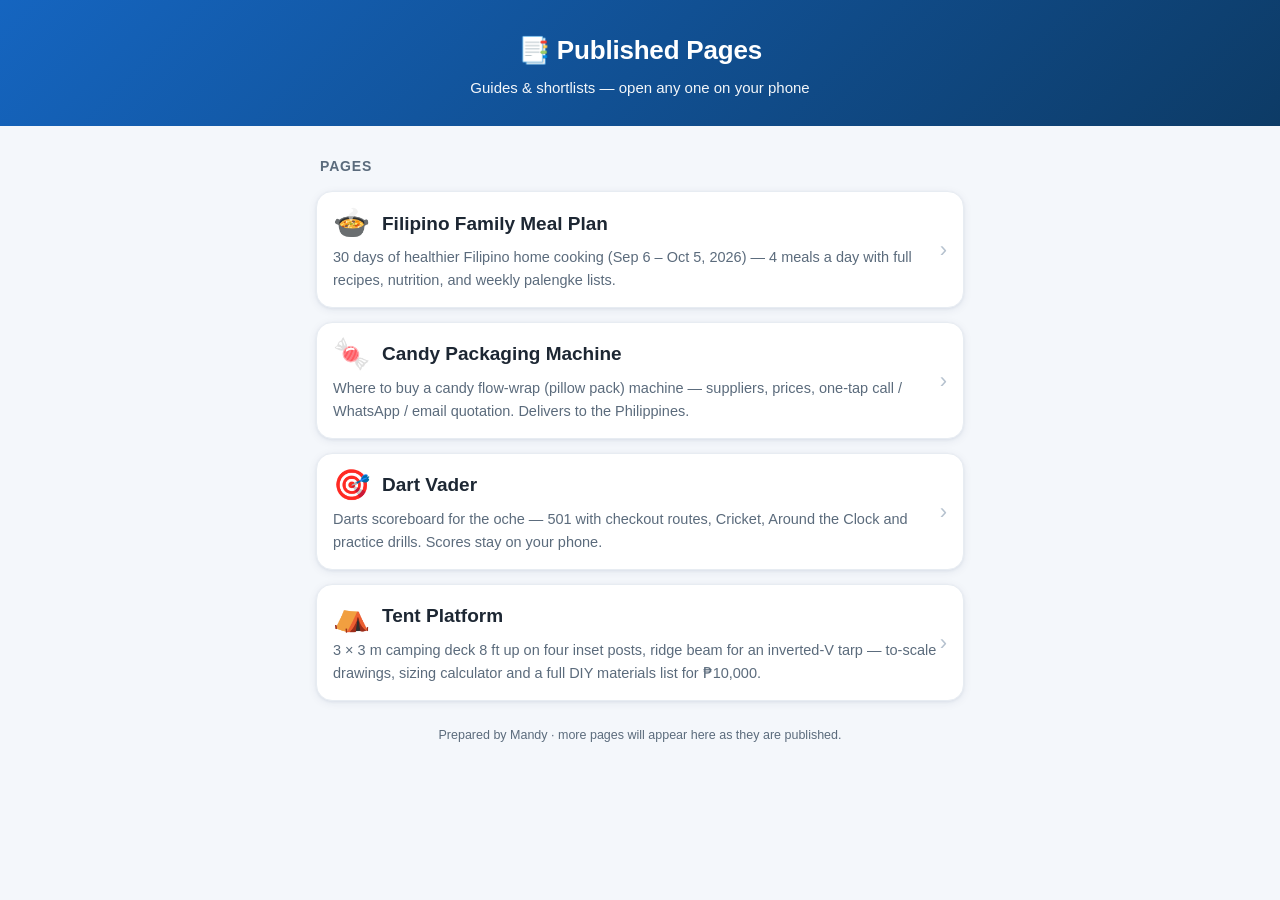
<file: index.html>
<!DOCTYPE html>
<html lang="en">
<head>
<meta charset="utf-8">
<meta name="viewport" content="width=device-width, initial-scale=1, viewport-fit=cover">
<title>Published Pages</title>
<meta name="description" content="A hub of published pages, guides, and shortlists.">
<style>
  :root{
    --ink:#1d2733; --muted:#5b6b7c; --line:#e7ecf2; --bg:#f4f7fb;
    --card:#fff; --brand:#1565c0; --brand2:#0d3b66;
    --shadow:0 2px 10px rgba(20,40,80,.07), 0 1px 3px rgba(20,40,80,.06);
  }
  *{box-sizing:border-box}
  html{-webkit-text-size-adjust:100%}
  body{margin:0; background:var(--bg); color:var(--ink);
    font:17px/1.55 -apple-system,BlinkMacSystemFont,"Segoe UI",Roboto,Helvetica,Arial,sans-serif;
    padding:0 0 env(safe-area-inset-bottom)}
  header.hero{background:linear-gradient(135deg,var(--brand),var(--brand2)); color:#fff;
    padding:30px 18px 26px; text-align:center}
  .hero h1{margin:0 0 6px; font-size:26px; font-weight:800; letter-spacing:-.2px}
  .hero p{margin:0; opacity:.95; font-size:15px}
  .wrap{max-width:680px; margin:0 auto; padding:22px 16px 56px}
  h2{font-size:14px; letter-spacing:.06em; text-transform:uppercase; color:var(--muted); margin:8px 4px 14px; font-weight:700}
  a.tile{display:block; text-decoration:none; color:inherit; background:var(--card);
    border:1px solid var(--line); border-radius:16px; box-shadow:var(--shadow);
    padding:16px 16px; margin:0 0 14px; position:relative}
  a.tile:active{transform:translateY(1px)}
  .tile .t-top{display:flex; align-items:center; gap:12px}
  .emoji{font-size:30px; line-height:1; flex:0 0 auto}
  .t-title{font-size:19px; font-weight:800; margin:0}
  .t-desc{color:var(--muted); font-size:14.5px; margin:8px 0 0}
  .arrow{position:absolute; right:16px; top:50%; transform:translateY(-50%); color:#b6c2cf; font-size:22px}
  footer{margin-top:24px; text-align:center; color:var(--muted); font-size:12.5px; line-height:1.6}
</style>
</head>
<body>
<header class="hero">
  <h1>📑 Published Pages</h1>
  <p>Guides &amp; shortlists — open any one on your phone</p>
</header>
<div class="wrap">
  <h2>Pages</h2>

  <a class="tile" href="meal-plan/">
    <div class="t-top">
      <span class="emoji">🍲</span>
      <h3 class="t-title">Filipino Family Meal Plan</h3>
    </div>
    <p class="t-desc">30 days of healthier Filipino home cooking (Sep 6 – Oct 5, 2026) — 4 meals a day with full recipes, nutrition, and weekly palengke lists.</p>
    <span class="arrow">›</span>
  </a>

  <a class="tile" href="candy-packing-machine/">
    <div class="t-top">
      <span class="emoji">🍬</span>
      <h3 class="t-title">Candy Packaging Machine</h3>
    </div>
    <p class="t-desc">Where to buy a candy flow-wrap (pillow pack) machine — suppliers, prices, one-tap call / WhatsApp / email quotation. Delivers to the Philippines.</p>
    <span class="arrow">›</span>
  </a>

  <a class="tile" href="dart-vader/">
    <div class="t-top">
      <span class="emoji">🎯</span>
      <h3 class="t-title">Dart Vader</h3>
    </div>
    <p class="t-desc">Darts scoreboard for the oche — 501 with checkout routes, Cricket, Around the Clock and practice drills. Scores stay on your phone.</p>
    <span class="arrow">›</span>
  </a>

  <a class="tile" href="tent-platform/">
    <div class="t-top">
      <span class="emoji">⛺</span>
      <h3 class="t-title">Tent Platform</h3>
    </div>
    <p class="t-desc">3 × 3 m camping deck 8 ft up on four inset posts, ridge beam for an inverted-V tarp — to-scale drawings, sizing calculator and a full DIY materials list for ₱10,000.</p>
    <span class="arrow">›</span>
  </a>

  <footer>
    Prepared by Mandy · more pages will appear here as they are published.
  </footer>
</div>
</body>
</html>
</file>
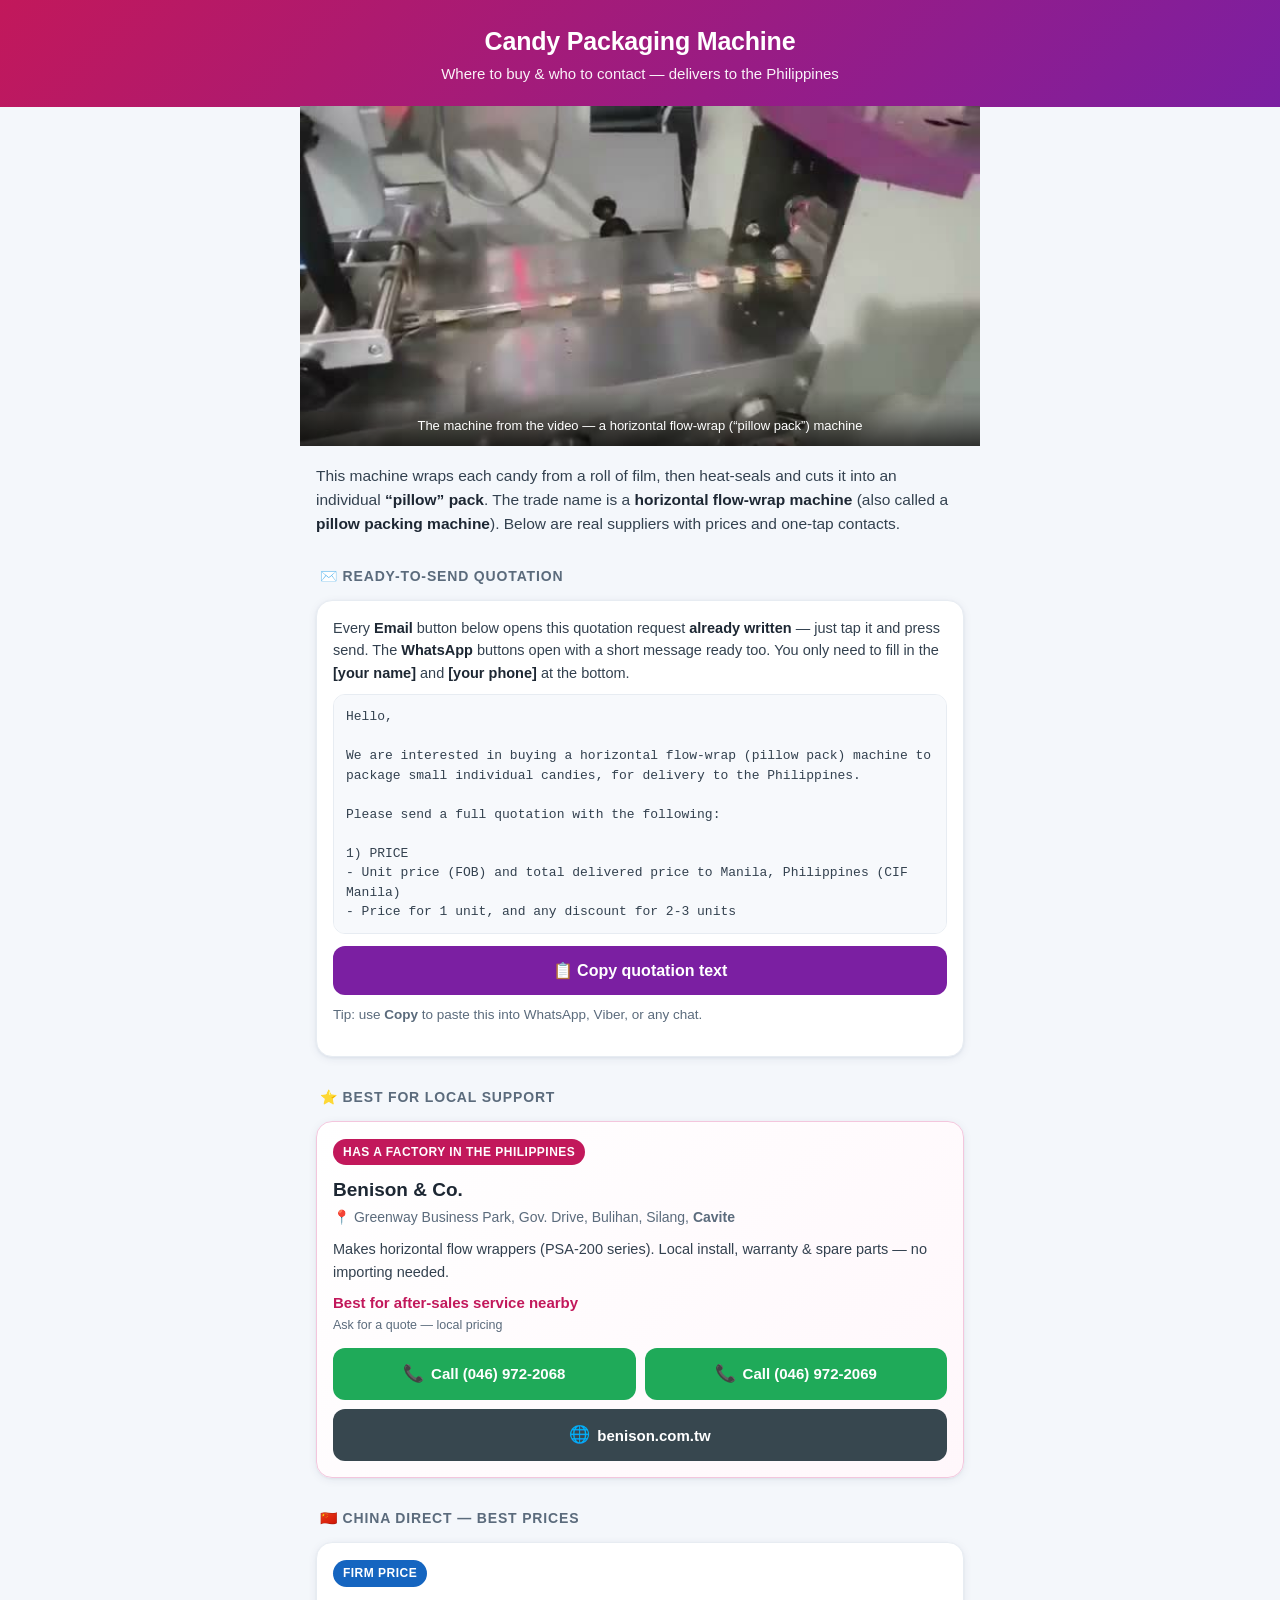
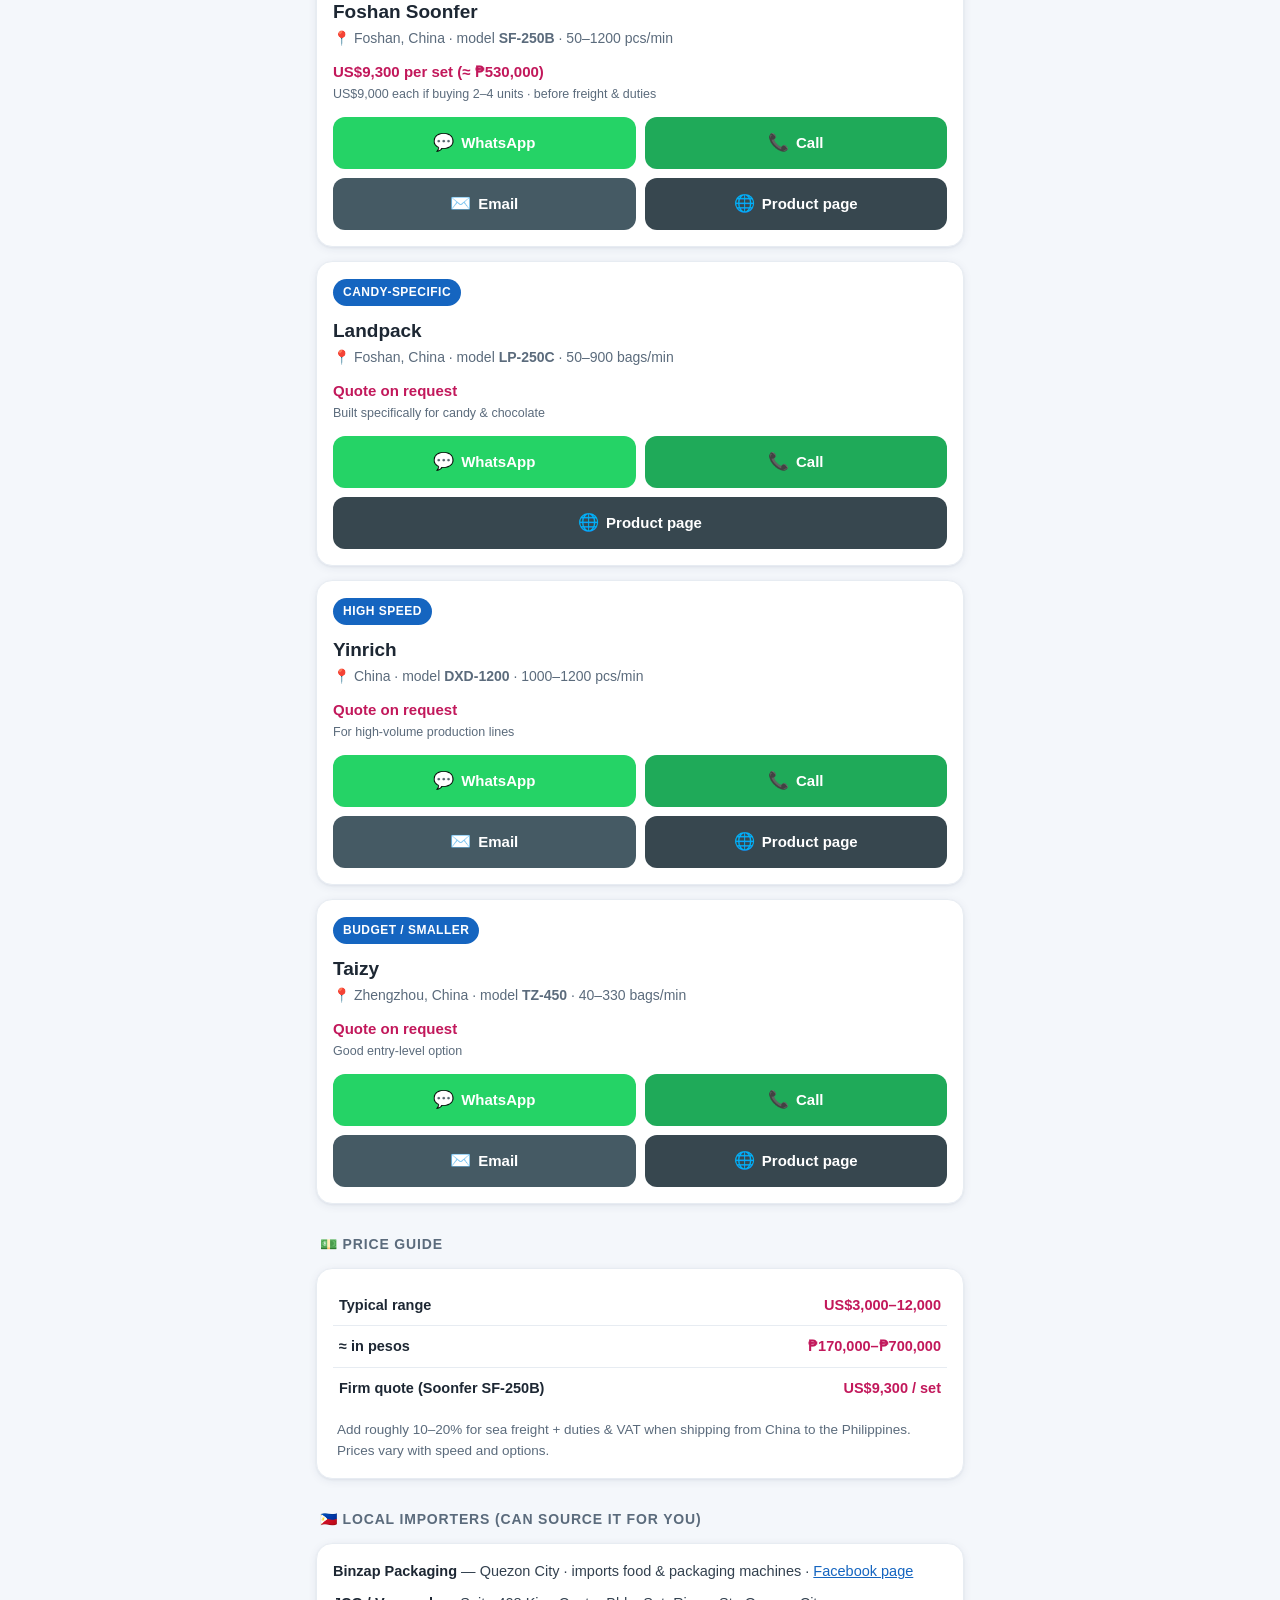
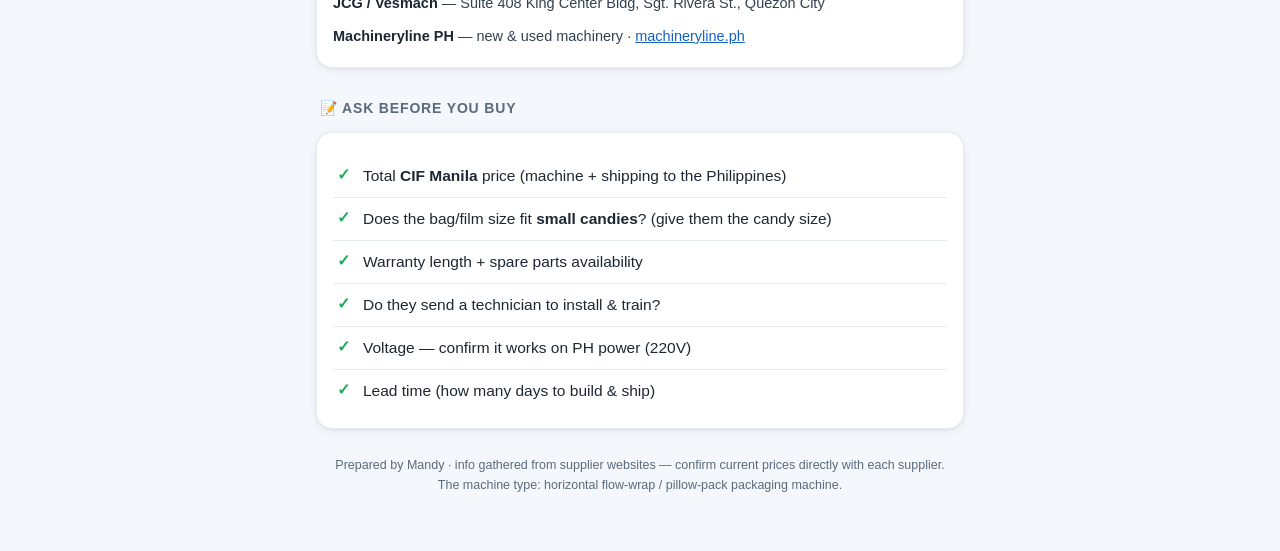
<file: candy-packing-machine/index.html>
<!DOCTYPE html>
<html lang="en">
<head>
<meta charset="utf-8">
<meta name="viewport" content="width=device-width, initial-scale=1, viewport-fit=cover">
<title>Candy Packaging Machine — Where to Buy</title>
<meta name="description" content="Where to buy a candy flow-wrap (pillow pack) machine — suppliers, prices, and contacts that deliver to the Philippines.">
<style>
  :root{
    --ink:#1d2733; --muted:#5b6b7c; --line:#e7ecf2; --bg:#f4f7fb;
    --card:#ffffff; --brand:#c2185b; --brand2:#7b1fa2;
    --green:#1faa59; --wa:#25d366; --blue:#1565c0;
    --shadow:0 2px 10px rgba(20,40,80,.07), 0 1px 3px rgba(20,40,80,.06);
  }
  *{box-sizing:border-box}
  html{-webkit-text-size-adjust:100%}
  body{
    margin:0; background:var(--bg); color:var(--ink);
    font:17px/1.55 -apple-system,BlinkMacSystemFont,"Segoe UI",Roboto,Helvetica,Arial,sans-serif;
    padding:0 0 env(safe-area-inset-bottom);
  }
  .wrap{max-width:680px; margin:0 auto; padding:0 16px 56px}
  header.hero{
    background:linear-gradient(135deg,var(--brand),var(--brand2));
    color:#fff; padding:26px 18px 22px; text-align:center;
  }
  .hero h1{margin:0 0 6px; font-size:25px; line-height:1.2; font-weight:800; letter-spacing:-.2px}
  .hero p{margin:0; opacity:.95; font-size:15px}
  .photo{
    max-width:680px; margin:-1px auto 0; display:block; position:relative;
  }
  .photo img{width:100%; display:block}
  .photo .cap{
    position:absolute; left:0; right:0; bottom:0;
    background:linear-gradient(transparent,rgba(0,0,0,.72));
    color:#fff; font-size:13px; padding:26px 14px 10px; text-align:center;
  }
  h2{font-size:14px; letter-spacing:.06em; text-transform:uppercase; color:var(--muted); margin:30px 4px 12px; font-weight:700}
  .card{
    background:var(--card); border:1px solid var(--line); border-radius:16px;
    box-shadow:var(--shadow); padding:16px; margin:0 0 14px;
  }
  .intro{margin-top:18px; font-size:15.5px; color:#33414f}
  .intro b{color:var(--ink)}
  .pick{
    background:linear-gradient(135deg,#fff,#fff7fb);
    border:1.5px solid #f3c6dd;
  }
  .pill{
    display:inline-block; font-size:12px; font-weight:800; letter-spacing:.04em;
    padding:4px 10px; border-radius:999px; color:#fff; margin-bottom:8px;
  }
  .pill.best{background:var(--brand)}
  .pill.ph{background:var(--green)}
  .pill.cn{background:var(--blue)}
  .sup-name{font-size:19px; font-weight:800; margin:2px 0 2px}
  .loc{color:var(--muted); font-size:14px; margin:0 0 10px}
  .spec{font-size:14.5px; color:#33414f; margin:0 0 4px}
  .spec b{color:var(--ink)}
  .price{font-size:15px; font-weight:800; color:var(--brand); margin:8px 0 12px}
  .price small{display:block; font-weight:500; color:var(--muted); font-size:12.5px; margin-top:2px}
  .btns{display:flex; flex-wrap:wrap; gap:9px}
  .btn{
    flex:1 1 calc(50% - 9px); min-width:130px; text-align:center;
    text-decoration:none; font-weight:700; font-size:15px;
    padding:13px 10px; border-radius:12px; color:#fff; display:flex;
    align-items:center; justify-content:center; gap:7px;
  }
  .btn.call{background:var(--green)}
  .btn.wa{background:var(--wa)}
  .btn.mail{background:#455a64}
  .btn.web{background:#37474f}
  .btn.full{flex-basis:100%}
  .ico{font-size:17px}
  ul.ask{margin:6px 0 0; padding-left:0; list-style:none}
  ul.ask li{padding:9px 0 9px 30px; position:relative; border-bottom:1px solid var(--line); font-size:15.5px}
  ul.ask li:last-child{border-bottom:0}
  ul.ask li:before{content:"✓"; position:absolute; left:4px; top:8px; color:var(--green); font-weight:800}
  .quote .quotebox{white-space:pre-wrap; word-wrap:break-word; font:13px/1.5 ui-monospace,Menlo,Consolas,monospace; background:#f7f9fc; border:1px solid var(--line); border-radius:12px; padding:12px; margin:10px 0 12px; max-height:240px; overflow:auto; color:#33414f}
  button.btn{border:0; cursor:pointer; width:100%; font-family:inherit; -webkit-appearance:none; appearance:none}
  .btn.copy{background:var(--brand2); font-size:16px; padding:15px 10px}
  .tbl{width:100%; border-collapse:collapse; font-size:14.5px}
  .tbl td{padding:9px 6px; border-bottom:1px solid var(--line); vertical-align:top}
  .tbl tr:last-child td{border-bottom:0}
  .tbl td:first-child{font-weight:700; white-space:nowrap}
  .tbl td:last-child{text-align:right; color:var(--brand); font-weight:700; white-space:nowrap}
  .note{font-size:13.5px; color:var(--muted)}
  footer{margin-top:26px; text-align:center; color:var(--muted); font-size:12.5px; line-height:1.6}
  a.plain{color:var(--blue)}
</style>
</head>
<body>

<header class="hero">
  <h1>Candy Packaging Machine</h1>
  <p>Where to buy &amp; who to contact — delivers to the Philippines</p>
</header>

<div class="photo">
  <img src="[data-uri]" alt="Candy flow-wrap (pillow pack) machine from the video">
  <div class="cap">The machine from the video — a horizontal flow-wrap (“pillow pack”) machine</div>
</div>

<div class="wrap">

  <p class="intro">This machine wraps each candy from a roll of film, then heat-seals and cuts it into an individual <b>“pillow” pack</b>. The trade name is a <b>horizontal flow-wrap machine</b> (also called a <b>pillow packing machine</b>). Below are real suppliers with prices and one-tap contacts.</p>

  <h2>✉️ Ready-to-send quotation</h2>
  <div class="card quote">
    <p class="spec">Every <b>Email</b> button below opens this quotation request <b>already written</b> — just tap it and press send. The <b>WhatsApp</b> buttons open with a short message ready too. You only need to fill in the <b>[your name]</b> and <b>[your phone]</b> at the bottom.</p>
    <pre id="quoteText" class="quotebox"></pre>
    <button id="copyBtn" class="btn copy">📋 Copy quotation text</button>
    <p class="note" style="margin-top:10px">Tip: use <b>Copy</b> to paste this into WhatsApp, Viber, or any chat.</p>
  </div>

  <h2>⭐ Best for local support</h2>
  <div class="card pick">
    <span class="pill best">HAS A FACTORY IN THE PHILIPPINES</span>
    <div class="sup-name">Benison &amp; Co.</div>
    <p class="loc">📍 Greenway Business Park, Gov. Drive, Bulihan, Silang, <b>Cavite</b></p>
    <p class="spec">Makes horizontal flow wrappers (PSA-200 series). Local install, warranty &amp; spare parts — no importing needed.</p>
    <div class="price">Best for after-sales service nearby<small>Ask for a quote — local pricing</small></div>
    <div class="btns">
      <a class="btn call" href="tel:+63469722068"><span class="ico">📞</span>Call (046) 972-2068</a>
      <a class="btn call" href="tel:+63469722069"><span class="ico">📞</span>Call (046) 972-2069</a>
      <a class="btn web full" href="https://www.benison.com.tw" target="_blank" rel="noopener"><span class="ico">🌐</span>benison.com.tw</a>
    </div>
  </div>

  <h2>🇨🇳 China direct — best prices</h2>

  <div class="card">
    <span class="pill cn">FIRM PRICE</span>
    <div class="sup-name">Foshan Soonfer</div>
    <p class="loc">📍 Foshan, China · model <b>SF-250B</b> · 50–1200 pcs/min</p>
    <div class="price">US$9,300 per set (≈ ₱530,000)<small>US$9,000 each if buying 2–4 units · before freight &amp; duties</small></div>
    <div class="btns">
      <a class="btn wa" href="https://wa.me/8613266347573" target="_blank" rel="noopener"><span class="ico">💬</span>WhatsApp</a>
      <a class="btn call" href="tel:+8613266347573"><span class="ico">📞</span>Call</a>
      <a class="btn mail" href="mailto:info@soonfermachinery.com"><span class="ico">✉️</span>Email</a>
      <a class="btn web" href="https://www.soonferpacking.com/automatic-horizontal-hard-candy-pouch-pillow-packing-machine_p3.html" target="_blank" rel="noopener"><span class="ico">🌐</span>Product page</a>
    </div>
  </div>

  <div class="card">
    <span class="pill cn">CANDY-SPECIFIC</span>
    <div class="sup-name">Landpack</div>
    <p class="loc">📍 Foshan, China · model <b>LP-250C</b> · 50–900 bags/min</p>
    <div class="price">Quote on request<small>Built specifically for candy &amp; chocolate</small></div>
    <div class="btns">
      <a class="btn wa" href="https://wa.me/8618688215960" target="_blank" rel="noopener"><span class="ico">💬</span>WhatsApp</a>
      <a class="btn call" href="tel:+8618688215960"><span class="ico">📞</span>Call</a>
      <a class="btn web full" href="https://www.landpacking.com/product/up-paper-flow-pack-machine/automatic-candy-pillow-pack-machine-lp-250c.html" target="_blank" rel="noopener"><span class="ico">🌐</span>Product page</a>
    </div>
  </div>

  <div class="card">
    <span class="pill cn">HIGH SPEED</span>
    <div class="sup-name">Yinrich</div>
    <p class="loc">📍 China · model <b>DXD-1200</b> · 1000–1200 pcs/min</p>
    <div class="price">Quote on request<small>For high-volume production lines</small></div>
    <div class="btns">
      <a class="btn wa" href="https://wa.me/8613801127507" target="_blank" rel="noopener"><span class="ico">💬</span>WhatsApp</a>
      <a class="btn call" href="tel:+8613801127507"><span class="ico">📞</span>Call</a>
      <a class="btn mail" href="mailto:sales@yinrich.com"><span class="ico">✉️</span>Email</a>
      <a class="btn web" href="https://www.yinrich.com/high-speed-pillow-type-candy-packing-machine" target="_blank" rel="noopener"><span class="ico">🌐</span>Product page</a>
    </div>
  </div>

  <div class="card">
    <span class="pill cn">BUDGET / SMALLER</span>
    <div class="sup-name">Taizy</div>
    <p class="loc">📍 Zhengzhou, China · model <b>TZ-450</b> · 40–330 bags/min</p>
    <div class="price">Quote on request<small>Good entry-level option</small></div>
    <div class="btns">
      <a class="btn wa" href="https://wa.me/8615838192276" target="_blank" rel="noopener"><span class="ico">💬</span>WhatsApp</a>
      <a class="btn call" href="tel:+8615838192276"><span class="ico">📞</span>Call</a>
      <a class="btn mail" href="mailto:info@taizypackaging.com"><span class="ico">✉️</span>Email</a>
      <a class="btn web" href="https://taizypackaging.com/candy-packing-machine/" target="_blank" rel="noopener"><span class="ico">🌐</span>Product page</a>
    </div>
  </div>

  <h2>💵 Price guide</h2>
  <div class="card">
    <table class="tbl">
      <tr><td>Typical range</td><td>US$3,000–12,000</td></tr>
      <tr><td>≈ in pesos</td><td>₱170,000–₱700,000</td></tr>
      <tr><td>Firm quote (Soonfer SF-250B)</td><td>US$9,300 / set</td></tr>
    </table>
    <p class="note" style="margin:12px 4px 0">Add roughly 10–20% for sea freight + duties &amp; VAT when shipping from China to the Philippines. Prices vary with speed and options.</p>
  </div>

  <h2>🇵🇭 Local importers (can source it for you)</h2>
  <div class="card">
    <p class="spec"><b>Binzap Packaging</b> — Quezon City · imports food &amp; packaging machines · <a class="plain" href="https://www.facebook.com/binzappackaging/" target="_blank" rel="noopener">Facebook page</a></p>
    <p class="spec" style="margin-top:10px"><b>JCG / Vesmach</b> — Suite 408 King Center Bldg, Sgt. Rivera St., Quezon City</p>
    <p class="spec" style="margin-top:10px"><b>Machineryline PH</b> — new &amp; used machinery · <a class="plain" href="https://machineryline.ph/-/packaging-machinery--c2436" target="_blank" rel="noopener">machineryline.ph</a></p>
  </div>

  <h2>📝 Ask before you buy</h2>
  <div class="card">
    <ul class="ask">
      <li>Total <b>CIF Manila</b> price (machine + shipping to the Philippines)</li>
      <li>Does the bag/film size fit <b>small candies</b>? (give them the candy size)</li>
      <li>Warranty length + spare parts availability</li>
      <li>Do they send a technician to install &amp; train?</li>
      <li>Voltage — confirm it works on PH power (220V)</li>
      <li>Lead time (how many days to build &amp; ship)</li>
    </ul>
  </div>

  <footer>
    Prepared by Mandy · info gathered from supplier websites — confirm current prices directly with each supplier.<br>
    The machine type: horizontal flow-wrap / pillow-pack packaging machine.
  </footer>

</div>

<script>
(function(){
  var SUBJECT = "Quotation Request — Candy Flow-Wrap (Pillow Pack) Machine";
  var BODY = [
    "Hello,",
    "",
    "We are interested in buying a horizontal flow-wrap (pillow pack) machine to package small individual candies, for delivery to the Philippines.",
    "",
    "Please send a full quotation with the following:",
    "",
    "1) PRICE",
    "- Unit price (FOB) and total delivered price to Manila, Philippines (CIF Manila)",
    "- Price for 1 unit, and any discount for 2-3 units",
    "",
    "2) THE MACHINE",
    "- Model offered and packing speed (pieces/min)",
    "- Minimum and maximum bag/film size - please confirm it can wrap SMALL candies",
    "- Power requirement (we use 220V / 60Hz - please confirm compatibility)",
    "",
    "3) DELIVERY",
    "- Shipping method and estimated freight cost to Manila",
    "- Production lead time and total delivery time",
    "- Are duties / taxes included or separate?",
    "",
    "4) AFTER-SALES",
    "- Warranty period",
    "- Spare parts availability",
    "- Do you send a technician for installation and operator training? Any cost?",
    "",
    "5) PAYMENT & CONTACT",
    "- Payment terms and accepted methods",
    "- Best contact person, phone / WhatsApp, and email",
    "",
    "If possible, please also send photos or a video of the machine and a sample pack.",
    "",
    "Thank you - we look forward to your quotation.",
    "",
    "Best regards,",
    "[your name]",
    "[your phone]",
    "Philippines"
  ].join("\n");
  var WA = "Hello, we want to buy a candy flow-wrap (pillow pack) machine, delivered to the Philippines. Please send your quotation: model & speed, total price to Manila (CIF), bag size for small candy, 220V compatibility, warranty, spare parts, installation & training, lead time, and payment terms. Thank you!";

  var box = document.getElementById("quoteText");
  if (box) box.textContent = BODY;

  document.querySelectorAll("a.btn.mail").forEach(function(a){
    var addr = a.getAttribute("href").replace(/^mailto:/,"").split("?")[0];
    a.setAttribute("href","mailto:"+addr+"?subject="+encodeURIComponent(SUBJECT)+"&body="+encodeURIComponent(BODY));
  });
  document.querySelectorAll("a.btn.wa").forEach(function(a){
    var base = a.getAttribute("href").split("?")[0];
    a.setAttribute("href", base+"?text="+encodeURIComponent(WA));
  });

  var cp = document.getElementById("copyBtn");
  if (cp) cp.addEventListener("click", function(){
    function done(){ cp.textContent="✅ Copied!"; setTimeout(function(){ cp.textContent="📋 Copy quotation text"; },2500); }
    if (navigator.clipboard && navigator.clipboard.writeText){
      navigator.clipboard.writeText(BODY).then(done).catch(fallback);
    } else { fallback(); }
    function fallback(){
      try{
        var r=document.createRange(); r.selectNodeContents(box);
        var s=window.getSelection(); s.removeAllRanges(); s.addRange(r);
        document.execCommand("copy"); s.removeAllRanges(); done();
      }catch(e){ cp.textContent="Select the text above and copy"; }
    }
  });
})();
</script>
</body>
</html>
</file>
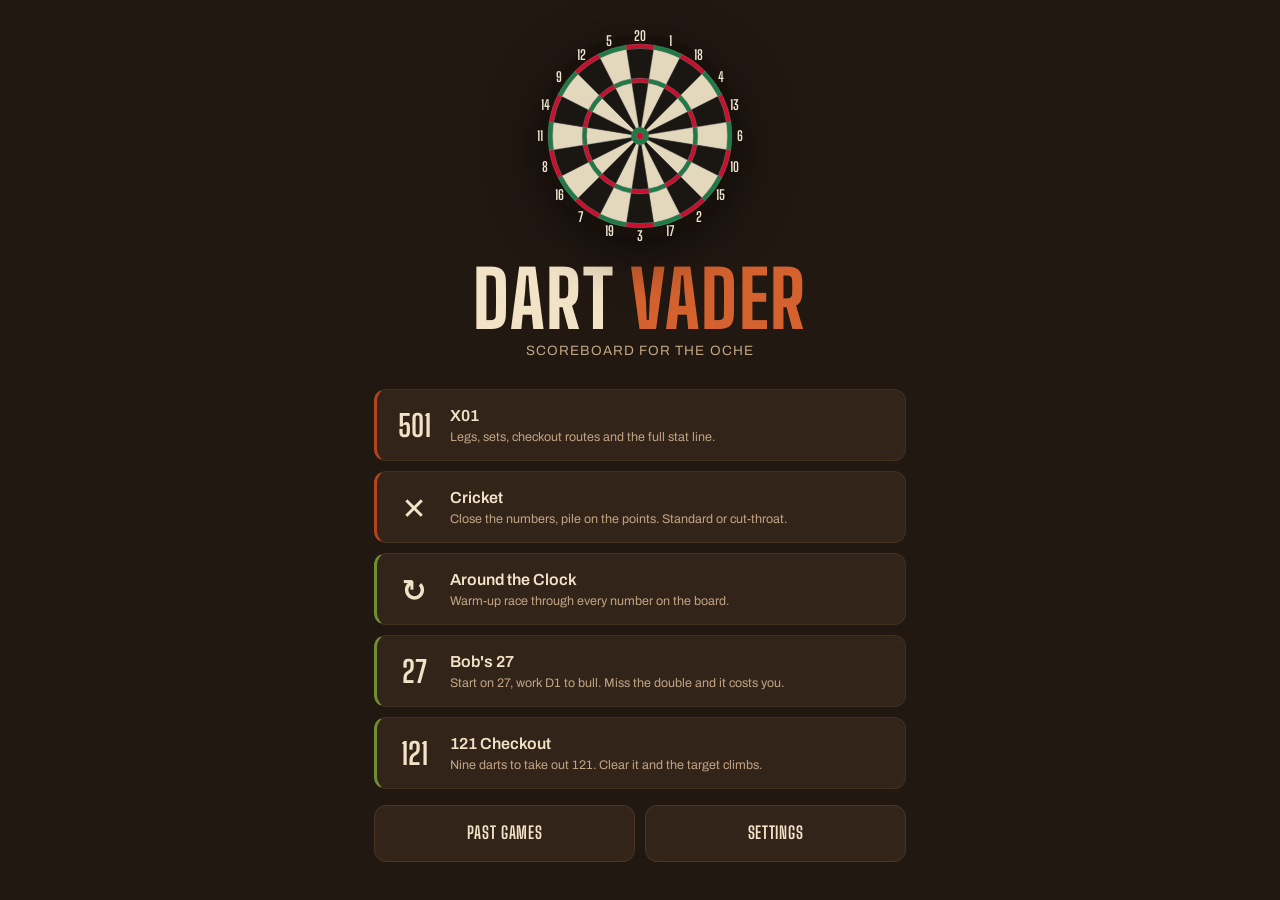
<file: dart-vader/index.html>
<!DOCTYPE html>
<html lang="en">
<head>
<meta charset="utf-8">
<meta name="viewport" content="width=device-width, initial-scale=1, viewport-fit=cover">
<meta name="theme-color" content="#221812">
<meta name="description" content="Dart Vader — a fast darts scoreboard for X01, Cricket, Around the Clock and practice. Works offline, keeps your stats on the device.">
<title>Dart Vader</title>
<link rel="icon" href="data:image/svg+xml,<svg xmlns=%22http://www.w3.org/2000/svg%22 viewBox=%220 0 100 100%22><text y=%22.9em%22 font-size=%2290%22>🎯</text></svg>">
<link rel="apple-touch-icon" href="apple-touch-icon.png">
<link rel="manifest" href="manifest.json">
<meta name="apple-mobile-web-app-capable" content="yes">
<meta name="mobile-web-app-capable" content="yes">
<meta name="apple-mobile-web-app-status-bar-style" content="black-translucent">
<link rel="preconnect" href="https://fonts.googleapis.com">
<link rel="preconnect" href="https://fonts.gstatic.com" crossorigin>
<link href="https://fonts.googleapis.com/css2?family=Big+Shoulders+Display:wght@400;600;700;800&family=Archivo:wght@400;500;600;700&display=swap" rel="stylesheet">
<style>
/* ---------------------------------------------------------------------------
   Dart Vader — palette taken off the board itself: sisal black, cream sectors,
   the red and green of the double/treble beds, and the steel of the spider.
--------------------------------------------------------------------------- */
:root{
  --slate:#221812;      /* roasted brown ground */
  --slate-2:#2A1D14;
  --panel:#33241A;
  --panel-2:#402D1E;
  --bone:#F2E2C6;       /* toasted sesame bun — stands in for white everywhere */
  --dim:#C0A483;
  --faint:#8C7157;
  --wire:#7A6144;
  --red:#B4431F;        /* seared — active player, primary actions */
  --red-hot:#D4622F;
  --green:#6F8F33;      /* relish — a live checkout, confirmations */
  --green-hot:#8AAE45;
  --shadow:0 10px 30px rgba(0,0,0,.45);
  --disp:'Big Shoulders Display','Haettenschweiler','Arial Narrow',system-ui,sans-serif;
  --ui:'Archivo',system-ui,-apple-system,'Segoe UI',Roboto,sans-serif;
  --dock-h:auto;
}
*{box-sizing:border-box;-webkit-tap-highlight-color:transparent}
html,body{height:100%}
body{
  margin:0;background:var(--slate);color:var(--bone);
  font-family:var(--ui);font-size:15px;line-height:1.45;
  overscroll-behavior:none;-webkit-user-select:none;user-select:none;
  padding-top:env(safe-area-inset-top);
}
button{font:inherit;color:inherit;background:none;border:0;cursor:pointer;font-family:var(--ui)}
input,select{font:inherit;font-family:var(--ui)}
.num{font-family:var(--disp);font-variant-numeric:tabular-nums;letter-spacing:.01em}
.hide{display:none !important}

/* ---- app frame ---- */
#app{display:flex;flex-direction:column;min-height:100dvh}
.bar{display:flex;align-items:center;gap:10px;padding:10px 14px;border-bottom:1px solid #3B2A1C;background:var(--slate);position:sticky;top:0;z-index:20}
.bar .title{font-family:var(--disp);font-size:23px;font-weight:700;letter-spacing:.04em;text-transform:uppercase;flex:1;min-width:0;white-space:nowrap;overflow:hidden;text-overflow:ellipsis}
.bar .sub{font-size:12px;color:var(--dim);font-family:var(--ui);letter-spacing:0;text-transform:none;font-weight:400}
.icon-btn{width:38px;height:38px;border-radius:10px;display:grid;place-items:center;background:var(--panel);color:var(--bone);font-size:17px;flex:0 0 auto}
.icon-btn:active{background:var(--panel-2)}
.view{flex:1;display:flex;flex-direction:column;min-height:0}
.pad{padding:16px 14px}
.scroll{overflow-y:auto;-webkit-overflow-scrolling:touch}

/* ---- home ---- */
.hero{position:relative;padding:26px 14px 10px;text-align:center}
.hero .board-wrap{width:min(58vw,220px);margin:0 auto 14px;filter:drop-shadow(0 14px 26px rgba(0,0,0,.6))}
.hero h1{font-family:var(--disp);font-size:clamp(46px,15vw,78px);font-weight:800;line-height:.86;margin:0;text-transform:uppercase;letter-spacing:.02em}
.hero h1 .v{color:var(--red-hot)}
.hero .tag{margin:8px 0 0;color:var(--dim);font-size:13.5px;letter-spacing:.08em;text-transform:uppercase}
.modes{display:grid;gap:10px;padding:18px 14px 26px;max-width:560px;margin:0 auto;width:100%}
.mode{display:flex;align-items:center;gap:14px;background:var(--panel);border:1px solid #43301F;border-left:3px solid var(--red);border-radius:12px;padding:14px 15px;text-align:left}
.mode:active{background:var(--panel-2)}
.mode.alt{border-left-color:var(--green)}
.mode .m-n{font-family:var(--disp);font-size:30px;font-weight:700;color:var(--bone);width:44px;flex:0 0 auto;text-align:center;line-height:1}
.mode .m-t{font-weight:600;font-size:16px}
.mode .m-d{color:var(--dim);font-size:12.5px;line-height:1.35;margin-top:2px}
.resume{background:linear-gradient(180deg,#3A2818,#33241A);border:1px solid var(--red);border-left-width:3px}
.resume .m-n{color:var(--red-hot)}

/* ---- generic pieces ---- */
.card{background:var(--panel);border:1px solid #43301F;border-radius:12px;padding:14px}
.h2{font-family:var(--disp);font-size:19px;font-weight:700;text-transform:uppercase;letter-spacing:.06em;color:var(--dim);margin:22px 0 10px}
.h2:first-child{margin-top:0}
.row{display:flex;align-items:center;gap:10px}
.spread{display:flex;align-items:center;justify-content:space-between;gap:10px}
.seg{display:flex;background:var(--panel);border-radius:10px;padding:3px;gap:3px;overflow:auto}
.seg button{flex:1;padding:9px 10px;border-radius:8px;font-size:14px;font-weight:600;color:var(--dim);white-space:nowrap}
.seg button.on{background:var(--bone);color:#2B1D13}
.field{margin:0 0 14px}
.field > label{display:block;font-size:12px;text-transform:uppercase;letter-spacing:.09em;color:var(--dim);margin:0 0 7px;font-weight:600}
.btn{display:block;width:100%;padding:15px;border-radius:12px;background:var(--red);color:#fff;font-weight:700;font-size:17px;letter-spacing:.04em;text-transform:uppercase;font-family:var(--disp)}
.btn:active{background:var(--red-hot)}
.btn.ghost{background:var(--panel);color:var(--bone);border:1px solid #4C3724}
.btn.go{background:var(--green)}
.btn.go:active{background:var(--green-hot)}
.chip{padding:7px 11px;border-radius:999px;background:var(--panel);font-size:13px;color:var(--dim)}
.plr-row{display:flex;align-items:center;gap:8px;margin:0 0 8px}
.plr-row input{flex:1;background:var(--slate-2);border:1px solid #4C3724;color:var(--bone);border-radius:10px;padding:12px;font-size:16px}
.plr-row .dot{width:10px;height:10px;border-radius:50%;flex:0 0 auto}
.plr-row .x{width:38px;height:38px;border-radius:10px;background:var(--panel);color:var(--dim);flex:0 0 auto}
.toggle{display:flex;align-items:center;justify-content:space-between;padding:12px 0;border-bottom:1px solid #3B2A1C}
.toggle:last-child{border-bottom:0}
.toggle .t-t{font-size:15px}
.toggle .t-d{color:var(--dim);font-size:12px}
.sw{width:50px;height:30px;border-radius:999px;background:#4C3724;position:relative;flex:0 0 auto;transition:background .15s}
.sw::after{content:"";position:absolute;top:3px;left:3px;width:24px;height:24px;border-radius:50%;background:var(--bone);transition:transform .15s}
.sw.on{background:var(--green)}
.sw.on::after{transform:translateX(20px)}

/* ---- match: the chalk board ---- */
.board-head{display:flex;align-items:stretch;border-bottom:1px solid #43301F;background:var(--slate)}
.pl{flex:1;min-width:0;padding:12px 10px 11px;text-align:center;position:relative;border-right:1px solid #3B2A1C}
.pl:last-child{border-right:0}
.pl.active{background:linear-gradient(180deg,rgba(180,67,31,.26),rgba(180,67,31,0) 72%)}
.pl.active::before{content:"";position:absolute;left:0;right:0;top:0;height:3px;background:var(--red)}
.pl .nm{font-size:12.5px;font-weight:600;letter-spacing:.04em;color:var(--dim);white-space:nowrap;overflow:hidden;text-overflow:ellipsis}
.pl.active .nm{color:var(--bone)}
.pl .sc{font-family:var(--disp);font-weight:800;line-height:.9;font-variant-numeric:tabular-nums;font-size:clamp(46px,17vw,86px);margin:1px 0 0}
.pl.active.on-fin .sc{color:var(--green-hot)}
.pl .meta{display:flex;justify-content:center;gap:9px;font-size:11.5px;color:var(--dim);margin-top:3px;flex-wrap:wrap}
.pl .meta b{color:var(--bone);font-weight:600}
.pips{display:flex;gap:3px;justify-content:center;margin-top:5px}
.pip{width:15px;height:4px;border-radius:2px;background:#4C3724}
.pip.won{background:var(--bone)}
.darts{display:flex;gap:3px;justify-content:center;margin-top:5px;height:10px}
.darts i{width:8px;height:8px;border-radius:50%;background:#4C3724;display:block}
.darts i.used{background:var(--red-hot)}

.checkout{padding:9px 12px;text-align:center;border-bottom:1px solid #43301F;background:var(--slate-2);min-height:44px;display:flex;align-items:center;justify-content:center;gap:9px;flex-wrap:wrap}
.checkout .lbl{font-size:11px;letter-spacing:.12em;text-transform:uppercase;color:var(--faint)}
.checkout .route{display:flex;gap:6px}
.dart-chip{font-family:var(--disp);font-size:20px;font-weight:700;padding:2px 9px;border-radius:7px;background:var(--panel-2);border:1px solid #4C3724;letter-spacing:.03em}
.dart-chip.t{color:#fff;background:var(--red);border-color:var(--red)}
.dart-chip.d{color:#fff;background:var(--green);border-color:var(--green)}
.checkout .warn{color:var(--dim);font-size:12.5px}

.log{flex:1;overflow-y:auto;padding:6px 0 10px;min-height:60px}
.log-row{display:flex;align-items:center;padding:6px 12px;gap:8px;font-size:14px}
.log-row .lg-n{color:var(--faint);font-size:11px;width:22px;flex:0 0 auto;font-variant-numeric:tabular-nums}
.log-row .lg-c{flex:1;text-align:center;font-variant-numeric:tabular-nums;color:var(--dim)}
.log-row .lg-c b{font-family:var(--disp);font-size:19px;font-weight:700;color:var(--bone);margin-right:6px}
.log-row .lg-c.bust b{color:var(--red-hot);text-decoration:line-through}
.log-row .lg-c small{font-size:11px;color:var(--faint)}
.log-head{display:flex;padding:4px 12px;font-size:10.5px;letter-spacing:.1em;text-transform:uppercase;color:var(--faint);border-bottom:1px solid #38271A;position:sticky;top:0;background:var(--slate)}
.log-head span{flex:1;text-align:center}
.log-head .lg-n{width:22px;flex:0 0 auto}

/* ---- input dock ---- */
.dock{border-top:1px solid #43301F;background:var(--slate-2);padding:8px 8px calc(8px + env(safe-area-inset-bottom));position:sticky;bottom:0;z-index:10}
.entry{display:flex;align-items:center;gap:10px;padding:0 4px 8px}
.entry .who{font-size:12px;color:var(--dim);flex:1;min-width:0;white-space:nowrap;overflow:hidden;text-overflow:ellipsis}
.entry .val{font-family:var(--disp);font-size:34px;font-weight:800;line-height:1;min-width:2.4ch;text-align:right;font-variant-numeric:tabular-nums}
.entry .val.empty{color:var(--faint)}
.quick{display:flex;gap:6px;overflow-x:auto;padding:0 4px 8px;scrollbar-width:none}
.quick::-webkit-scrollbar{display:none}
.quick button{flex:0 0 auto;padding:7px 13px;border-radius:999px;background:var(--panel);font-family:var(--disp);font-size:19px;font-weight:700;color:var(--bone);border:1px solid #4C3724}
.quick button:active{background:var(--panel-2)}
.keys{display:grid;grid-template-columns:repeat(4,1fr);gap:6px}
.keys button{height:56px;border-radius:11px;background:var(--panel);font-family:var(--disp);font-size:27px;font-weight:700;display:grid;place-items:center;border:1px solid #43301F}
.keys button:active{background:var(--panel-2)}
.keys button.fn{font-family:var(--ui);font-size:14px;font-weight:600;color:var(--dim)}
.keys button.ok{background:var(--green);color:#fff;font-family:var(--disp);font-size:22px;letter-spacing:.05em;border-color:var(--green)}
.keys button.ok:active{background:var(--green-hot)}
.keys button.ok.off{background:var(--panel);color:var(--faint);border-color:#43301F}
.keys button.wide{grid-column:span 2}

/* ---- svg board input ---- */
.boardpad{padding:6px 8px 8px;display:flex;flex-direction:column;align-items:center;gap:8px}
.boardpad svg{width:min(86vw,360px);height:auto;max-height:42dvh;touch-action:manipulation}
.seg-hit{cursor:pointer}
.seg-hit:active{opacity:.55}
.thrown{display:flex;gap:6px;min-height:34px;align-items:center;justify-content:center;flex-wrap:wrap}

/* ---- toast / sheet ---- */
.toast{position:fixed;left:50%;transform:translateX(-50%);bottom:calc(84px + env(safe-area-inset-bottom));background:var(--bone);color:#2B1D13;padding:10px 16px;border-radius:999px;font-weight:600;font-size:14px;z-index:60;box-shadow:var(--shadow);pointer-events:none;animation:pop .18s ease-out}
@keyframes pop{from{opacity:0;transform:translate(-50%,8px)}to{opacity:1;transform:translate(-50%,0)}}
.sheet-bg{position:fixed;inset:0;background:rgba(20,12,7,.74);z-index:50;display:flex;align-items:flex-end;justify-content:center;animation:fade .15s}
@keyframes fade{from{opacity:0}to{opacity:1}}
.sheet{background:var(--slate-2);border-top:2px solid var(--red);border-radius:18px 18px 0 0;width:100%;max-width:560px;padding:18px 16px calc(18px + env(safe-area-inset-bottom));max-height:86dvh;overflow-y:auto;animation:up .2s ease-out}
@keyframes up{from{transform:translateY(20px)}to{transform:translateY(0)}}
.sheet h3{font-family:var(--disp);font-size:26px;font-weight:800;text-transform:uppercase;margin:0 0 4px;letter-spacing:.03em}
.sheet p{color:var(--dim);margin:0 0 16px;font-size:14px}
.pick{display:grid;grid-template-columns:repeat(3,1fr);gap:8px;margin-bottom:8px}
.pick button{padding:18px 0;border-radius:12px;background:var(--panel);font-family:var(--disp);font-size:30px;font-weight:700;border:1px solid #4C3724}
.pick button:active{background:var(--green);color:#fff}

/* ---- stats table ---- */
table.st{width:100%;border-collapse:collapse;font-size:14px}
table.st th,table.st td{padding:9px 8px;text-align:right;border-bottom:1px solid #3B2A1C;font-variant-numeric:tabular-nums}
table.st th{font-size:10.5px;text-transform:uppercase;letter-spacing:.08em;color:var(--faint);font-weight:600}
table.st th:first-child,table.st td:first-child{text-align:left}
table.st td.k{color:var(--dim)}
table.st td b{font-family:var(--disp);font-size:18px;font-weight:700}
.winner{text-align:center;padding:6px 0 18px}
.winner .w-l{font-size:12px;letter-spacing:.18em;text-transform:uppercase;color:var(--dim)}
.winner .w-n{font-family:var(--disp);font-size:clamp(38px,12vw,62px);font-weight:800;line-height:1;text-transform:uppercase;color:var(--bone);margin-top:2px}
.empty-note{color:var(--faint);font-size:13.5px;text-align:center;padding:24px 10px}
.hist{display:flex;justify-content:space-between;gap:10px;padding:11px 0;border-bottom:1px solid #3B2A1C;font-size:14px}
.hist .h-w{font-weight:600}
.hist .h-m{color:var(--faint);font-size:12px}
.hist .h-s{font-family:var(--disp);font-size:20px;font-weight:700;color:var(--dim)}

/* ---- cricket ---- */
.ck{width:100%;border-collapse:collapse;table-layout:fixed}
.ck th,.ck td{border-bottom:1px solid #3B2A1C;padding:0}
.ck .tgt{font-family:var(--disp);font-size:24px;font-weight:700;text-align:center;width:64px;color:var(--bone);background:var(--slate-2)}
.ck .mk{height:36px;text-align:center;position:relative}
.ck .mk.closed{background:rgba(111,143,51,.18)}
.ck .mk.dead{background:rgba(0,0,0,.28)}
.ck .marks{font-family:var(--disp);font-size:26px;color:var(--bone);letter-spacing:2px}
.ck .marks.dim{color:var(--faint)}
.ck thead th{padding:9px 4px;font-size:13px;font-weight:600;color:var(--dim);text-align:center}
.ck thead th.active{color:var(--bone)}
.ck thead th.active .cn{border-bottom:2px solid var(--red);padding-bottom:3px}
.ck tfoot td{padding:10px 4px;text-align:center;font-family:var(--disp);font-size:30px;font-weight:800}
.ck tfoot td.k{font-family:var(--ui);font-size:11px;text-transform:uppercase;letter-spacing:.08em;color:var(--faint);font-weight:600}

/* ---- practice ---- */
.big-stat{text-align:center;padding:16px 0 10px}
.big-stat .bs-l{font-size:11.5px;letter-spacing:.16em;text-transform:uppercase;color:var(--dim)}
.big-stat .bs-v{font-family:var(--disp);font-size:clamp(64px,22vw,120px);font-weight:800;line-height:.88;font-variant-numeric:tabular-nums}
.big-stat .bs-s{color:var(--dim);font-size:13.5px;margin-top:4px}
.target-ring{display:flex;align-items:center;justify-content:center;gap:12px;padding:6px 0 14px}
.target-ring .tr-box{border:2px solid var(--green);border-radius:14px;padding:8px 20px;font-family:var(--disp);font-size:40px;font-weight:800;line-height:1}
.hitrow{display:grid;grid-template-columns:repeat(4,1fr);gap:8px;padding:0 0 8px}
.hitrow button{padding:16px 0;border-radius:12px;background:var(--panel);border:1px solid #4C3724;font-family:var(--disp);font-size:26px;font-weight:700}
.hitrow button:active{background:var(--green);color:#fff}
@media (min-width:620px){
  body{font-size:16px}
  .keys button{height:62px}
}
@media (prefers-reduced-motion:reduce){*{animation:none !important;transition:none !important}}
</style>
</head>
<body>
<div id="app"></div>
<script>
'use strict';
/* ===========================================================================
   1. DARTS DOMAIN — board layout, checkout routes, score validation
   Board sequence + ring dimensions: standard (darts501.com / WDF spec).
   Checkout routes 170–60: darts501.com/Check.html. Below 60: the same chart's
   halving convention (leave D20 → D16 → D8 → D4). Every route is checked by
   verify.js (sums to the score, always finishes on a double).
=========================================================================== */
const SECTORS = [20,1,18,4,13,6,10,15,2,17,3,19,7,16,8,11,14,9,12,5]; // clockwise from top
const BOGEY = [169,168,166,165,163,162,159];                          // unfinishable in 3 darts
const IMPOSSIBLE_TURN = [179,178,176,175,173,172,169,166,163];        // can't be scored with 3 darts

const CHECKOUTS = {
170:'T20 T20 BULL',167:'T20 T19 BULL',164:'T20 T18 BULL',161:'T20 T17 BULL',160:'T20 T20 D20',
158:'T20 T20 D19',157:'T20 T19 D20',156:'T20 T20 D18',155:'T20 T19 D19',154:'T20 T18 D20',
153:'T20 T19 D18',152:'T20 T20 D16',151:'T20 T17 D20',150:'T20 T18 D18',149:'T20 T19 D16',
148:'T20 T16 D20',147:'T20 T17 D18',146:'T20 T18 D16',145:'T20 T15 D20',144:'T20 T20 D12',
143:'T20 T17 D16',142:'T20 T14 D20',141:'T20 T19 D12',140:'T20 T16 D16',139:'T19 T14 D20',
138:'T20 T18 D12',137:'T19 T16 D16',136:'T20 T20 D8',135:'T20 T17 D12',134:'T20 T14 D16',
133:'T20 T19 D8',132:'T20 T16 D12',131:'T20 T13 D16',130:'T20 T20 D5',129:'T19 T16 D12',
128:'T18 T14 D16',127:'T20 T17 D8',126:'T19 T19 D6',125:'25 T20 D20',124:'T20 T16 D8',
123:'T19 T16 D9',122:'T18 T20 D4',121:'T17 T10 D20',120:'T20 20 D20',119:'T19 T10 D16',
118:'T20 18 D20',117:'T20 17 D20',116:'T20 16 D20',115:'T20 15 D20',114:'T20 14 D20',
113:'T20 13 D20',112:'T20 12 D20',111:'T20 19 D16',110:'T20 18 D16',109:'T19 20 D16',
108:'T20 16 D16',107:'T19 18 D16',106:'T20 14 D16',105:'T19 16 D16',104:'T18 18 D16',
103:'T20 3 D20',102:'T20 10 D16',101:'T20 1 D20',100:'T20 D20',
99:'T19 10 D16',98:'T20 D19',97:'T19 D20',96:'T20 D18',95:'T19 D19',94:'T18 D20',93:'T19 D18',
92:'T20 D16',91:'T17 D20',90:'T20 D15',89:'T19 D16',88:'T16 D20',87:'T17 D18',86:'T18 D16',
85:'T15 D20',84:'T20 D12',83:'T17 D16',82:'T14 D20',81:'T19 D12',80:'T20 D10',79:'T19 D11',
78:'T18 D12',77:'T19 D10',76:'T20 D8',75:'T17 D12',74:'T14 D16',73:'T19 D8',72:'T16 D12',
71:'T13 D16',70:'T10 D20',69:'T15 D12',68:'T20 D4',67:'T17 D8',66:'T10 D18',65:'T19 D4',
64:'T16 D8',63:'T13 D12',62:'T10 D16',61:'T15 D8',60:'20 D20',
59:'19 D20',58:'18 D20',57:'17 D20',56:'16 D20',55:'15 D20',54:'14 D20',53:'13 D20',52:'12 D20',
51:'11 D20',50:'10 D20',49:'9 D20',48:'16 D16',47:'15 D16',46:'6 D20',45:'13 D16',44:'4 D20',
43:'3 D20',42:'10 D16',41:'9 D16',40:'D20',39:'7 D16',38:'D19',37:'5 D16',36:'D18',35:'3 D16',
34:'D17',33:'1 D16',32:'D16',31:'15 D8',30:'D15',29:'13 D8',28:'D14',27:'11 D8',26:'D13',
25:'9 D8',24:'D12',23:'7 D8',22:'D11',21:'5 D8',20:'D10',19:'3 D8',18:'D9',17:'1 D8',16:'D8',
15:'7 D4',14:'D7',13:'5 D4',12:'D6',11:'3 D4',10:'D5',9:'1 D4',8:'D4',7:'3 D2',6:'D3',5:'1 D2',
4:'D2',3:'1 D1',2:'D1'
};

/* value of a dart token: T20 / D16 / 25 / BULL / 7 */
function dartValue(tok){
  if(tok==='BULL') return 50;
  if(tok==='25') return 25;
  const m=/^([TD]?)(\d+)$/.exec(tok); if(!m) return 0;
  return (m[1]==='T'?3:m[1]==='D'?2:1)*(+m[2]);
}
const isDouble = tok => tok==='BULL' || /^D\d+$/.test(tok);

/* the route to show, trimmed to the darts left in the visit */
function checkoutRoute(score, dartsLeft){
  if(score>170 || score<2 || BOGEY.includes(score)) return null;
  const full = CHECKOUTS[score]; if(!full) return null;
  const toks = full.split(' ');
  if(toks.length<=dartsLeft) return toks;
  // not enough darts for the book route — is there any finish in the darts left?
  return fitFinish(score, dartsLeft);
}
/* search a finish in n darts (used when a visit is part-thrown) */
const ALL_DARTS = (()=>{ const a=['BULL','25'];
  for(let n=20;n>=1;n--){ a.push('T'+n); }
  for(let n=20;n>=1;n--){ a.push('D'+n); }
  for(let n=20;n>=1;n--){ a.push(''+n); }
  return a; })();
const FINISHERS = ALL_DARTS.filter(isDouble).sort((a,b)=>dartValue(b)-dartValue(a));
function fitFinish(score, n){
  if(n<1) return null;
  for(const f of FINISHERS){ if(dartValue(f)===score) return [f]; }
  if(n<2) return null;
  const pref = ['T20','T19','T18','T17','T16','T15','T14','T13','BULL','25','20','19','18','17','16','15','14','13','12','11','10','9','8','7','6','5','4','3','2','1'];
  for(const a of pref){ const r=score-dartValue(a); if(r>1){ const f=fitFinish(r,n-1); if(f) return [a,...f]; } }
  return null;
}

/* ===========================================================================
   2. STORE — everything lives in localStorage, wrapped so private mode can't
   break the app.
=========================================================================== */
const KEY='dart-vader:v1';
const DEFAULTS = {
  view:'home', match:null, history:[],
  settings:{ input:'keypad', callouts:true, checkoutHelp:true },
  lastSetup:{
    x01:{ start:501, legs:3, sets:1, useSets:false, inMode:'straight', outMode:'double',
          players:[{name:'Player 1'},{name:'Player 2'}], alternate:true },
    cricket:{ players:[{name:'Player 1'},{name:'Player 2'}], cutthroat:false, rounds:0 },
    atc:{ players:[{name:'Player 1'}], jump:false, target:'any' },
    bobs:{ players:[{name:'Player 1'}] },
    c121:{ darts:9, safehouse:true }
  }
};
let S = load();
function load(){
  try{ const raw=localStorage.getItem(KEY); if(!raw) return structuredClone(DEFAULTS);
    const o=JSON.parse(raw), d=structuredClone(DEFAULTS);
    const out=Object.assign(d,o);
    out.settings=Object.assign(structuredClone(DEFAULTS.settings), o.settings||{});
    out.lastSetup=Object.assign(structuredClone(DEFAULTS.lastSetup), o.lastSetup||{});
    return out;
  }catch(e){ return structuredClone(DEFAULTS); }
}
function save(){ try{ localStorage.setItem(KEY, JSON.stringify(S)); }catch(e){} }

/* ===========================================================================
   3. SMALL HELPERS
=========================================================================== */
const $ = s => document.querySelector(s);
const app = $('#app');
const esc = s => String(s).replace(/[&<>"']/g,c=>({'&':'&amp;','<':'&lt;','>':'&gt;','"':'&quot;',"'":'&#39;'}[c]));
const avg = (pts,darts) => darts ? (pts/darts*3) : 0;
const f2 = n => (Math.round(n*100)/100).toFixed(2);
const pct = (a,b) => b ? Math.round(a/b*100) : 0;
function toast(msg){
  const t=document.createElement('div'); t.className='toast'; t.textContent=msg;
  document.body.appendChild(t); setTimeout(()=>t.remove(),1400);
}
function buzz(ms){ if(!S||!S.settings.callouts) return; try{ navigator.vibrate && navigator.vibrate(ms); }catch(e){} }
const nowISO = () => new Date().toISOString();
function fmtDate(iso){
  const d=new Date(iso);
  return d.toLocaleString('en-PH',{month:'short',day:'numeric',hour:'numeric',minute:'2-digit',hour12:true});
}

/* ===========================================================================
   4. THE BOARD — drawn from the real spec so tapping a bed means what it says.
   mm from centre: bull 6.35, outer bull 15.9, treble 99–107, double 162–170.
=========================================================================== */
const BOARD_SCALE=1.2, BC=226;
const R = { bull:6.35*BOARD_SCALE, obull:15.9*BOARD_SCALE, ti:99*BOARD_SCALE, to:107*BOARD_SCALE,
            di:162*BOARD_SCALE, do:170*BOARD_SCALE, num:190*BOARD_SCALE/BOARD_SCALE };
const BLACK='#1A1713', CREAM='#E3D7BC', RED='#C8102E', GREEN='#1E7B45';
function pol(r,deg){ const a=(deg-90)*Math.PI/180; return [BC+r*Math.cos(a), BC+r*Math.sin(a)]; }
function ringPath(r1,r2,a1,a2){
  const [x1,y1]=pol(r2,a1),[x2,y2]=pol(r2,a2),[x3,y3]=pol(r1,a2),[x4,y4]=pol(r1,a1);
  return `M${x1} ${y1}A${r2} ${r2} 0 0 1 ${x2} ${y2}L${x3} ${y3}A${r1} ${r1} 0 0 0 ${x4} ${y4}Z`;
}
function boardSVG(opts){
  const o = Object.assign({interactive:false, dim:null}, opts||{});
  let p = `<svg viewBox="-18 -18 ${BC*2+36} ${BC*2+36}" xmlns="http://www.w3.org/2000/svg" aria-label="Dartboard">`;
  p += `<circle cx="${BC}" cy="${BC}" r="${BC-1}" fill="#17100B"/>`;
  const beds=[];
  SECTORS.forEach((n,i)=>{
    const a1=-9+i*18, a2=9+i*18, dark=i%2===0;
    const single = dark?BLACK:CREAM, dt = dark?RED:GREEN;
    beds.push([ringPath(R.obull,R.ti,a1,a2), single, 'S'+n, n]);
    beds.push([ringPath(R.ti,R.to,a1,a2), dt, 'T'+n, n*3]);
    beds.push([ringPath(R.to,R.di,a1,a2), single, 'S'+n, n]);
    beds.push([ringPath(R.di,R.do,a1,a2), dt, 'D'+n, n*2]);
  });
  beds.forEach(([d,fill,id])=>{
    const hit = o.interactive ? ` class="seg-hit" data-dart="${id.replace(/^S/,'')}"` : '';
    p += `<path d="${d}" fill="${fill}" stroke="#8A8A8A" stroke-width=".7"${hit}/>`;
  });
  p += `<circle cx="${BC}" cy="${BC}" r="${R.obull}" fill="${GREEN}" stroke="#8A8A8A" stroke-width=".7"${o.interactive?' class="seg-hit" data-dart="25"':''}/>`;
  p += `<circle cx="${BC}" cy="${BC}" r="${R.bull}" fill="${RED}" stroke="#8A8A8A" stroke-width=".7"${o.interactive?' class="seg-hit" data-dart="BULL"':''}/>`;
  SECTORS.forEach((n,i)=>{
    const [x,y]=pol(R.do+17, i*18);
    p += `<text x="${x}" y="${y}" fill="#EDE3CE" font-family="'Big Shoulders Display',Arial Narrow,sans-serif" font-size="30" font-weight="700" text-anchor="middle" dominant-baseline="central">${n}</text>`;
  });
  p += `</svg>`;
  return p;
}

/* ===========================================================================
   5. ROUTER + transient UI state
=========================================================================== */
let UI = { entry:'', setup:null, sheet:null, darts:[], undo:[] };
function go(view){ S.view=view; UI.entry=''; UI.darts=[]; save(); render(); }
function snap(){ if(!S.match) return; UI.undo.push(JSON.stringify(S.match)); if(UI.undo.length>60) UI.undo.shift(); }
function undo(){
  if(!UI.undo.length){ toast('Nothing to undo'); return; }
  S.match = JSON.parse(UI.undo.pop()); UI.entry=''; UI.darts=[]; save(); render(); buzz(10);
}
const MODES = {
  x01:    {name:'X01', tag:'501 · 301 · 701', d:'Legs, sets, checkout routes and the full stat line.'},
  cricket:{name:'Cricket', tag:'15–20 + bull', d:'Close the numbers, pile on the points. Standard or cut-throat.'},
  atc:    {name:'Around the Clock', tag:'1 → 20 → bull', d:'Warm-up race through every number on the board.'},
  bobs:   {name:"Bob's 27", tag:'doubles drill', d:'Start on 27, work D1 to bull. Miss the double and it costs you.'},
  c121:   {name:'121 Checkout', tag:'finishing drill', d:'Nine darts to take out 121. Clear it and the target climbs.'}
};

function render(){
  const v = S.view;
  let html;
  if(v==='match' && S.match && !S.match.done) html = viewMatch();
  else if(v==='summary' && S.match) html = viewSummary();
  else if(v==='setup') html = viewSetup();
  else if(v==='history') html = viewHistory();
  else if(v==='settings') html = viewSettings();
  else { S.view='home'; html = viewHome(); }
  app.innerHTML = html + (UI.sheet||'');
  const sc = app.querySelector('.scroll-keep');
  if(sc) sc.scrollTop = sc.scrollHeight;
}

/* ===========================================================================
   6. HOME
=========================================================================== */
function viewHome(){
  const m = S.match && !S.match.done ? S.match : null;
  let resume = '';
  if(m){
    const line = m.mode==='x01'
      ? m.players.map((p,i)=>`${esc(p.name)} ${m.rem[i]}`).join('   ·   ')
      : m.players.map(p=>esc(p.name)).join(' · ');
    resume = `<button class="mode resume" data-act="resume">
        <div class="m-n">▶</div>
        <div><div class="m-t">Back to your game</div><div class="m-d">${MODES[m.mode].name} — ${line}</div></div>
      </button>`;
  }
  const tiles = Object.entries(MODES).map(([k,v],i)=>`
    <button class="mode${i>1?' alt':''}" data-act="new" data-mode="${k}">
      <div class="m-n">${k==='x01'?'501':k==='cricket'?'✕':k==='atc'?'↻':k==='bobs'?'27':'121'}</div>
      <div><div class="m-t">${v.name}</div><div class="m-d">${v.d}</div></div>
    </button>`).join('');
  const played = S.history.length;
  return `
  <div class="view">
    <div class="hero">
      <div class="board-wrap">${boardSVG()}</div>
      <h1>Dart <span class="v">Vader</span></h1>
      <p class="tag">Scoreboard for the oche</p>
    </div>
    <div class="modes">
      ${resume}
      ${tiles}
      <div class="row" style="gap:10px;margin-top:6px">
        <button class="btn ghost" data-act="view" data-view="history">Past games${played?` (${played})`:''}</button>
        <button class="btn ghost" data-act="view" data-view="settings">Settings</button>
      </div>
    </div>
  </div>`;
}

/* ===========================================================================
   7. SETUP
=========================================================================== */
const COLORS=['#B4431F','#6F8F33','#C08A2E','#7A5C9E','#2E8B8B','#B0483F','#5A7D4A','#8C6239'];
function startSetup(mode){
  UI.setup = JSON.parse(JSON.stringify(S.lastSetup[mode]));
  UI.setup.mode = mode;
  go('setup');
}
function viewSetup(){
  const c = UI.setup, mode = c.mode;
  const bar = `<div class="bar"><button class="icon-btn" data-act="view" data-view="home">‹</button>
      <div class="title">${MODES[mode].name}<div class="sub">${MODES[mode].tag}</div></div></div>`;
  const playerList = (list,min) => `
    <div class="field"><label>Players</label>
      ${list.map((p,i)=>`<div class="plr-row">
        <span class="dot" style="background:${COLORS[i%COLORS.length]}"></span>
        <input data-pname="${i}" value="${esc(p.name)}" maxlength="14" autocomplete="off" spellcheck="false">
        ${list.length>min?`<button class="x" data-act="delplayer" data-i="${i}">✕</button>`:''}
      </div>`).join('')}
      ${list.length<8?`<button class="btn ghost" data-act="addplayer">Add player</button>`:''}
    </div>`;
  const segs = (label,name,opts,cur) => `
    <div class="field"><label>${label}</label><div class="seg">
      ${opts.map(([v,t])=>`<button data-act="set" data-k="${name}" data-v="${v}" class="${String(cur)===String(v)?'on':''}">${t}</button>`).join('')}
    </div></div>`;
  const toggle = (k,t,d,on) => `<div class="toggle" data-act="toggle" data-k="${k}">
      <div><div class="t-t">${t}</div><div class="t-d">${d}</div></div><div class="sw ${on?'on':''}"></div></div>`;

  let body='';
  if(mode==='x01'){
    body = `
      ${playerList(c.players,1)}
      ${segs('Game','start',[[301,'301'],[501,'501'],[701,'701'],[1001,'1001']],c.start)}
      ${segs('First to','legs',[[1,'1 leg'],[2,'2'],[3,'3'],[4,'4'],[5,'5'],[7,'7']],c.legs)}
      <div class="card" style="margin-bottom:14px">
        ${toggle('useSets','Play sets',`First to ${c.sets} set${c.sets>1?'s':''} — each set is first to ${c.legs} legs`,c.useSets)}
        ${c.useSets?segs('Sets','sets',[[2,'2'],[3,'3'],[5,'5'],[7,'7']],c.sets):''}
        ${toggle('alternate','Alternate the throw','Each leg starts with the other player',c.alternate)}
      </div>
      ${segs('Finish on','outMode',[['double','Double out'],['master','Master out'],['straight','Straight out']],c.outMode)}
      ${segs('Start on','inMode',[['straight','Straight in'],['double','Double in']],c.inMode)}`;
  } else if(mode==='cricket'){
    body = `${playerList(c.players,2)}
      <div class="card" style="margin-bottom:14px">
        ${toggle('cutthroat','Cut-throat','Points you score are handed to everyone who has not closed that number. Lowest score wins.',c.cutthroat)}
      </div>`;
  } else if(mode==='atc'){
    body = `${playerList(c.players,1)}
      ${segs('Hit the','target',[['any','Any bed'],['double','Doubles only'],['treble','Trebles only']],c.target)}
      <div class="card" style="margin-bottom:14px">
        ${toggle('jump','Doubles and trebles jump ahead','A double moves you on 2 numbers, a treble 3',c.jump)}
      </div>`;
  } else if(mode==='bobs'){
    body = `${playerList(c.players,1)}
      <div class="card" style="margin-bottom:14px">
        <div class="t-d">Start on 27. Three darts at D1, then D2, all the way to D20 and the bull.
        Every double you hit adds its value; miss all three and it comes off. Drop to zero and you are out. Perfect game: 1437.</div>
      </div>`;
  } else {
    body = `${segs('Darts per target','darts',[[6,'6 darts'],[9,'9 darts'],[12,'12 darts']],c.darts)}
      <div class="card" style="margin-bottom:14px">
        ${toggle('safehouse','Safehouse',"Clear a target in one visit and you can never drop below it again",c.safehouse)}
        <div class="t-d" style="padding-top:10px">Start on 121 and take it out on a double. Clear it and the next target is 122, miss it and you drop back one.</div>
      </div>`;
  }
  return `${bar}<div class="view scroll"><div class="pad">${body}
    <button class="btn go" data-act="begin">Game on</button></div></div>`;
}

/* ===========================================================================
   8. X01 ENGINE
=========================================================================== */
const zeros = n => Array.from({length:n},()=>0);
function newStat(){ return {pts:0,darts:0,f9pts:0,f9darts:0,t180:0,t140:0,t100:0,t60:0,coChance:0,coHit:0,high:0,bestLeg:0,visits:0}; }

function beginX01(c){
  const n=c.players.length;
  S.match = {
    mode:'x01', id:Date.now(), started:nowISO(), cfg:JSON.parse(JSON.stringify(c)),
    players:c.players.map((p,i)=>({name:p.name.trim()||('Player '+(i+1)), color:COLORS[i%COLORS.length]})),
    rem:c.players.map(()=>c.start), legsWon:zeros(n), setsWon:zeros(n),
    starter:0, turn:0, legNo:1, setNo:1, visits:[], legDarts:zeros(n), opened:c.players.map(()=>c.inMode!=='double'),
    stat:c.players.map(newStat), legLog:[], done:false, winner:null
  };
  UI.undo=[]; go('match');
}
function legStart(m){ return m.cfg.start; }
function outOk(m,rem,after,lastDart){
  if(after!==0) return true;
  if(m.cfg.outMode==='straight') return true;
  if(!lastDart) return true;                       // keypad entry — the scorer saw the dart
  if(m.cfg.outMode==='master') return isDouble(lastDart)||/^T\d+$/.test(lastDart);
  return isDouble(lastDart);
}
/* one visit. darts = how many darts were thrown (1–3). lastDart = token, if known */
function x01Visit(total, darts, lastDart){
  const m=S.match, p=m.turn, rem=m.rem[p], st=m.stat[p];
  const after = rem-total;
  let bust = after<0 || (after===1 && m.cfg.outMode!=='straight') || (after===0 && !outOk(m,rem,after,lastDart));
  snap();
  const chance = rem<=170 && !BOGEY.includes(rem);
  if(chance) st.coChance++;
  st.visits++;
  const dartsUsed = bust ? 3 : darts;
  if(bust){
    m.visits.push({p,score:0,att:total,darts:3,bust:true,rem});
    if(m.legDarts[p]<9) st.f9darts+=3;
    st.darts+=3; m.legDarts[p]+=3;
    nextTurn(m); afterMove('Bust'); return;
  }
  if(m.legDarts[p]<9){ st.f9pts+=total; st.f9darts+=dartsUsed; }
  st.pts+=total; st.darts+=dartsUsed; m.legDarts[p]+=dartsUsed;
  if(total===180) st.t180++; else if(total>=140) st.t140++; else if(total>=100) st.t100++; else if(total>=60) st.t60++;
  if(total>0) m.opened[p]=true;
  m.rem[p]=after;
  m.visits.push({p,score:total,darts:dartsUsed,bust:false,rem:after});
  if(after===0){
    st.coHit++; if(total>st.high) st.high=total;
    if(!st.bestLeg || m.legDarts[p]<st.bestLeg) st.bestLeg=m.legDarts[p];
    legWon(m,p); return;
  }
  nextTurn(m); afterMove();
}
function nextTurn(m){ m.turn = (m.turn+1) % m.players.length; }
function afterMove(msg){ UI.entry=''; UI.darts=[]; save(); render(); if(msg) toast(msg); buzz(12); }

function legWon(m,p){
  m.legLog.push({set:m.setNo, leg:m.legNo, winner:p, darts:m.legDarts[p],
                 rem:m.rem.map(r=>r), visits:m.visits.length});
  m.legsWon[p]++;
  let setDone=false;
  if(m.cfg.useSets && m.legsWon[p]>=m.cfg.legs){ m.setsWon[p]++; setDone=true; }
  const matchOver = m.cfg.useSets ? m.setsWon[p]>=m.cfg.sets : m.legsWon[p]>=m.cfg.legs;
  if(matchOver){ finishMatch(m,p); return; }
  if(setDone){ m.legsWon=zeros(m.players.length); m.setNo++; m.legNo=1; }
  else m.legNo++;
  m.rem = m.players.map(()=>m.cfg.start);
  m.legDarts = zeros(m.players.length);
  m.opened = m.players.map(()=>m.cfg.inMode!=='double');
  m.visits = [];
  m.starter = m.cfg.alternate ? (m.starter+1)%m.players.length : m.starter;
  m.turn = m.starter;
  UI.undo=[]; afterMove(`Leg to ${m.players[p].name}`);
}
function finishMatch(m,p){
  m.done=true; m.winner=p; m.ended=nowISO();
  S.history.unshift(summaryRecord(m)); if(S.history.length>60) S.history.pop();
  S.view='summary'; UI.undo=[]; save(); render(); buzz([20,60,20]);
}
function summaryRecord(m){
  const r = {mode:m.mode, id:m.id, started:m.started, ended:m.ended||nowISO(),
             players:m.players.map(p=>p.name), winner:m.winner};
  if(m.mode==='x01'){
    r.line = m.cfg.useSets ? m.setsWon.join('–') : m.legsWon.join('–');
    r.detail = `${m.cfg.start} · first to ${m.cfg.useSets?m.cfg.sets+' sets':m.cfg.legs+' legs'}`;
    r.avgs = m.stat.map(s=>+f2(avg(s.pts,s.darts)));
  } else if(m.mode==='cricket'){ r.line = m.points.join('–'); r.detail = m.cfg.cutthroat?'cut-throat':'standard'; }
  else if(m.mode==='atc'){ r.line = m.darts.join(' / ')+' darts'; r.detail = 'around the clock'; }
  else if(m.mode==='bobs'){ r.line = m.score.join('–'); r.detail = "Bob's 27"; }
  else if(m.mode==='c121'){ r.line = 'best '+m.best; r.detail = `121 checkout · ${m.cfg.darts} darts`; }
  return r;
}

/* ===========================================================================
   9. CRICKET / AROUND THE CLOCK / BOB'S 27 / 121
=========================================================================== */
const CK_TARGETS=[20,19,18,17,16,15,25];
function beginCricket(c){
  const n=c.players.length;
  S.match={ mode:'cricket', id:Date.now(), started:nowISO(), cfg:JSON.parse(JSON.stringify(c)),
    players:c.players.map((p,i)=>({name:p.name.trim()||('Player '+(i+1)),color:COLORS[i%COLORS.length]})),
    marks:c.players.map(()=>CK_TARGETS.map(()=>0)), points:zeros(n), turn:0, round:1,
    thrown:[], darts:zeros(n), done:false, winner:null };
  UI.undo=[]; go('match');
}
function ckClosedAll(m,p){ return m.marks[p].every(v=>v>=3); }
function ckAllClosed(m,ti){ return m.players.every((_,p)=>m.marks[p][ti]>=3); }
function cricketDart(tok){
  const m=S.match, p=m.turn;
  let num, marks;
  if(tok==='BULL'){ num=25; marks=2; } else if(tok==='25'){ num=25; marks=1; }
  else { const mm=/^([TD]?)(\d+)$/.exec(tok); num=+mm[2]; marks=mm[1]==='T'?3:mm[1]==='D'?2:1; }
  snap();
  const ti = CK_TARGETS.indexOf(num);
  if(ti>=0){
    let left = marks;
    const need = Math.max(0, 3-m.marks[p][ti]);
    const opening = Math.min(need,left); m.marks[p][ti]+=opening; left-=opening;
    if(left>0){
      const val = num*left;
      const stillOpen = m.players.some((_,q)=>q!==p && m.marks[q][ti]<3);
      if(m.cfg.cutthroat){ m.players.forEach((_,q)=>{ if(q!==p && m.marks[q][ti]<3) m.points[q]+=val; }); }
      else if(stillOpen) m.points[p]+=val;   // dead number once everyone has closed it
    }
  }
  m.thrown.push(tok); m.darts[p]++;
  const others = m.players.map((_,q)=>m.points[q]).filter((_,q)=>q!==p);
  const win = ckClosedAll(m,p) && (m.cfg.cutthroat ? m.points[p]<=Math.min(...others) : m.points[p]>=Math.max(...others));
  if(win){ finishMatch(m,p); return; }
  if(m.thrown.length>=3) ckEndTurn(); else { save(); render(); buzz(8); }
}
function ckEndTurn(){
  const m=S.match; m.thrown=[]; m.turn=(m.turn+1)%m.players.length;
  if(m.turn===0) m.round++;
  afterMove();
}

function beginATC(c){
  const n=c.players.length;
  S.match={ mode:'atc', id:Date.now(), started:nowISO(), cfg:JSON.parse(JSON.stringify(c)),
    players:c.players.map((p,i)=>({name:p.name.trim()||('Player '+(i+1)),color:COLORS[i%COLORS.length]})),
    at:c.players.map(()=>1), darts:zeros(n), turnDarts:0, turn:0, done:false, winner:null };
  UI.undo=[]; go('match');
}
const atcLabel = t => t===21?'Bull':String(t);
function atcThrow(hitTok){
  const m=S.match,p=m.turn; snap();
  m.darts[p]++; m.turnDarts++;
  const target=m.at[p];
  let ok=false, jump=1;
  if(hitTok!=='MISS'){
    const bull = hitTok==='BULL'||hitTok==='25';
    const mm = bull?null:/^([TD]?)(\d+)$/.exec(hitTok);
    const num = bull?21:+mm[2];
    const ring = bull ? (hitTok==='BULL'?'D':'S') : (mm[1]==='T'?'T':mm[1]==='D'?'D':'S');
    if(num===target){
      ok = m.cfg.target==='any' || (m.cfg.target==='double'&&ring==='D') || (m.cfg.target==='treble'&&ring==='T');
      if(ok && m.cfg.jump) jump = ring==='T'?3:ring==='D'?2:1;
    }
  }
  if(ok){
    m.at[p]=Math.min(21,target+jump);
    if(target===21 || m.at[p]>21){ finishMatch(m,p); return; }
  }
  if(m.turnDarts>=3){ m.turnDarts=0; m.turn=(m.turn+1)%m.players.length; afterMove(); }
  else { save(); render(); buzz(8); }
}

function beginBobs(c){
  const n=c.players.length;
  S.match={ mode:'bobs', id:Date.now(), started:nowISO(), cfg:JSON.parse(JSON.stringify(c)),
    players:c.players.map((p,i)=>({name:p.name.trim()||('Player '+(i+1)),color:COLORS[i%COLORS.length]})),
    score:c.players.map(()=>27), round:1, turn:0, out:c.players.map(()=>false),
    log:c.players.map(()=>[]), done:false, winner:null };
  UI.undo=[]; go('match');
}
const bobsTarget = r => r<=20 ? 'D'+r : 'Bull';
const bobsValue  = r => r<=20 ? r*2 : 50;
function bobsHits(h){
  const m=S.match,p=m.turn; snap();
  const val=bobsValue(m.round);
  const delta = h>0 ? h*val : -val;
  m.score[p]+=delta; m.log[p].push({r:m.round,h,delta,total:m.score[p]});
  if(m.score[p]<=0){ m.out[p]=true; }
  let nxt=(m.turn+1)%m.players.length, guard=0;
  while(m.out[nxt] && guard++<m.players.length) nxt=(nxt+1)%m.players.length;
  if(m.out.every(Boolean) || (m.round>=21 && nxt<=m.turn)){
    const best = m.score.indexOf(Math.max(...m.score));
    finishMatch(m,best); return;
  }
  if(nxt<=m.turn) m.round++;
  m.turn=nxt; afterMove(m.out[p]?'Out on '+m.score[p]:undefined);
}

function begin121(c){
  S.match={ mode:'c121', id:Date.now(), started:nowISO(), cfg:JSON.parse(JSON.stringify(c)),
    players:[{name:'You',color:COLORS[0]}], target:121, rem:121, dartsLeft:c.darts, floor:121,
    best:0, cleared:0, attempts:0, log:[], done:false, winner:0 };
  UI.undo=[]; go('match');
}
function c121Visit(total, darts){
  const m=S.match; snap();
  const use = Math.min(darts||3, m.dartsLeft);
  const after = m.rem-total;
  const bust = after<0 || after===1;
  m.dartsLeft-=use;
  if(!bust) m.rem=after;
  if(after===0 && !bust){
    m.cleared++; m.attempts++;
    const oneVisit = (m.cfg.darts-m.dartsLeft)<=3;
    if(m.target>m.best) m.best=m.target;
    if(m.cfg.safehouse && oneVisit) m.floor=Math.max(m.floor,m.target);
    m.log.unshift({target:m.target, darts:m.cfg.darts-m.dartsLeft, ok:true});
    m.target++; resetC121(m); afterMove('Cleared — next up '+m.target); return;
  }
  if(m.dartsLeft<=0){
    m.attempts++;
    m.log.unshift({target:m.target, darts:m.cfg.darts, ok:false});
    m.target = Math.max(m.floor, m.target-1);
    resetC121(m); afterMove('No finish — back to '+m.target); return;
  }
  afterMove(bust?'Bust':undefined);
}
function resetC121(m){ m.rem=m.target; m.dartsLeft=m.cfg.darts; }

/* ===========================================================================
   10. MATCH VIEWS
=========================================================================== */
function matchBar(m,sub){
  return `<div class="bar">
    <button class="icon-btn" data-act="view" data-view="home">‹</button>
    <div class="title">${MODES[m.mode].name}<div class="sub">${sub}</div></div>
    <button class="icon-btn" data-act="undo" title="Undo">↺</button>
    <button class="icon-btn" data-act="menu">⋯</button></div>`;
}
function viewMatch(){
  const m=S.match;
  if(m.mode==='x01') return viewX01(m);
  if(m.mode==='cricket') return viewCricket(m);
  if(m.mode==='atc') return viewATC(m);
  if(m.mode==='bobs') return viewBobs(m);
  return view121(m);
}

/* ---- X01 ---- */
function viewX01(m){
  const n=m.players.length, thrown=UI.darts.reduce((a,t)=>a+dartValue(t),0);
  const sub = m.cfg.useSets ? `Set ${m.setNo} · leg ${m.legNo}` : `Leg ${m.legNo} of ${m.cfg.legs*2-1}`;
  const heads = m.players.map((p,i)=>{
    const live = i===m.turn ? m.rem[i]-thrown : m.rem[i];
    const st=m.stat[i], a=avg(st.pts,st.darts);
    const won = m.cfg.useSets ? m.setsWon[i] : m.legsWon[i];
    const target = m.cfg.useSets ? m.cfg.sets : m.cfg.legs;
    const pips = Array.from({length:Math.min(target,7)},(_,k)=>`<span class="pip${k<won?' won':''}"></span>`).join('');
    const fin = live<=170 && live>1 && !BOGEY.includes(live);
    const last = [...m.visits].reverse().find(v=>v.p===i);
    return `<div class="pl${i===m.turn?' active':''}${fin?' on-fin':''}">
      <div class="nm">${esc(p.name)}${!m.opened[i]?' · dbl in':''}</div>
      <div class="sc num">${live}</div>
      <div class="pips">${pips}${target>7?`<span class="nm" style="margin-left:4px">${won}</span>`:''}</div>
      <div class="meta"><span>avg <b>${f2(a)}</b></span><span>last <b>${last?(last.bust?'—':last.score):'–'}</b></span><span>darts <b>${st.darts}</b></span></div>
      ${i===m.turn && S.settings.input==='board'?`<div class="darts">${[0,1,2].map(k=>`<i class="${k<UI.darts.length?'used':''}"></i>`).join('')}</div>`:''}
    </div>`;
  }).join('');

  const remNow = m.rem[m.turn]-thrown, dartsLeft = 3-UI.darts.length;
  let co='';
  if(S.settings.checkoutHelp){
    const route = checkoutRoute(remNow, dartsLeft);
    if(route) co = `<span class="lbl">Checkout</span><span class="route">${route.map(t=>`<span class="dart-chip ${t[0]==='T'?'t':isDouble(t)?'d':''}">${t==='BULL'?'BULL':t}</span>`).join('')}</span>`;
    else if(remNow<=170 && BOGEY.includes(remNow)) co = `<span class="warn">${remNow} is a bogey number — no three-dart finish. Leave yourself something.</span>`;
    else if(remNow>170) co = `<span class="warn">${remNow} left · ${m.cfg.start} · ${m.cfg.outMode==='double'?'double out':m.cfg.outMode+' out'}</span>`;
    else co = `<span class="warn">No finish in ${dartsLeft} dart${dartsLeft>1?'s':''}</span>`;
  }

  const log = m.visits.length ? m.visits.reduce((acc,v,i)=>{
      const r=Math.floor(i/n); (acc[r]=acc[r]||[]).push(v); return acc; },[])
    .map((row,r)=>`<div class="log-row"><span class="lg-n">${r+1}</span>
        ${m.players.map((_,i)=>{ const v=row.find(x=>x.p===((m.starter+i)%n));
          return `<span class="lg-c${v&&v.bust?' bust':''}">${v?`<b>${v.bust?v.att:v.score}</b><small>${v.bust?'bust · '+v.rem:v.rem}</small>`:''}</span>`;}).join('')}
      </div>`).join('')
    : `<div class="empty-note">${esc(m.players[m.starter].name)} throws first.</div>`;

  return `${matchBar(m,sub)}
  <div class="view">
    <div class="board-head">${heads}</div>
    <div class="checkout">${co||'&nbsp;'}</div>
    <div class="log scroll scroll-keep">
      <div class="log-head"><span class="lg-n">#</span>${m.players.map((_,i)=>`<span>${esc(m.players[(m.starter+i)%n].name)}</span>`).join('')}</div>
      ${log}
    </div>
    ${dock(m)}
  </div>`;
}

/* ---- the input dock ---- */
function dock(m){
  const boardMode = S.settings.input==='board';
  if(m.mode==='cricket' || m.mode==='atc') return boardDock(m);
  if(m.mode==='bobs') return bobsDock(m);
  if(boardMode) return boardDock(m);
  return keypad(m);
}
function keypad(m){
  const who = m.mode==='x01' ? m.players[m.turn].name : m.rem+' to go';
  const v = UI.entry;
  const ok = v!=='' && +v<=180 && !IMPOSSIBLE_TURN.includes(+v);
  const quick = [0,26,41,45,60,81,85,100,140,180];
  const key = (t,cls,act,val) => `<button class="${cls||''}" data-act="${act||'key'}" data-v="${val!==undefined?val:t}">${t}</button>`;
  return `<div class="dock">
    <div class="entry">
      <span class="who">${m.mode==='x01'?'Score for':'Checking out'} <b>${esc(String(who))}</b></span>
      <span class="val num ${v===''?'empty':''}">${v===''?'—':v}</span>
    </div>
    <div class="quick">${quick.map(q=>`<button data-act="quick" data-v="${q}">${q}</button>`).join('')}</div>
    <div class="keys">
      ${key(7)}${key(8)}${key(9)}${key('⌫','fn','back')}
      ${key(4)}${key(5)}${key(6)}${key('undo','fn','undo')}
      ${key(1)}${key(2)}${key(3)}${key('board','fn','input','board')}
      ${key(0)}<button class="ok ${ok?'':'off'}" data-act="enter" style="grid-column:span 3">Enter</button>
    </div>
  </div>`;
}
function boardDock(m){
  const chips = UI.darts.map((t,i)=>`<span class="dart-chip ${t[0]==='T'?'t':isDouble(t)?'d':''}" data-act="popdart" data-i="${i}">${t==='BULL'?'BULL':t==='MISS'?'miss':t}</span>`).join('');
  const canKeypad = m.mode==='x01'||m.mode==='c121';
  return `<div class="dock">
    <div class="boardpad">
      <div class="thrown">${chips||`<span class="who" style="color:var(--faint)">Tap the bed you hit${m.mode==='atc'?'':' — three darts'}</span>`}</div>
      ${boardSVG({interactive:true})}
      <div class="row" style="width:100%;gap:6px">
        <button class="btn ghost" data-act="dart" data-dart="MISS" style="flex:1">Miss</button>
        ${m.mode==='x01'||m.mode==='cricket'?`<button class="btn ghost" data-act="enterdarts" style="flex:1">Done</button>`:''}
        ${canKeypad?`<button class="btn ghost" data-act="input" data-v="keypad" style="flex:0 0 40%">Keypad</button>`:''}
      </div>
    </div>
  </div>`;
}
function bobsDock(m){
  return `<div class="dock"><div class="pad" style="padding:4px 4px 8px">
    <div class="entry"><span class="who">Three darts at <b>${bobsTarget(m.round)}</b> — how many hit?</span></div>
    <div class="hitrow">${[0,1,2,3].map(h=>`<button data-act="bobs" data-v="${h}">${h}</button>`).join('')}</div>
  </div></div>`;
}

/* ---- Cricket ---- */
function ckCell(m,p,ti,dead){
  const k=m.marks[p][ti], glyph = k===0?'':k===1?'/':k===2?'✕':'⊗';
  return `<td class="mk ${k>=3?'closed':''} ${dead?'dead':''}"><span class="marks ${dead?'dim':''}">${glyph}</span></td>`;
}
function viewCricket(m){
  const n=m.players.length, split = n===2;          // two up: marks either side of the number
  const heads = m.players.map((p,i)=>`<div class="pl${i===m.turn?' active':''}">
      <div class="nm">${esc(p.name)}</div>
      <div class="sc num" style="font-size:clamp(34px,11vw,54px)">${m.points[i]}</div>
      <div class="meta"><span>closed <b>${m.marks[i].filter(v=>v>=3).length}/7</b></span><span>darts <b>${m.darts[i]}</b></span></div>
      ${i===m.turn?`<div class="darts">${[0,1,2].map(k=>`<i class="${k<m.thrown.length?'used':''}"></i>`).join('')}</div>`:''}
    </div>`).join('');
  const rows = CK_TARGETS.map((t,ti)=>{
    const dead = ckAllClosed(m,ti);
    const tgt = `<td class="tgt">${t===25?'Bull':t}</td>`;
    const cells = m.players.map((_,p)=>ckCell(m,p,ti,dead));
    return `<tr>${split ? cells[0]+tgt+cells[1] : tgt+cells.join('')}</tr>`;
  }).join('');
  return `${matchBar(m,`Round ${m.round}${m.cfg.cutthroat?' · cut-throat':''}`)}
  <div class="view">
    <div class="board-head">${heads}</div>
    <div class="scroll" style="flex:1"><table class="ck"><tbody>${rows}</tbody></table></div>
    ${dock(m)}
  </div>`;
}

/* ---- Around the Clock ---- */
function viewATC(m){
  const cards = m.players.map((p,i)=>`<div class="pl${i===m.turn?' active':''}">
      <div class="nm">${esc(p.name)}</div>
      <div class="sc num">${atcLabel(m.at[i])}</div>
      <div class="meta"><span>darts <b>${m.darts[i]}</b></span></div>
    </div>`).join('');
  return `${matchBar(m,m.cfg.target==='any'?'Any bed':m.cfg.target==='double'?'Doubles only':'Trebles only')}
  <div class="view">
    <div class="board-head">${cards}</div>
    <div class="checkout"><span class="lbl">Now hitting</span><span class="dart-chip d">${atcLabel(m.at[m.turn])}</span>
      <span class="warn">dart ${m.turnDarts+1} of 3</span></div>
    <div class="log"></div>
    ${dock(m)}
  </div>`;
}

/* ---- Bob's 27 ---- */
function viewBobs(m){
  const p=m.turn, hist=m.log[p].slice(-6).reverse();
  const cards = m.players.length>1 ? `<div class="board-head">${m.players.map((pl,i)=>`
      <div class="pl${i===m.turn?' active':''}"><div class="nm">${esc(pl.name)}${m.out[i]?' · out':''}</div>
      <div class="sc num">${m.score[i]}</div></div>`).join('')}</div>` : '';
  return `${matchBar(m,`Round ${m.round} of 21`)}
  <div class="view">
    ${cards}
    ${m.players.length>1?'':`<div class="big-stat"><div class="bs-l">${esc(m.players[0].name)}</div>
      <div class="bs-v num">${m.score[0]}</div><div class="bs-s">perfect game is 1437</div></div>`}
    <div class="target-ring"><span class="lbl" style="color:var(--dim);font-size:12px;letter-spacing:.14em;text-transform:uppercase">Target</span>
      <span class="tr-box num">${bobsTarget(m.round)}</span></div>
    <div class="log scroll">${hist.length?hist.map(h=>`<div class="log-row"><span class="lg-n">${h.r}</span>
        <span class="lg-c"><b>${h.delta>0?'+'+h.delta:h.delta}</b><small>${h.h} of 3 · ${h.total}</small></span></div>`).join(''):'<div class="empty-note">Three darts at double 1 to start.</div>'}</div>
    ${dock(m)}
  </div>`;
}

/* ---- 121 Checkout ---- */
function view121(m){
  const route = checkoutRoute(m.rem, Math.min(3,m.dartsLeft));
  return `${matchBar(m,`${m.cleared} cleared · best ${m.best||'–'}`)}
  <div class="view">
    <div class="big-stat"><div class="bs-l">Take out</div><div class="bs-v num">${m.rem}</div>
      <div class="bs-s">${m.dartsLeft} dart${m.dartsLeft===1?'':'s'} left on ${m.target}${m.cfg.safehouse&&m.floor>121?` · safe at ${m.floor}`:''}</div></div>
    <div class="checkout">${route?`<span class="lbl">Route</span><span class="route">${route.map(t=>`<span class="dart-chip ${t[0]==='T'?'t':isDouble(t)?'d':''}">${t}</span>`).join('')}</span>`:`<span class="warn">${BOGEY.includes(m.rem)?'Bogey number — score down first':'No finish from here'}</span>`}</div>
    <div class="log scroll">${m.log.length?m.log.slice(0,10).map(l=>`<div class="log-row"><span class="lg-n">${l.ok?'✓':'✕'}</span>
      <span class="lg-c"><b>${l.target}</b><small>${l.ok?l.darts+' darts':'missed'}</small></span></div>`).join(''):'<div class="empty-note">Nine darts to take out 121. Clear it and the target climbs.</div>'}</div>
    ${dock(m)}
  </div>`;
}

/* ===========================================================================
   11. SUMMARY / HISTORY / SETTINGS
=========================================================================== */
function viewSummary(){
  const m=S.match;
  const w = m.winner!=null ? m.players[m.winner].name : '';
  let table='';
  if(m.mode==='x01'){
    const rows = m.players.map((p,i)=>{ const s=m.stat[i];
      return `<tr><td>${esc(p.name)}</td><td><b>${f2(avg(s.pts,s.darts))}</b></td><td>${f2(avg(s.f9pts,s.f9darts))}</td>
        <td>${pct(s.coHit,s.coChance)}%</td><td>${s.bestLeg||'–'}</td><td>${s.high||'–'}</td><td>${s.t180}</td><td>${s.t140+s.t100}</td></tr>`;}).join('');
    table = `<table class="st"><thead><tr><th>Player</th><th>Avg</th><th>First 9</th><th>Finish</th><th>Best leg</th><th>High out</th><th>180</th><th>100+</th></tr></thead><tbody>${rows}</tbody></table>
      <p class="empty-note" style="text-align:left;padding:12px 2px">Avg is points per three darts. Finish % counts the visits where a checkout was on and you took it. Best leg is the fewest darts you needed.</p>`;
  } else if(m.mode==='cricket'){
    table = `<table class="st"><thead><tr><th>Player</th><th>Points</th><th>Darts</th><th>Closed</th></tr></thead><tbody>
      ${m.players.map((p,i)=>`<tr><td>${esc(p.name)}</td><td><b>${m.points[i]}</b></td><td>${m.darts[i]}</td><td>${m.marks[i].filter(v=>v>=3).length}/7</td></tr>`).join('')}</tbody></table>`;
  } else if(m.mode==='atc'){
    table = `<table class="st"><thead><tr><th>Player</th><th>Darts</th><th>Reached</th></tr></thead><tbody>
      ${m.players.map((p,i)=>`<tr><td>${esc(p.name)}</td><td><b>${m.darts[i]}</b></td><td>${atcLabel(m.at[i])}</td></tr>`).join('')}</tbody></table>`;
  } else if(m.mode==='bobs'){
    table = `<table class="st"><thead><tr><th>Player</th><th>Score</th><th>Doubles hit</th></tr></thead><tbody>
      ${m.players.map((p,i)=>`<tr><td>${esc(p.name)}</td><td><b>${m.score[i]}</b></td><td>${m.log[i].reduce((a,l)=>a+l.h,0)}</td></tr>`).join('')}</tbody></table>`;
  } else {
    table = `<table class="st"><tbody><tr><td class="k">Best target cleared</td><td><b>${m.best||'–'}</b></td></tr>
      <tr><td class="k">Cleared</td><td><b>${m.cleared}</b> of ${m.attempts}</td></tr>
      <tr><td class="k">Finishing rate</td><td><b>${pct(m.cleared,m.attempts)}%</b></td></tr></tbody></table>`;
  }
  const score = m.mode==='x01' ? (m.cfg.useSets?m.setsWon:m.legsWon).join(' – ') : '';
  return `<div class="bar"><button class="icon-btn" data-act="view" data-view="home">‹</button><div class="title">Result<div class="sub">${fmtDate(m.ended||nowISO())}</div></div></div>
  <div class="view scroll"><div class="pad">
    <div class="winner"><div class="w-l">${m.mode==='c121'?'Session over':'Game shot'}</div><div class="w-n">${esc(w||'—')}</div>
      ${score?`<div class="num" style="font-size:30px;color:var(--dim);margin-top:4px">${score}</div>`:''}</div>
    ${table}
    <div style="height:18px"></div>
    <button class="btn go" data-act="rematch">Play again</button>
    <div style="height:10px"></div>
    <button class="btn ghost" data-act="view" data-view="home">Back to the menu</button>
  </div></div>`;
}

function viewHistory(){
  const rows = S.history.length ? S.history.map(h=>`<div class="hist">
      <div><div class="h-w">${esc(h.players[h.winner]||'—')} ${h.mode==='x01'?'won':'top'}</div>
        <div class="h-m">${esc(h.players.join(' v '))} · ${h.detail} · ${fmtDate(h.ended)}</div></div>
      <div class="h-s num">${esc(String(h.line||''))}</div></div>`).join('')
    : `<div class="empty-note">No games yet. Finish one and it shows up here.</div>`;
  return `<div class="bar"><button class="icon-btn" data-act="view" data-view="home">‹</button><div class="title">Past games</div></div>
    <div class="view scroll"><div class="pad">${rows}
    ${S.history.length?`<div style="height:20px"></div><button class="btn ghost" data-act="clearhistory">Clear the record book</button>`:''}
    </div></div>`;
}

function viewSettings(){
  const t=(k,title,d,on)=>`<div class="toggle" data-act="opt" data-k="${k}"><div><div class="t-t">${title}</div><div class="t-d">${d}</div></div><div class="sw ${on?'on':''}"></div></div>`;
  return `<div class="bar"><button class="icon-btn" data-act="view" data-view="home">‹</button><div class="title">Settings</div></div>
  <div class="view scroll"><div class="pad">
    <div class="field"><label>Scoring input</label><div class="seg">
      <button data-act="input" data-v="keypad" class="${S.settings.input==='keypad'?'on':''}">Keypad — visit total</button>
      <button data-act="input" data-v="board" class="${S.settings.input==='board'?'on':''}">Board — dart by dart</button>
    </div></div>
    <div class="card">
      ${t('checkoutHelp','Checkout routes','Show what to throw once a finish is on',S.settings.checkoutHelp)}
      ${t('callouts','Haptic feedback','A short buzz on each entry, where the phone supports it',S.settings.callouts)}
    </div>
    <div class="h2">About</div>
    <div class="card"><div class="t-d">Everything you score stays on this device — nothing is uploaded, and no account is needed.
      After the first visit it works with no signal at all${navigator.onLine?'':' — you are offline right now and it is still running'}.
      Board layout and checkout routes follow the standard board and the darts501 checkout chart.</div></div>
    <div style="height:16px"></div>
    <button class="btn ghost" data-act="wipe">Clear everything on this device</button>
  </div></div>`;
}

/* ===========================================================================
   12. SHEETS
=========================================================================== */
function sheet(html){ UI.sheet = `<div class="sheet-bg" data-act="closesheet"><div class="sheet" data-stop="1">${html}</div></div>`; render(); }
function closeSheet(){ UI.sheet=null; render(); }
function askDarts(total){
  sheet(`<h3>Game shot</h3><p>How many darts did that ${total} take?</p>
    <div class="pick">${[1,2,3].map(n=>`<button data-act="findarts" data-n="${n}" data-total="${total}">${n}</button>`).join('')}</div>
    <button class="btn ghost" data-act="closesheet">Cancel</button>`);
}
function menuSheet(){
  const m=S.match;
  sheet(`<h3>Game</h3><p>${MODES[m.mode].name} — started ${fmtDate(m.started)}</p>
    <button class="btn ghost" data-act="input" data-v="${S.settings.input==='board'?'keypad':'board'}">Switch to ${S.settings.input==='board'?'keypad':'board'} entry</button>
    <div style="height:10px"></div>
    <button class="btn ghost" data-act="view" data-view="home">Leave it running, go home</button>
    <div style="height:10px"></div>
    <button class="btn" data-act="abandon">End this game</button>`);
}

/* ===========================================================================
   13. INPUT HANDLING
=========================================================================== */
function enterScore(){
  const m=S.match, v=UI.entry;
  if(v==='') return;
  const total=+v;
  if(total>180 || IMPOSSIBLE_TURN.includes(total)){ toast(total+' cannot be thrown with three darts'); UI.entry=''; render(); return; }
  if(m.mode==='x01'){
    const rem=m.rem[m.turn], after=rem-total;
    if(after===0 && m.cfg.outMode!=='straight'){ askDarts(total); return; }
    x01Visit(total, 3, null);
  } else if(m.mode==='c121'){
    const after=m.rem-total;
    if(after===0){ askDarts(total); return; }
    c121Visit(total,3);
  }
}
function pushDart(tok){
  const m=S.match;
  if(m.mode==='cricket'){ if(tok==='MISS'){ snap(); m.thrown.push('MISS'); m.darts[m.turn]++; if(m.thrown.length>=3) ckEndTurn(); else {save();render();} } else cricketDart(tok); return; }
  if(m.mode==='atc'){ atcThrow(tok); return; }
  UI.darts.push(tok);
  const sum = UI.darts.reduce((a,t)=>a+dartValue(t),0);
  if(m.mode==='x01'){
    const rem=m.rem[m.turn], after=rem-sum;
    const bust = after<0 || (after===1 && m.cfg.outMode!=='straight') || (after===0 && !outOk(m,rem,0,tok));
    if(bust || after===0 || UI.darts.length===3){ x01Visit(sum, UI.darts.length, tok); return; }
  } else if(m.mode==='c121'){
    const after=m.rem-sum;
    if(after<=0 || UI.darts.length===3 || UI.darts.length>=m.dartsLeft){ c121Visit(sum, UI.darts.length); return; }
  }
  save(); render(); buzz(6);
}

app.addEventListener('click', e=>{
  const el = e.target.closest('[data-act]'); if(!el) return;
  const act = el.dataset.act;
  if(act==='closesheet' && e.target.closest('.sheet')) return;
  const m=S.match;
  switch(act){
    case 'resume': go('match'); break;
    case 'new': startSetup(el.dataset.mode); break;
    case 'view': closeSheetSilent(); go(el.dataset.view); break;
    case 'set': { const k=el.dataset.k; const v=el.dataset.v; UI.setup[k]= isNaN(+v)?v:+v; render(); break; }
    case 'toggle': { const k=el.dataset.k; UI.setup[k]=!UI.setup[k]; render(); break; }
    case 'addplayer': UI.setup.players.push({name:'Player '+(UI.setup.players.length+1)}); render(); break;
    case 'delplayer': UI.setup.players.splice(+el.dataset.i,1); render(); break;
    case 'begin': begin(); break;
    case 'key': if(UI.entry.length<3) UI.entry = (UI.entry+el.dataset.v).replace(/^0(?=\d)/,''); render(); break;
    case 'quick': UI.entry = el.dataset.v; enterScore(); break;
    case 'back': UI.entry = UI.entry.slice(0,-1); render(); break;
    case 'enter': enterScore(); break;
    case 'undo': undo(); break;
    case 'input': S.settings.input=el.dataset.v; UI.sheet=null; UI.darts=[]; save(); render(); break;
    case 'opt': S.settings[el.dataset.k]=!S.settings[el.dataset.k]; save(); render(); break;
    case 'dart': pushDart(el.dataset.dart); break;
    case 'popdart': UI.darts.splice(+el.dataset.i,1); render(); break;
    case 'enterdarts':
      if(m.mode==='cricket'){ snap(); ckEndTurn(); }
      else if(UI.darts.length){ const sum=UI.darts.reduce((a,t)=>a+dartValue(t),0);
        if(m.mode==='x01') x01Visit(sum,UI.darts.length,UI.darts[UI.darts.length-1]); else c121Visit(sum,UI.darts.length); }
      break;
    case 'bobs': bobsHits(+el.dataset.v); break;
    case 'menu': menuSheet(); break;
    case 'closesheet': closeSheet(); break;
    case 'findarts': { const n=+el.dataset.n, total=+el.dataset.total; UI.sheet=null;
      // the scorer watched the dart land on a double — no need to re-validate the token
      if(m.mode==='x01') x01Visit(total,n,null); else c121Visit(total,n); break; }
    case 'rematch': { const mode=S.match.mode; S.match=null; startSetup(mode); break; }
    case 'abandon': UI.sheet=null; S.match=null; save(); go('home'); break;
    case 'clearhistory': S.history=[]; save(); render(); toast('Record book cleared'); break;
    case 'wipe': if(confirm('Clear every game, stat and setting stored on this device?')){ S=structuredClone(DEFAULTS); save(); go('home'); } break;
  }
});
function closeSheetSilent(){ UI.sheet=null; }
app.addEventListener('click', e=>{
  const seg = e.target.closest('.seg-hit'); if(!seg) return;
  pushDart(seg.dataset.dart);
});
app.addEventListener('input', e=>{
  const i = e.target.dataset.pname; if(i===undefined || !UI.setup) return;
  UI.setup.players[+i].name = e.target.value;
});
document.addEventListener('keydown', e=>{
  if(S.view!=='match' || !S.match) return;
  if(e.target.tagName==='INPUT') return;
  if(/^\d$/.test(e.key)){ if(UI.entry.length<3) UI.entry=(UI.entry+e.key).replace(/^0(?=\d)/,''); render(); }
  else if(e.key==='Backspace'){ UI.entry=UI.entry.slice(0,-1); render(); e.preventDefault(); }
  else if(e.key==='Enter'){ enterScore(); }
  else if(e.key==='u'||e.key==='z'){ undo(); }
});

function begin(){
  const c=UI.setup, mode=c.mode;
  c.players && c.players.forEach((p,i)=>{ if(!p.name.trim()) p.name='Player '+(i+1); });
  S.lastSetup[mode]=JSON.parse(JSON.stringify(c)); delete S.lastSetup[mode].mode;
  if(mode==='x01') beginX01(c);
  else if(mode==='cricket') beginCricket(c);
  else if(mode==='atc') beginATC(c);
  else if(mode==='bobs') beginBobs(c);
  else begin121(c);
}

/* ===========================================================================
   14. GO
=========================================================================== */
if(S.view==='match' && (!S.match || S.match.done)) S.view='home';
render();

/* offline: after one online visit the app keeps working with no signal */
if('serviceWorker' in navigator && location.protocol==='https:'){
  window.addEventListener('load',()=>navigator.serviceWorker.register('sw.js').catch(()=>{}));
}
</script>
</body>
</html>
</file>
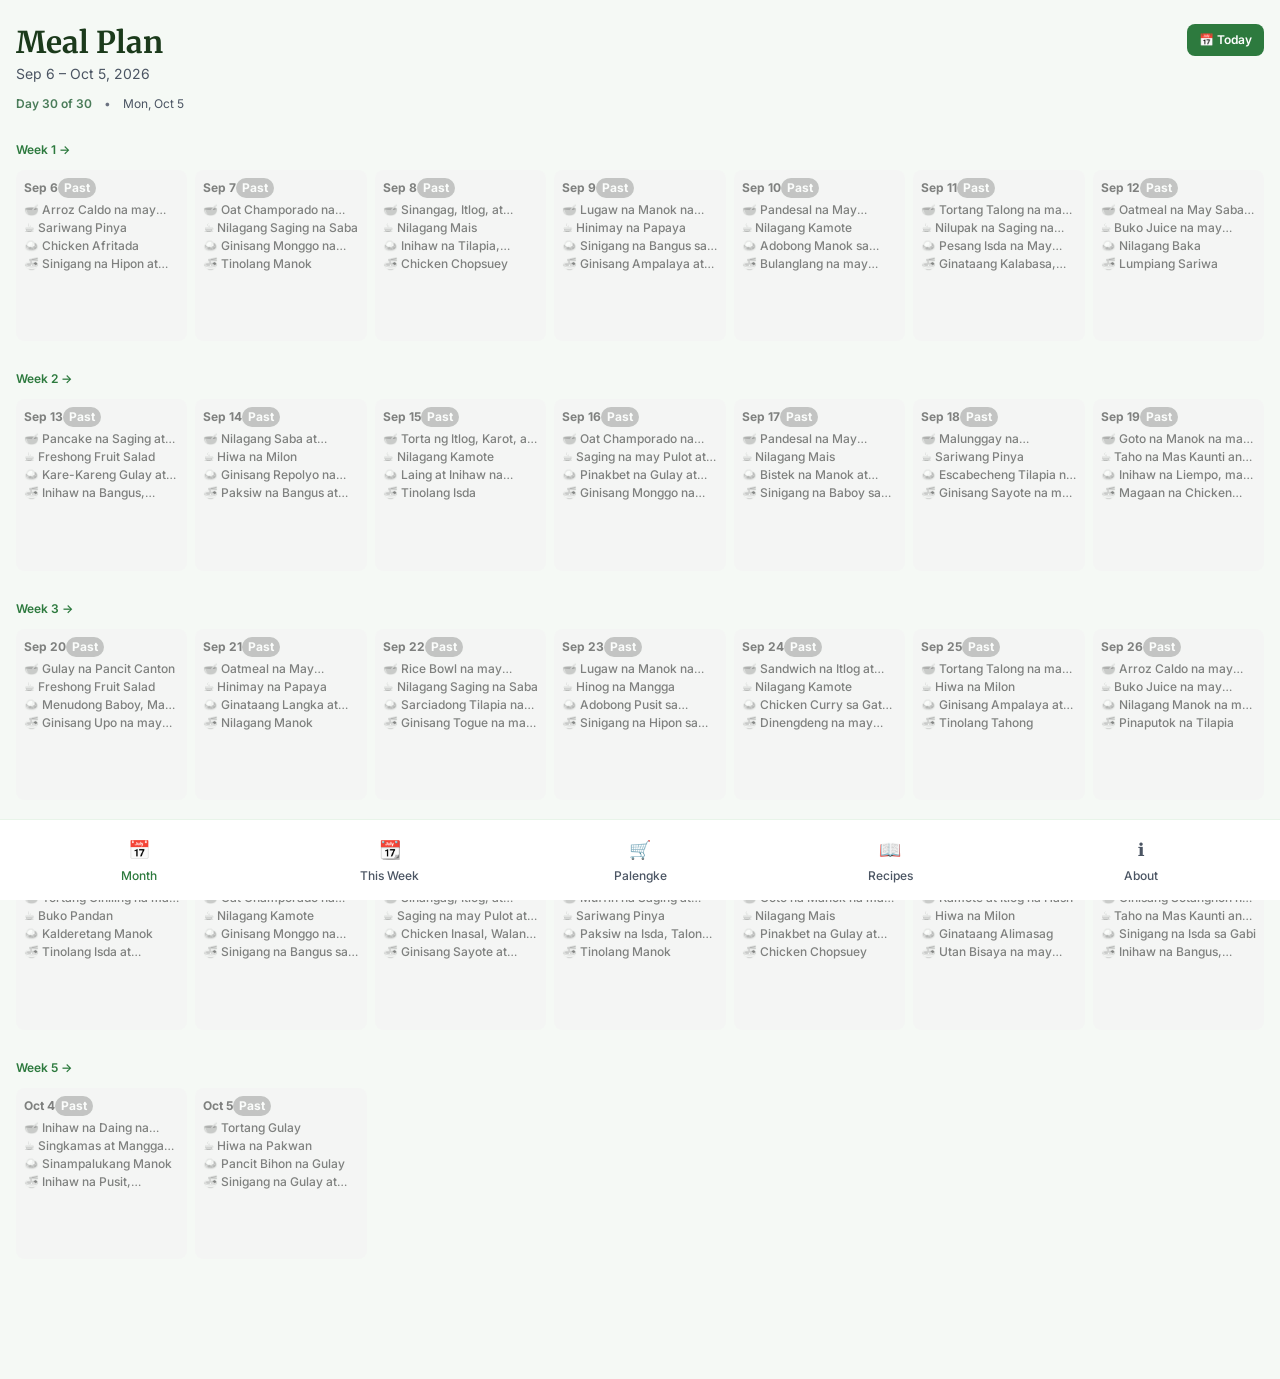
<file: meal-plan/index.html>
<!doctype html>
<html lang="en">
  <head>
    <meta charset="UTF-8" />
    <meta name="viewport" content="width=device-width, initial-scale=1.0" />
    <title>Meal Plan · Sep 6 – Oct 5, 2026</title>
    <link rel="icon" href="data:image/svg+xml,<svg xmlns='http://www.w3.org/2000/svg' viewBox='0 0 100 100'><text y='.9em' font-size='90'>🍲</text></svg>">
    <link href="https://fonts.googleapis.com/css2?family=Inter:wght@400;500;600;700&family=Merriweather:wght@400;700&display=swap" rel="stylesheet">
    <script type="module" crossorigin src="/meal-plan/assets/index-C-s2ddCI.js"></script>
    <link rel="stylesheet" crossorigin href="/meal-plan/assets/index-PnuasK-e.css">
  </head>
  <body class="bg-warm-off text-charcoal dark:bg-gray-900 dark:text-gray-100">
    <div id="root"></div>
  </body>
</html>
</file>
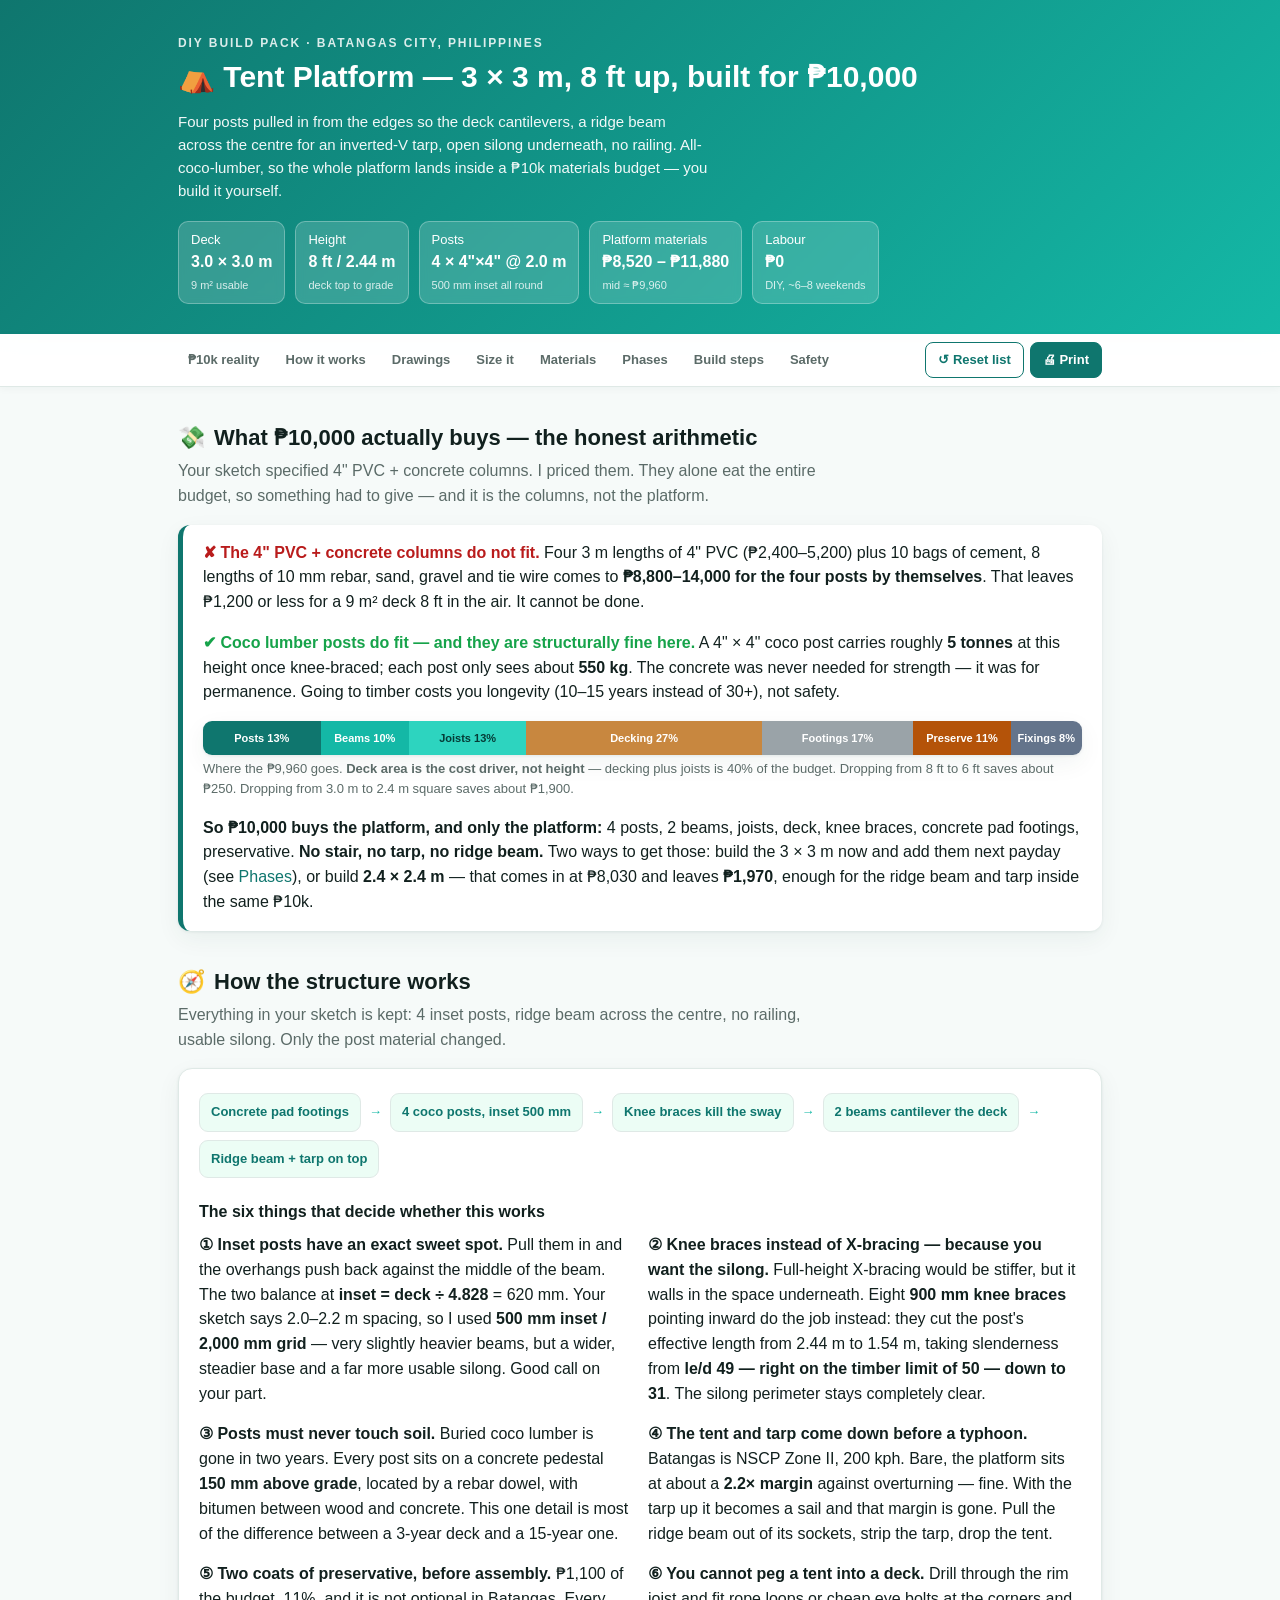
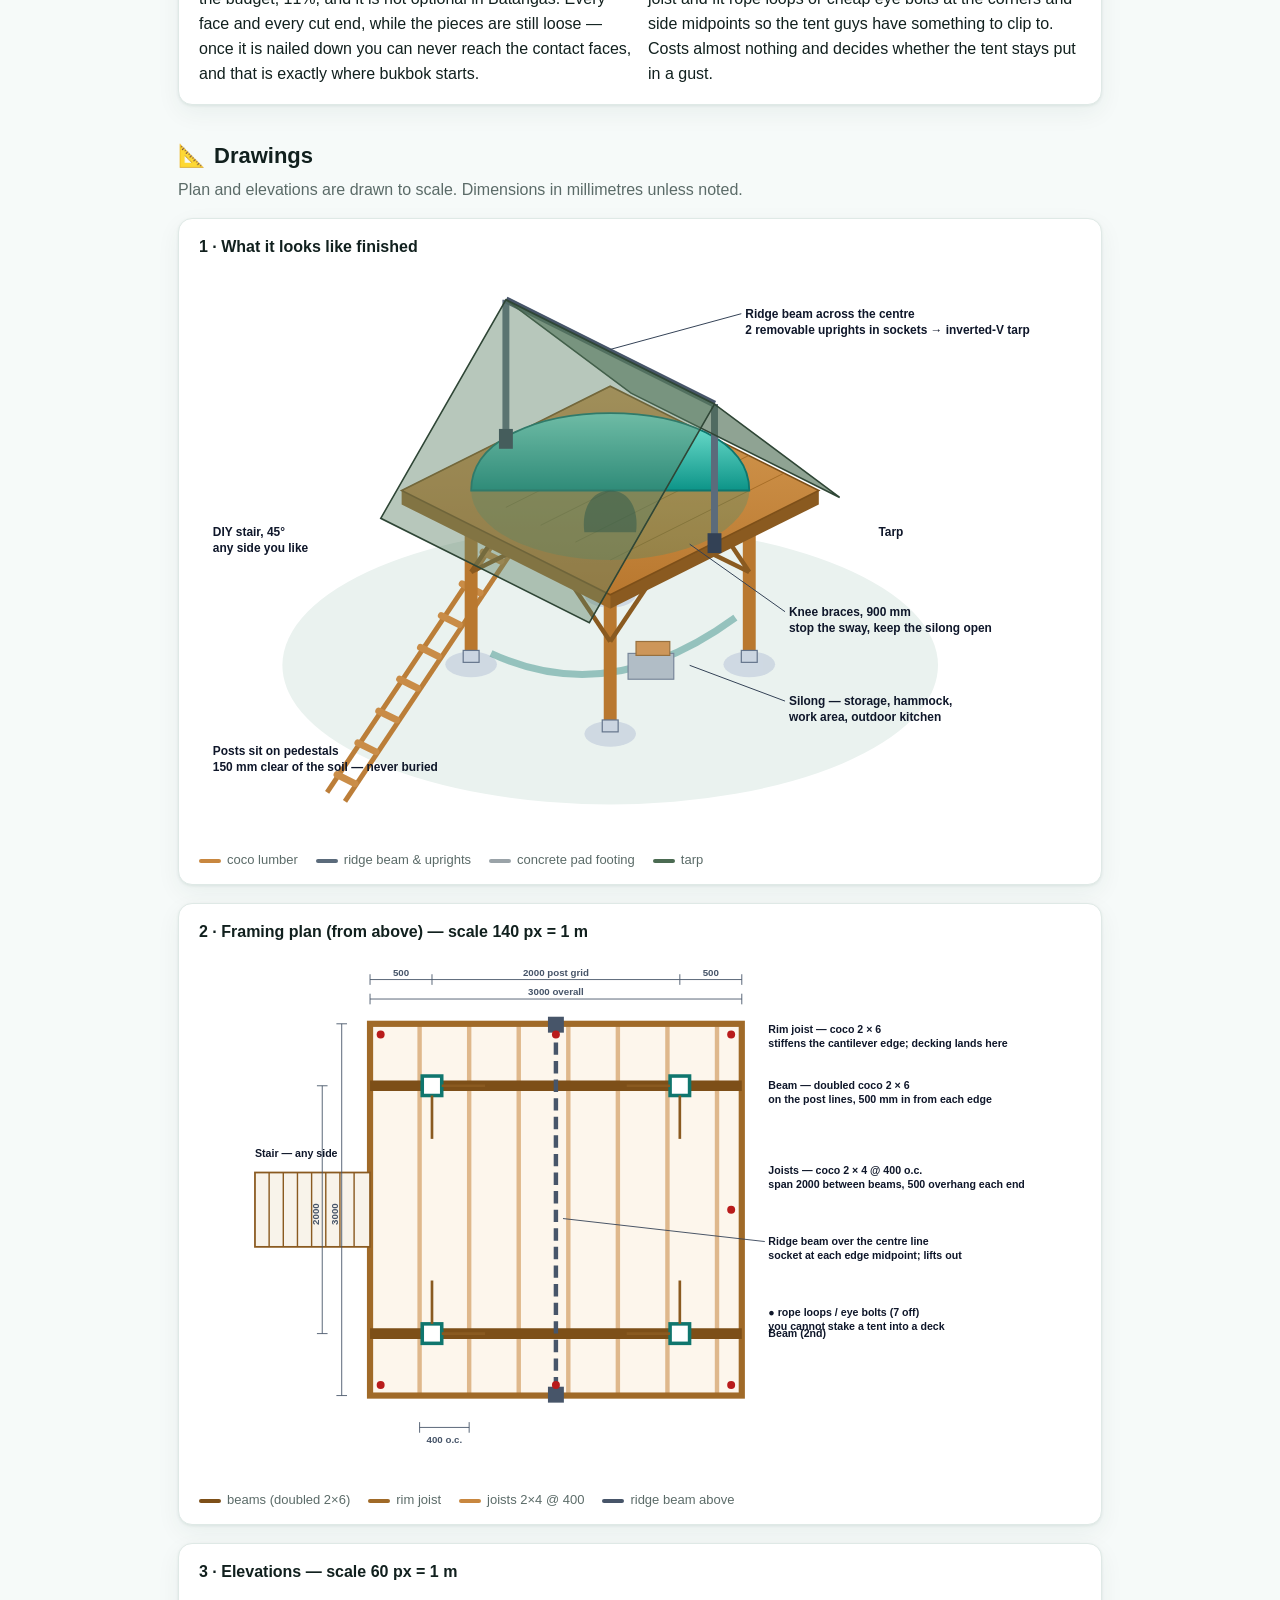
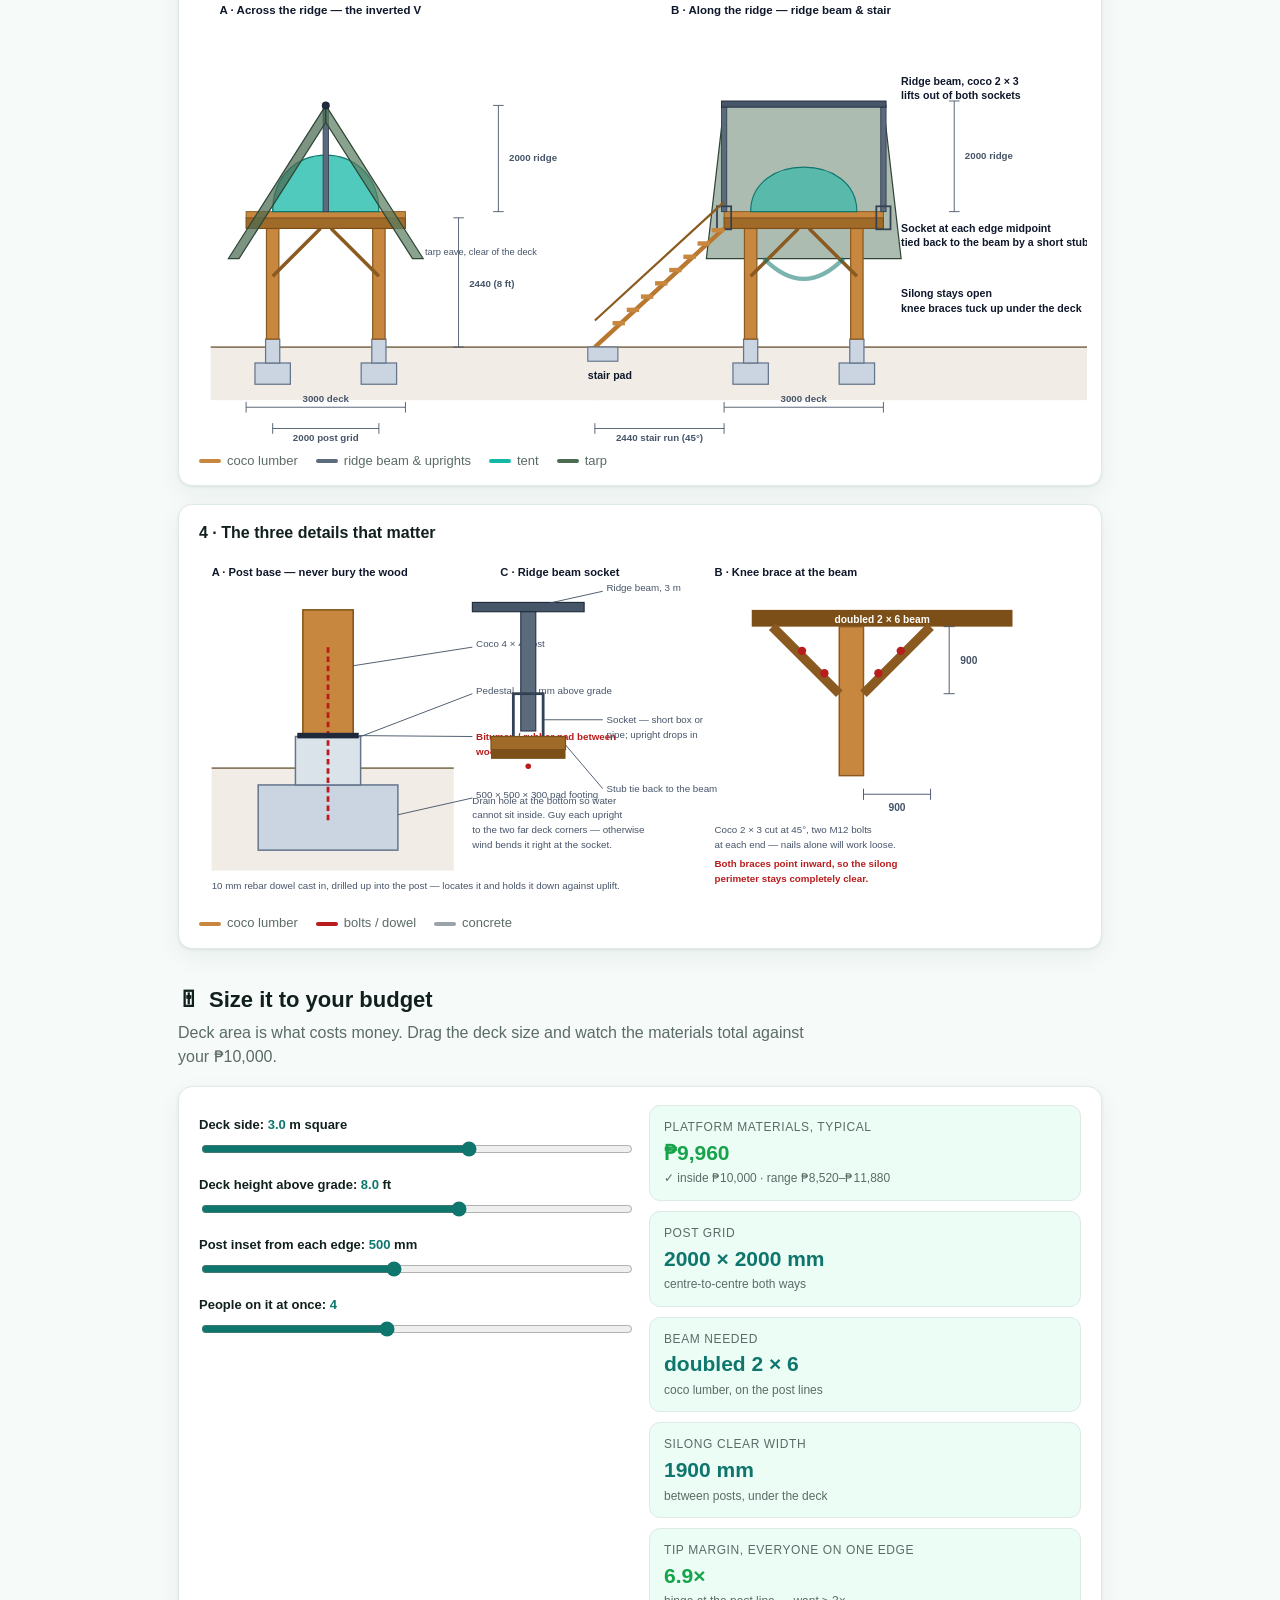
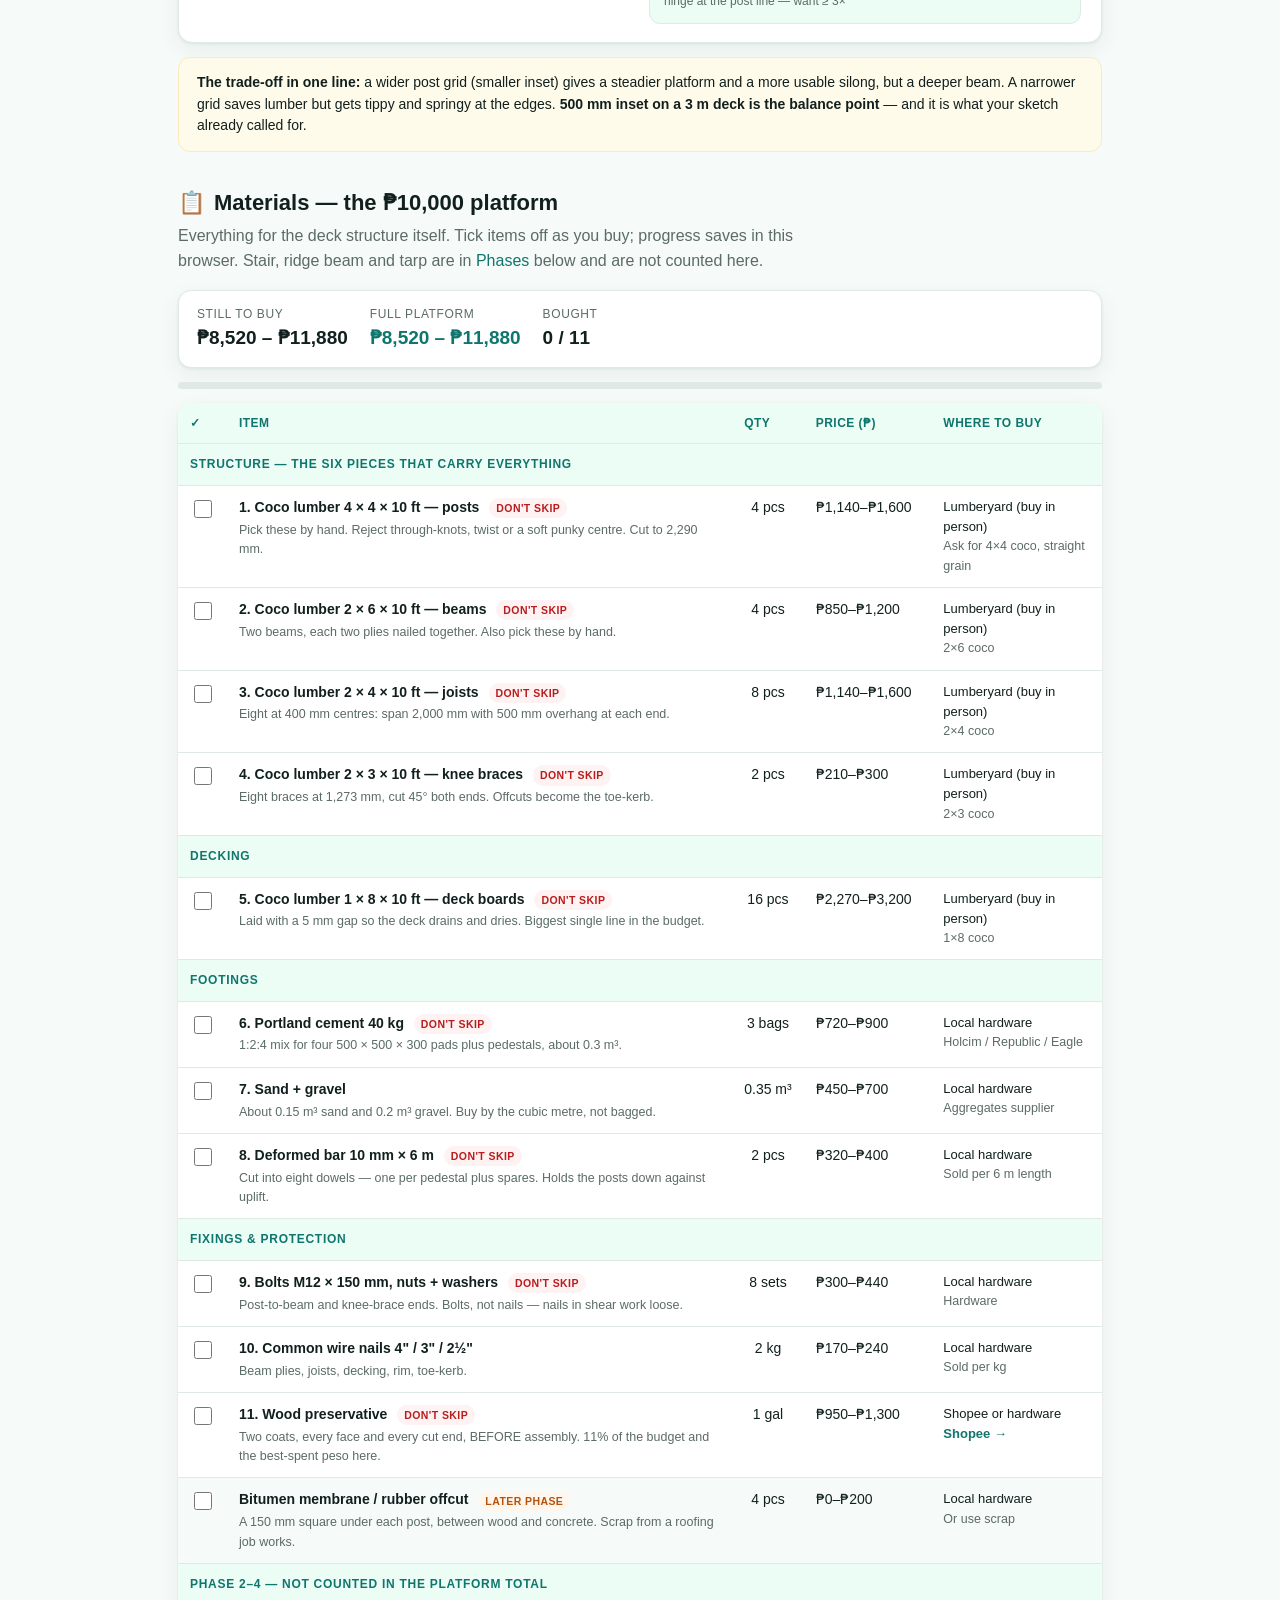
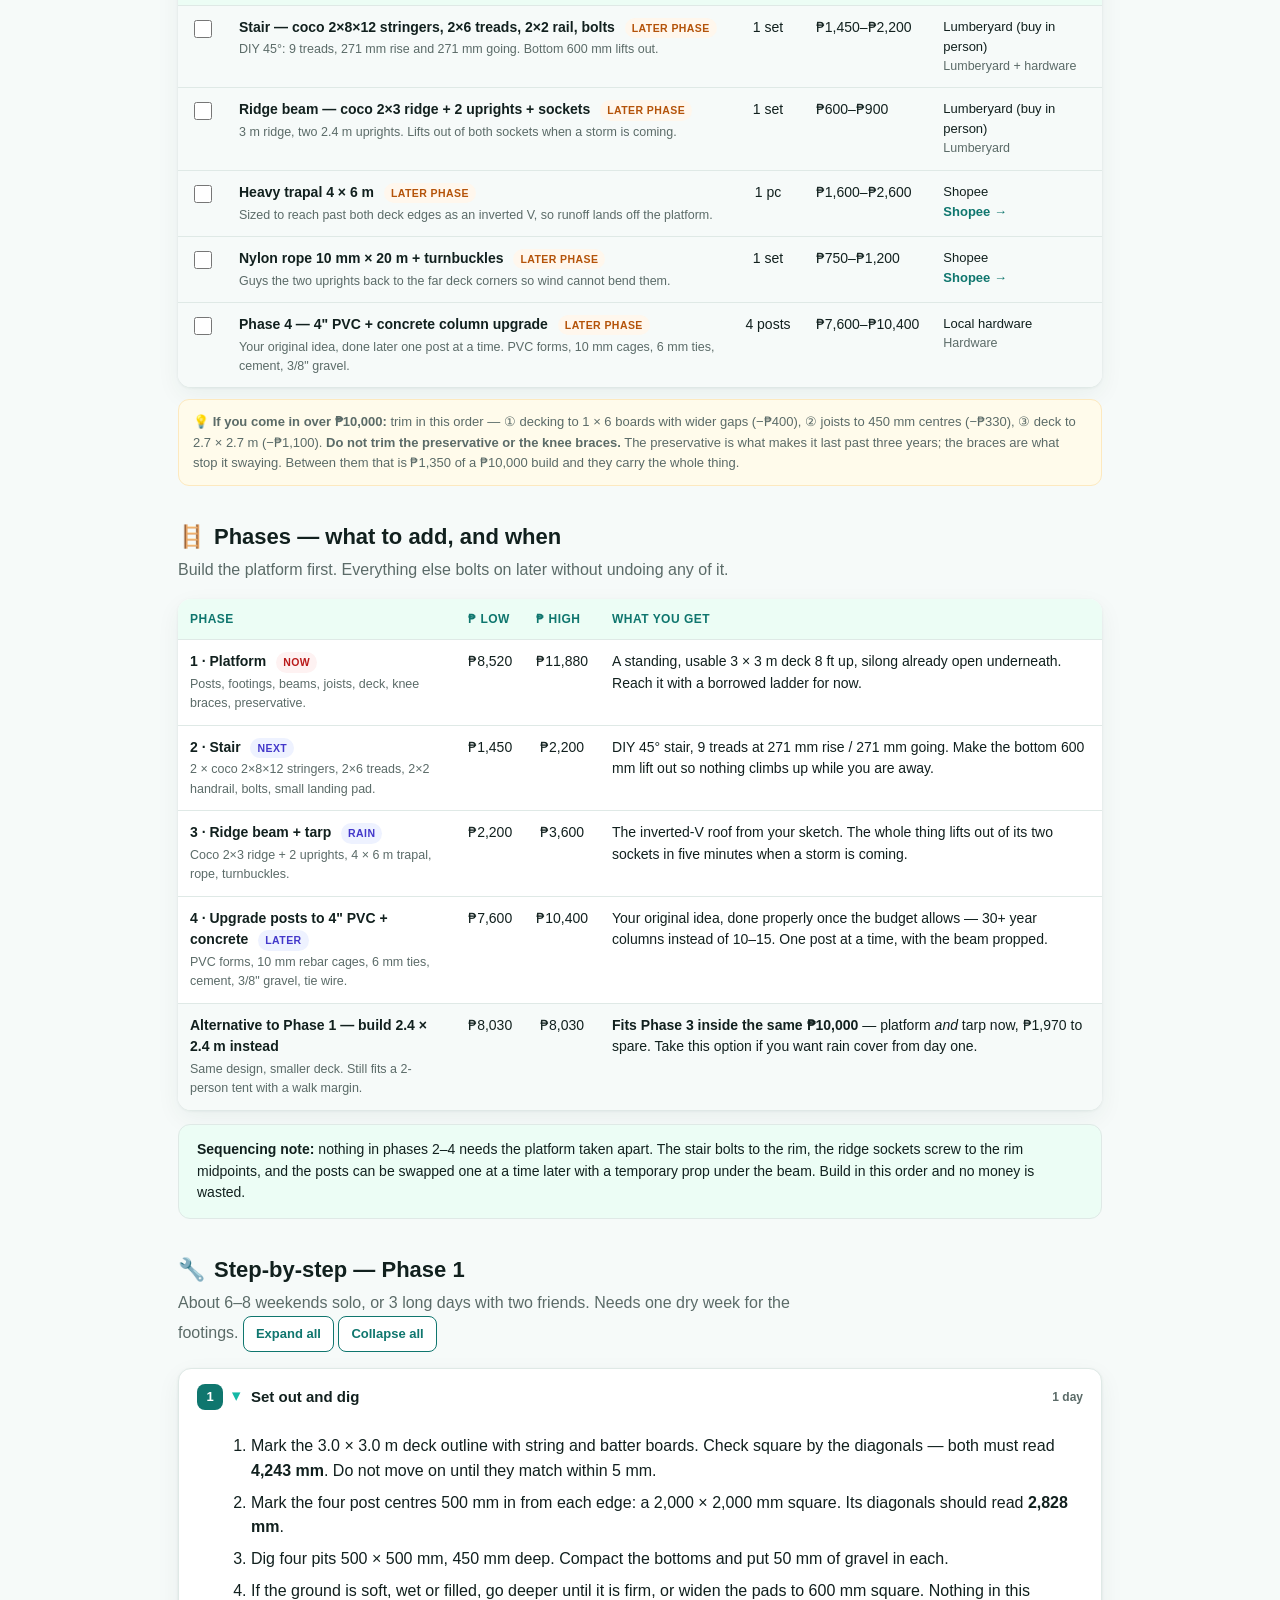
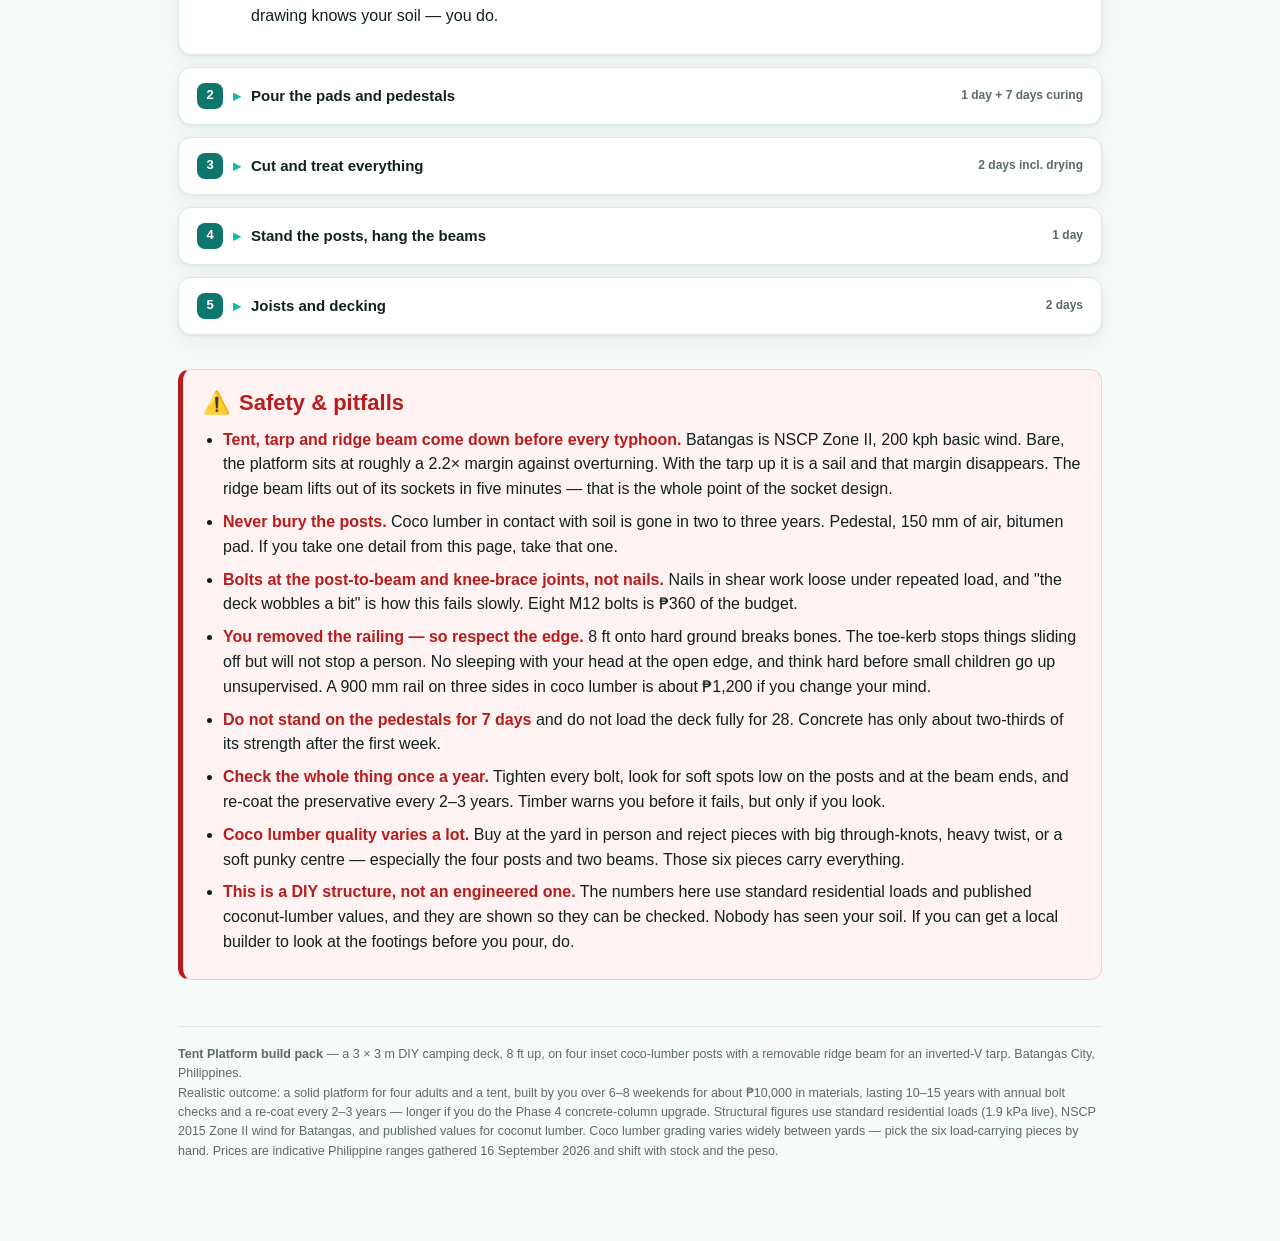
<file: tent-platform/index.html>
<!DOCTYPE html>
<html lang="en">
<head>
<meta charset="utf-8">
<meta name="viewport" content="width=device-width, initial-scale=1">
<title>Tent Platform — 3 × 3 m DIY Deck on a ₱10k Budget</title>
<style>
  :root{
    --accent:#0f766e; --accent-2:#14b8a6; --accent-soft:#ecfdf5;
    --ink:#11201e; --muted:#5b6b68; --line:#dfe9e6; --bg:#f6faf9; --card:#ffffff;
    --ok:#16a34a; --warn:#b45309; --danger:#b91c1c; --danger-bg:#fef2f2;
    --shadow:0 1px 3px rgba(15,60,55,.08),0 8px 24px rgba(15,60,55,.06);
    --wood:#c8873f; --steel:#64748b; --conc:#9aa3a8;
  }
  *{box-sizing:border-box}
  html{scroll-behavior:smooth}
  body{margin:0;font-family:-apple-system,BlinkMacSystemFont,"Segoe UI",Roboto,Helvetica,Arial,"Apple Color Emoji",sans-serif;
    color:var(--ink);background:var(--bg);line-height:1.55;-webkit-font-smoothing:antialiased}
  a{color:var(--accent);text-decoration:none}
  a:hover{text-decoration:underline}
  .wrap{max-width:960px;margin:0 auto;padding:0 18px 80px}

  header.hero{background:linear-gradient(135deg,var(--accent),var(--accent-2));color:#fff;padding:34px 0 30px;box-shadow:var(--shadow)}
  header.hero .wrap{padding-bottom:0}
  .eyebrow{font-size:12px;letter-spacing:.16em;text-transform:uppercase;opacity:.85;font-weight:600}
  h1{margin:.25em 0 .15em;font-size:30px;line-height:1.15}
  .sub{opacity:.94;font-size:15px;max-width:64ch}
  .badges{display:flex;flex-wrap:wrap;gap:10px;margin-top:18px}
  .badge{background:rgba(255,255,255,.16);border:1px solid rgba(255,255,255,.28);padding:8px 12px;border-radius:10px;font-size:13px;backdrop-filter:blur(4px)}
  .badge b{display:block;font-size:16px}
  .badge span{font-size:11px;opacity:.82}

  nav.toc{position:sticky;top:0;z-index:20;background:rgba(255,255,255,.92);backdrop-filter:blur(8px);border-bottom:1px solid var(--line);box-shadow:0 2px 8px rgba(15,60,55,.04)}
  nav.toc .wrap{display:flex;gap:6px;flex-wrap:wrap;align-items:center;padding-top:8px;padding-bottom:8px}
  nav.toc a{font-size:13px;font-weight:600;color:var(--muted);padding:6px 10px;border-radius:8px}
  nav.toc a:hover{background:var(--accent-soft);color:var(--accent);text-decoration:none}
  .nav-spacer{flex:1}
  .btn{cursor:pointer;font:inherit;font-size:13px;font-weight:600;border:1px solid var(--accent);background:var(--accent);color:#fff;padding:7px 12px;border-radius:8px}
  .btn.ghost{background:#fff;color:var(--accent)}
  .btn:hover{filter:brightness(1.05)}

  section{margin-top:34px;scroll-margin-top:60px}
  h2{font-size:22px;margin:0 0 4px;display:flex;align-items:center;gap:9px}
  h2 .ic{font-size:22px}
  .lead{color:var(--muted);margin:.2em 0 1em;max-width:72ch}
  h3{font-size:16px;margin:1.4em 0 .5em}

  .card{background:var(--card);border:1px solid var(--line);border-radius:14px;padding:18px 20px;box-shadow:var(--shadow)}
  .grid2{display:grid;grid-template-columns:1fr 1fr;gap:16px}
  @media(max-width:680px){.grid2{grid-template-columns:1fr}}

  .flow{display:flex;align-items:center;gap:8px;flex-wrap:wrap;font-size:13px;margin-top:6px}
  .chip{background:var(--accent-soft);color:var(--accent);border:1px solid var(--line);border-radius:9px;padding:8px 11px;font-weight:600}
  .arrow{color:var(--accent-2);font-weight:700}

  .calc{display:grid;grid-template-columns:1fr 1fr;gap:18px}
  @media(max-width:680px){.calc{grid-template-columns:1fr}}
  .calc label{display:block;font-size:13px;font-weight:600;margin:10px 0 4px}
  .calc input[type=range]{width:100%;accent-color:var(--accent)}
  .calc .val{font-weight:700;color:var(--accent)}
  .readout{display:flex;flex-direction:column;gap:10px;justify-content:center}
  .ro{background:var(--accent-soft);border:1px solid var(--line);border-radius:11px;padding:12px 14px}
  .ro .k{font-size:12px;color:var(--muted);text-transform:uppercase;letter-spacing:.05em}
  .ro .v{font-size:21px;font-weight:800;color:var(--accent)}
  .ro .n{font-size:12px;color:var(--muted)}

  .tools{display:flex;flex-wrap:wrap;gap:14px;align-items:center;justify-content:space-between;background:var(--card);border:1px solid var(--line);border-radius:13px;padding:14px 18px;box-shadow:var(--shadow);margin-bottom:14px}
  .totals{display:flex;gap:22px;flex-wrap:wrap}
  .totals .t{font-size:12px;color:var(--muted);text-transform:uppercase;letter-spacing:.05em}
  .totals .t b{display:block;font-size:19px;color:var(--ink);letter-spacing:0;text-transform:none}
  .totals .t .pk{color:var(--accent)}
  .progress{height:7px;background:var(--line);border-radius:99px;overflow:hidden;width:100%;margin-top:10px}
  .progress > i{display:block;height:100%;width:0;background:linear-gradient(90deg,var(--accent),var(--accent-2));transition:width .3s}

  table{width:100%;border-collapse:collapse;font-size:14px;background:var(--card);border-radius:13px;overflow:hidden;box-shadow:var(--shadow)}
  thead th{background:var(--accent-soft);color:var(--accent);text-align:left;font-size:12px;letter-spacing:.04em;text-transform:uppercase;padding:11px 12px}
  td{padding:11px 12px;border-top:1px solid var(--line);vertical-align:top}
  tbody tr.alt td{background:var(--bg)}
  tbody tr.grp td{background:var(--accent-soft);font-weight:800;font-size:12px;letter-spacing:.06em;text-transform:uppercase;color:var(--accent)}
  td.c{text-align:center;white-space:nowrap}
  td.price{white-space:nowrap;font-variant-numeric:tabular-nums}
  .item-name{font-weight:600}
  .item-note{display:block;color:var(--muted);font-size:12.5px;font-weight:400;margin-top:2px}
  .pill{display:inline-block;font-size:10.5px;font-weight:700;letter-spacing:.04em;text-transform:uppercase;padding:2px 7px;border-radius:99px;margin-left:6px;vertical-align:middle}
  .pill.opt{background:#eef2ff;color:#4338ca}
  .pill.alt{background:#fff7ed;color:#b45309}
  .pill.must{background:#fef2f2;color:#b91c1c}
  .where{font-size:13px}
  .where a{font-weight:600}
  tbody tr.got .item-name,tbody tr.got .where,tbody tr.got td.price{opacity:.45;text-decoration:line-through}
  .chk{width:18px;height:18px;accent-color:var(--accent);cursor:pointer}
  .costnote{font-size:13px;color:var(--muted);margin-top:12px;padding:12px 14px;background:#fffbeb;border:1px solid #fde9bf;border-radius:11px}

  details.stage{background:var(--card);border:1px solid var(--line);border-radius:13px;margin-bottom:12px;box-shadow:var(--shadow);overflow:hidden}
  details.stage>summary{cursor:pointer;list-style:none;padding:15px 18px;font-weight:700;font-size:15px;display:flex;align-items:center;gap:10px}
  details.stage>summary::-webkit-details-marker{display:none}
  details.stage>summary .num{background:var(--accent);color:#fff;width:26px;height:26px;border-radius:8px;display:inline-flex;align-items:center;justify-content:center;font-size:13px;flex:0 0 auto}
  details.stage>summary .time{margin-left:auto;font-size:12px;font-weight:600;color:var(--muted)}
  details.stage>summary .caret{transition:transform .2s;color:var(--accent-2)}
  details.stage[open]>summary .caret{transform:rotate(90deg)}
  .stage .body{padding:2px 20px 18px 54px}
  .stage ol{margin:0;padding-left:18px}
  .stage li{margin:7px 0}

  .diagramwrap{background:var(--card);border:1px solid var(--line);border-radius:14px;padding:14px;box-shadow:var(--shadow);margin-bottom:18px}
  .diagramwrap svg{width:100%;height:auto;display:block}
  .diagramwrap h3{margin:2px 0 8px;padding:0 6px}
  .legend{display:flex;gap:18px;flex-wrap:wrap;font-size:13px;color:var(--muted);margin-top:6px;padding:0 6px}
  .legend i{display:inline-block;width:22px;height:4px;border-radius:2px;vertical-align:middle;margin-right:6px}
  .dimtxt{font:600 11px -apple-system,sans-serif;fill:#475569}
  .lbl{font:600 12px -apple-system,sans-serif;fill:#0f172a}
  .lbl.sm{font-size:10.5px;fill:#475569;font-weight:500}

  .safety{background:var(--danger-bg);border:1px solid #fecaca;border-left:5px solid var(--danger);border-radius:12px;padding:16px 20px}
  .safety h2{color:var(--danger)}
  .safety ul{margin:.4em 0 0;padding-left:20px}
  .safety li{margin:8px 0}
  .safety b{color:var(--danger)}

  .callout{background:var(--accent-soft);border:1px solid var(--line);border-radius:12px;padding:14px 18px;font-size:14px}
  .callout.warn{background:#fffbeb;border-color:#fde9bf}
  footer{margin-top:46px;padding-top:18px;border-top:1px solid var(--line);font-size:12.5px;color:var(--muted)}
  .verdict{border-left:5px solid var(--accent);background:var(--card);border-radius:12px;padding:16px 20px;box-shadow:var(--shadow)}
  .verdict .yes{color:var(--ok);font-weight:800}
  .verdict .no{color:var(--danger);font-weight:800}
  .moneybar{display:flex;height:34px;border-radius:9px;overflow:hidden;font-size:11px;font-weight:700;color:#fff;margin:10px 0 4px;box-shadow:var(--shadow)}
  .moneybar div{display:flex;align-items:center;justify-content:center;white-space:nowrap}

  @media print{
    nav.toc,.tools .btn,.btn,.tools button{display:none!important}
    header.hero{-webkit-print-color-adjust:exact;print-color-adjust:exact}
    body{background:#fff}
    .card,table,details.stage,.diagramwrap,.safety{box-shadow:none;break-inside:avoid}
    details.stage{border:1px solid #ccc}
    details.stage:not([open])>summary{display:flex}
    details.stage>.body{display:block!important}
    a{color:#000;text-decoration:underline}
    section{break-inside:avoid}
  }
</style>
</head>
<body>

<header class="hero">
  <div class="wrap">
    <div class="eyebrow">DIY Build Pack · Batangas City, Philippines</div>
    <h1>⛺ Tent Platform — 3 × 3 m, 8 ft up, built for ₱10,000</h1>
    <p class="sub">Four posts pulled in from the edges so the deck cantilevers, a ridge beam across the centre for an inverted-V tarp, open silong underneath, no railing. All-coco-lumber, so the whole platform lands inside a ₱10k materials budget — you build it yourself.</p>
    <div class="badges">
      <div class="badge">Deck<b>3.0 × 3.0 m</b><span>9 m² usable</span></div>
      <div class="badge">Height<b>8 ft / 2.44 m</b><span>deck top to grade</span></div>
      <div class="badge">Posts<b>4 × 4"×4" @ 2.0 m</b><span>500 mm inset all round</span></div>
      <div class="badge">Platform materials<b>₱8,520 – ₱11,880</b><span>mid ≈ ₱9,960</span></div>
      <div class="badge">Labour<b>₱0</b><span>DIY, ~6–8 weekends</span></div>
    </div>
  </div>
</header>

<nav class="toc">
  <div class="wrap">
    <a href="#verdict">₱10k reality</a>
    <a href="#overview">How it works</a>
    <a href="#drawings">Drawings</a>
    <a href="#sizing">Size it</a>
    <a href="#bom">Materials</a>
    <a href="#phases">Phases</a>
    <a href="#build">Build steps</a>
    <a href="#safety">Safety</a>
    <span class="nav-spacer"></span>
    <button class="btn ghost" onclick="resetList()">↺ Reset list</button>
    <button class="btn" onclick="window.print()">🖨 Print</button>
  </div>
</nav>

<div class="wrap">

  <!-- ===== VERDICT ===== -->
  <section id="verdict">
    <h2><span class="ic">💸</span>What ₱10,000 actually buys — the honest arithmetic</h2>
    <p class="lead">Your sketch specified 4" PVC + concrete columns. I priced them. They alone eat the entire budget, so something had to give — and it is the columns, not the platform.</p>
    <div class="verdict">
      <p style="margin-top:0"><span class="no">✘ The 4" PVC + concrete columns do not fit.</span> Four 3 m lengths of 4" PVC (₱2,400–5,200) plus 10 bags of cement, 8 lengths of 10 mm rebar, sand, gravel and tie wire comes to <b>₱8,800–14,000 for the four posts by themselves</b>. That leaves ₱1,200 or less for a 9 m² deck 8 ft in the air. It cannot be done.</p>
      <p><span class="yes">✔ Coco lumber posts do fit — and they are structurally fine here.</span> A 4" × 4" coco post carries roughly <b>5 tonnes</b> at this height once knee-braced; each post only sees about <b>550 kg</b>. The concrete was never needed for strength — it was for permanence. Going to timber costs you longevity (10–15 years instead of 30+), not safety.</p>
      <div class="moneybar">
        <div style="flex:1333;background:#0f766e">Posts 13%</div>
        <div style="flex:1000;background:#14b8a6">Beams 10%</div>
        <div style="flex:1333;background:#2dd4bf;color:#053b36">Joists 13%</div>
        <div style="flex:2667;background:#c8873f">Decking 27%</div>
        <div style="flex:1720;background:#9aa3a8">Footings 17%</div>
        <div style="flex:1100;background:#b45309">Preserve 11%</div>
        <div style="flex:810;background:#64748b">Fixings 8%</div>
      </div>
      <p style="font-size:13px;color:var(--muted);margin:0 0 12px">Where the ₱9,960 goes. <b>Deck area is the cost driver, not height</b> — decking plus joists is 40% of the budget. Dropping from 8 ft to 6 ft saves about ₱250. Dropping from 3.0 m to 2.4 m square saves about ₱1,900.</p>
      <p style="margin-bottom:0"><b>So ₱10,000 buys the platform, and only the platform:</b> 4 posts, 2 beams, joists, deck, knee braces, concrete pad footings, preservative. <b>No stair, no tarp, no ridge beam.</b> Two ways to get those: build the 3 × 3 m now and add them next payday (see <a href="#phases">Phases</a>), or build <b>2.4 × 2.4 m</b> — that comes in at ₱8,030 and leaves <b>₱1,970</b>, enough for the ridge beam and tarp inside the same ₱10k.</p>
    </div>
  </section>

  <!-- ===== OVERVIEW ===== -->
  <section id="overview">
    <h2><span class="ic">🧭</span>How the structure works</h2>
    <p class="lead">Everything in your sketch is kept: 4 inset posts, ridge beam across the centre, no railing, usable silong. Only the post material changed.</p>
    <div class="card">
      <div class="flow">
        <span class="chip">Concrete pad footings</span><span class="arrow">→</span>
        <span class="chip">4 coco posts, inset 500 mm</span><span class="arrow">→</span>
        <span class="chip">Knee braces kill the sway</span><span class="arrow">→</span>
        <span class="chip">2 beams cantilever the deck</span><span class="arrow">→</span>
        <span class="chip">Ridge beam + tarp on top</span>
      </div>
      <h3>The six things that decide whether this works</h3>
      <div class="grid2">
        <div><b>① Inset posts have an exact sweet spot.</b> Pull them in and the overhangs push back against the middle of the beam. The two balance at <b>inset = deck ÷ 4.828</b> = 620 mm. Your sketch says 2.0–2.2 m spacing, so I used <b>500 mm inset / 2,000 mm grid</b> — very slightly heavier beams, but a wider, steadier base and a far more usable silong. Good call on your part.</div>
        <div><b>② Knee braces instead of X-bracing — because you want the silong.</b> Full-height X-bracing would be stiffer, but it walls in the space underneath. Eight <b>900 mm knee braces</b> pointing inward do the job instead: they cut the post's effective length from 2.44 m to 1.54 m, taking slenderness from <b>le/d 49 — right on the timber limit of 50 — down to 31</b>. The silong perimeter stays completely clear.</div>
        <div><b>③ Posts must never touch soil.</b> Buried coco lumber is gone in two years. Every post sits on a concrete pedestal <b>150 mm above grade</b>, located by a rebar dowel, with bitumen between wood and concrete. This one detail is most of the difference between a 3-year deck and a 15-year one.</div>
        <div><b>④ The tent and tarp come down before a typhoon.</b> Batangas is NSCP Zone II, 200 kph. Bare, the platform sits at about a <b>2.2× margin</b> against overturning — fine. With the tarp up it becomes a sail and that margin is gone. Pull the ridge beam out of its sockets, strip the tarp, drop the tent.</div>
        <div><b>⑤ Two coats of preservative, before assembly.</b> ₱1,100 of the budget, 11%, and it is not optional in Batangas. Every face and every cut end, while the pieces are still loose — once it is nailed down you can never reach the contact faces, and that is exactly where bukbok starts.</div>
        <div><b>⑥ You cannot peg a tent into a deck.</b> Drill through the rim joist and fit rope loops or cheap eye bolts at the corners and side midpoints so the tent guys have something to clip to. Costs almost nothing and decides whether the tent stays put in a gust.</div>
      </div>
    </div>
  </section>

  <!-- ===== DRAWINGS ===== -->
  <section id="drawings">
    <h2><span class="ic">📐</span>Drawings</h2>
    <p class="lead">Plan and elevations are drawn to scale. Dimensions in millimetres unless noted.</p>

    <!-- FINISHED -->
    <div class="diagramwrap">
      <h3>1 · What it looks like finished</h3>
      <svg viewBox="0 -20 900 580" role="img" aria-label="Isometric view: 3 by 3 metre timber deck on four inset posts, ridge beam across the centre carrying an inverted V tarp, open space underneath, stair on one side">
        <defs>
          <linearGradient id="deckG" x1="0" y1="0" x2="0" y2="1"><stop offset="0" stop-color="#d59a52"/><stop offset="1" stop-color="#b9782f"/></linearGradient>
          <linearGradient id="tentG" x1="0" y1="0" x2="0" y2="1"><stop offset="0" stop-color="#7dead8"/><stop offset="1" stop-color="#0d9488"/></linearGradient>
          <clipPath id="deckClip"><polygon points="420,309 630,204 420,99 210,204"/></clipPath>
        </defs>

        <ellipse cx="420" cy="380" rx="330" ry="140" fill="#eaf2ef"/>

        <g opacity=".85">
          <ellipse cx="420" cy="449" rx="26" ry="13" fill="#cbd5e1"/><ellipse cx="560" cy="379" rx="26" ry="13" fill="#cbd5e1"/>
          <ellipse cx="420" cy="309" rx="26" ry="13" fill="#cbd5e1"/><ellipse cx="280" cy="379" rx="26" ry="13" fill="#cbd5e1"/>
        </g>

        <!-- silong contents -->
        <g opacity=".85">
          <path d="M300,368 Q420,424 546,332" fill="none" stroke="#0f766e" stroke-width="7" opacity=".45"/>
          <rect x="438" y="368" width="46" height="26" fill="#a8b4bf" stroke="#64748b" stroke-width="1.2"/>
          <rect x="446" y="356" width="34" height="14" fill="#c8873f" stroke="#8a5a20" stroke-width="1.2"/>
        </g>

        <!-- stair -->
        <g opacity=".95">
          <line x1="306" y1="252" x2="135" y2="508" stroke="#b9782f" stroke-width="5"/>
          <line x1="324" y1="261" x2="153" y2="517" stroke="#b9782f" stroke-width="5"/>
          <g stroke="#c8873f" stroke-width="7" stroke-linecap="round">
            <line x1="292" y1="266" x2="310" y2="275"/><line x1="271" y1="298" x2="289" y2="307"/>
            <line x1="250" y1="330" x2="268" y2="339"/><line x1="229" y1="362" x2="247" y2="371"/>
            <line x1="208" y1="394" x2="226" y2="403"/><line x1="187" y1="426" x2="205" y2="435"/>
            <line x1="166" y1="458" x2="184" y2="467"/><line x1="145" y1="490" x2="163" y2="499"/>
          </g>
        </g>

        <!-- posts -->
        <g stroke="#b9782f" stroke-width="13" stroke-linecap="butt">
          <line x1="420" y1="295" x2="420" y2="153"/>
          <line x1="280" y1="365" x2="280" y2="223"/>
          <line x1="560" y1="365" x2="560" y2="223"/>
          <line x1="420" y1="435" x2="420" y2="293"/>
        </g>
        <g fill="#cbd5e1" stroke="#64748b" stroke-width="1.2">
          <rect x="412" y="435" width="16" height="12"/><rect x="552" y="365" width="16" height="12"/>
          <rect x="412" y="295" width="16" height="12"/><rect x="272" y="365" width="16" height="12"/>
        </g>
        <!-- knee braces -->
        <g stroke="#8a5a20" stroke-width="4.5">
          <line x1="420" y1="356" x2="483" y2="262"/><line x1="420" y1="356" x2="357" y2="262"/>
          <line x1="560" y1="286" x2="497" y2="255"/><line x1="560" y1="286" x2="497" y2="192"/>
          <line x1="280" y1="286" x2="343" y2="255"/><line x1="280" y1="286" x2="343" y2="192"/>
          <line x1="420" y1="216" x2="357" y2="185"/><line x1="420" y1="216" x2="483" y2="185"/>
        </g>

        <!-- deck -->
        <polygon points="420,323 630,218 630,204 420,309" fill="#8a5a20"/>
        <polygon points="420,323 210,218 210,204 420,309" fill="#a06a28"/>
        <polygon points="420,309 630,204 420,99 210,204" fill="url(#deckG)" stroke="#7d4f18" stroke-width="1.6"/>
        <g clip-path="url(#deckClip)" stroke="#9c631f" stroke-width="1" opacity=".7">
          <line x1="245" y1="186" x2="455" y2="81"/><line x1="280" y1="169" x2="490" y2="64"/>
          <line x1="210" y1="204" x2="420" y2="99"/><line x1="315" y1="221" x2="525" y2="116"/>
          <line x1="350" y1="239" x2="560" y2="134"/><line x1="385" y1="256" x2="595" y2="151"/>
          <line x1="420" y1="274" x2="630" y2="169"/>
        </g>

        <!-- tent -->
        <g clip-path="url(#deckClip)"><ellipse cx="420" cy="204" rx="140" ry="70" fill="#0d9488" opacity=".22"/></g>
        <path d="M280,204 C280,100 560,100 560,204 Z" fill="url(#tentG)" stroke="#0f766e" stroke-width="1.8"/>
        <path d="M420,204 C400,204 391,224 394,246 L446,246 C449,224 440,204 420,204 Z" fill="#0b3b37" opacity=".5"/>

        <!-- ridge uprights + beam -->
        <line x1="525" y1="257" x2="525" y2="117" stroke="#5b6b7b" stroke-width="7"/>
        <line x1="315" y1="152" x2="315" y2="12" stroke="#5b6b7b" stroke-width="7"/>
        <line x1="315" y1="12" x2="525" y2="117" stroke="#475569" stroke-width="7"/>
        <g fill="#334155"><rect x="518" y="247" width="14" height="20"/><rect x="308" y="142" width="14" height="20"/></g>

        <!-- tarp, inverted V -->
        <polygon points="315,12 525,117 651,211 441,106" fill="#4b6b52" fill-opacity=".62" stroke="#2f4636" stroke-width="1.6"/>
        <polygon points="315,12 525,117 399,337 189,232" fill="#5c8065" fill-opacity=".44" stroke="#2f4636" stroke-width="1.6"/>

        <g class="lbl">
          <text x="556" y="30">Ridge beam across the centre</text>
          <text x="556" y="46" class="sm">2 removable uprights in sockets → inverted-V tarp</text>
          <line x1="552" y1="26" x2="420" y2="62" stroke="#334155" stroke-width="1"/>
          <text x="690" y="250">Tarp</text>
          <text x="20" y="250">DIY stair, 45°</text>
          <text x="20" y="266" class="sm">any side you like</text>
          <text x="600" y="330">Knee braces, 900 mm</text>
          <text x="600" y="346" class="sm">stop the sway, keep the silong open</text>
          <line x1="596" y1="326" x2="500" y2="258" stroke="#334155" stroke-width="1"/>
          <text x="600" y="420">Silong — storage, hammock,</text>
          <text x="600" y="436" class="sm">work area, outdoor kitchen</text>
          <line x1="596" y1="416" x2="500" y2="380" stroke="#334155" stroke-width="1"/>
          <text x="20" y="470">Posts sit on pedestals</text>
          <text x="20" y="486" class="sm">150 mm clear of the soil — never buried</text>
        </g>
      </svg>
      <div class="legend">
        <span><i style="background:var(--wood)"></i>coco lumber</span>
        <span><i style="background:#5b6b7b"></i>ridge beam &amp; uprights</span>
        <span><i style="background:var(--conc)"></i>concrete pad footing</span>
        <span><i style="background:#4b6b52"></i>tarp</span>
      </div>
    </div>

    <!-- PLAN -->
    <div class="diagramwrap">
      <h3>2 · Framing plan (from above) — scale 140 px = 1 m</h3>
      <svg viewBox="0 0 1010 600" role="img" aria-label="Framing plan: 3 by 3 metre deck, four posts on a 2 metre grid inset 500 mm, two beams, joists at 400 centres, ridge beam across the centre, stair on the left edge">
        <rect x="0" y="0" width="1010" height="600" fill="#fff"/>
        <rect x="200" y="80" width="420" height="420" fill="#fdf6ec" stroke="#8a5a20" stroke-width="2.5"/>
        <g stroke="#c8873f" stroke-width="5" opacity=".55">
          <line x1="256" y1="80" x2="256" y2="500"/><line x1="312" y1="80" x2="312" y2="500"/>
          <line x1="368" y1="80" x2="368" y2="500"/><line x1="424" y1="80" x2="424" y2="500"/>
          <line x1="480" y1="80" x2="480" y2="500"/><line x1="536" y1="80" x2="536" y2="500"/>
          <line x1="592" y1="80" x2="592" y2="500"/>
        </g>
        <rect x="200" y="80" width="420" height="420" fill="none" stroke="#a06a28" stroke-width="7"/>
        <line x1="200" y1="150" x2="620" y2="150" stroke="#7d4f18" stroke-width="12"/>
        <line x1="200" y1="430" x2="620" y2="430" stroke="#7d4f18" stroke-width="12"/>
        <line x1="410" y1="80" x2="410" y2="500" stroke="#475569" stroke-width="5" stroke-dasharray="14 7"/>
        <g>
          <rect x="259" y="139" width="22" height="22" fill="#fff" stroke="#0f766e" stroke-width="4"/>
          <rect x="539" y="139" width="22" height="22" fill="#fff" stroke="#0f766e" stroke-width="4"/>
          <rect x="259" y="419" width="22" height="22" fill="#fff" stroke="#0f766e" stroke-width="4"/>
          <rect x="539" y="419" width="22" height="22" fill="#fff" stroke="#0f766e" stroke-width="4"/>
        </g>
        <g stroke="#8a5a20" stroke-width="3">
          <line x1="281" y1="150" x2="330" y2="150"/><line x1="270" y1="161" x2="270" y2="210"/>
          <line x1="539" y1="150" x2="490" y2="150"/><line x1="550" y1="161" x2="550" y2="210"/>
          <line x1="281" y1="430" x2="330" y2="430"/><line x1="270" y1="419" x2="270" y2="370"/>
          <line x1="539" y1="430" x2="490" y2="430"/><line x1="550" y1="419" x2="550" y2="370"/>
        </g>
        <g fill="#475569"><rect x="401" y="72" width="18" height="18"/><rect x="401" y="490" width="18" height="18"/></g>
        <g>
          <rect x="70" y="248" width="130" height="84" fill="#f8f3ea" stroke="#8a5a20" stroke-width="2"/>
          <g stroke="#8a5a20" stroke-width="1.6">
            <line x1="86" y1="248" x2="86" y2="332"/><line x1="102" y1="248" x2="102" y2="332"/>
            <line x1="118" y1="248" x2="118" y2="332"/><line x1="134" y1="248" x2="134" y2="332"/>
            <line x1="150" y1="248" x2="150" y2="332"/><line x1="166" y1="248" x2="166" y2="332"/>
            <line x1="182" y1="248" x2="182" y2="332"/>
          </g>
        </g>
        <g fill="#b91c1c">
          <circle cx="212" cy="92" r="4.5"/><circle cx="608" cy="92" r="4.5"/>
          <circle cx="212" cy="488" r="4.5"/><circle cx="608" cy="488" r="4.5"/>
          <circle cx="410" cy="92" r="4.5"/><circle cx="410" cy="488" r="4.5"/><circle cx="608" cy="290" r="4.5"/>
        </g>
        <g stroke="#475569" stroke-width="1">
          <line x1="200" y1="52" x2="620" y2="52"/><line x1="200" y1="46" x2="200" y2="58"/><line x1="620" y1="46" x2="620" y2="58"/>
          <line x1="200" y1="30" x2="270" y2="30"/><line x1="270" y1="30" x2="550" y2="30"/><line x1="550" y1="30" x2="620" y2="30"/>
          <line x1="200" y1="24" x2="200" y2="36"/><line x1="270" y1="24" x2="270" y2="36"/>
          <line x1="550" y1="24" x2="550" y2="36"/><line x1="620" y1="24" x2="620" y2="36"/>
          <line x1="168" y1="80" x2="168" y2="500"/><line x1="162" y1="80" x2="174" y2="80"/><line x1="162" y1="500" x2="174" y2="500"/>
          <line x1="146" y1="150" x2="146" y2="430"/><line x1="140" y1="150" x2="152" y2="150"/><line x1="140" y1="430" x2="152" y2="430"/>
          <line x1="256" y1="536" x2="312" y2="536"/><line x1="256" y1="530" x2="256" y2="542"/><line x1="312" y1="530" x2="312" y2="542"/>
        </g>
        <text class="dimtxt" x="410" y="48" text-anchor="middle">3000 overall</text>
        <text class="dimtxt" x="235" y="26" text-anchor="middle">500</text>
        <text class="dimtxt" x="410" y="26" text-anchor="middle">2000 post grid</text>
        <text class="dimtxt" x="585" y="26" text-anchor="middle">500</text>
        <text class="dimtxt" x="164" y="295" text-anchor="middle" transform="rotate(-90 164 295)">3000</text>
        <text class="dimtxt" x="142" y="295" text-anchor="middle" transform="rotate(-90 142 295)">2000</text>
        <text class="dimtxt" x="284" y="554" text-anchor="middle">400 o.c.</text>
        <g class="lbl">
          <text x="650" y="154">Beam — doubled coco 2 × 6</text>
          <text x="650" y="170" class="sm">on the post lines, 500 mm in from each edge</text>
          <text x="650" y="434">Beam (2nd)</text>
          <text x="650" y="90">Rim joist — coco 2 × 6</text>
          <text x="650" y="106" class="sm">stiffens the cantilever edge; decking lands here</text>
          <text x="650" y="250">Joists — coco 2 × 4 @ 400 o.c.</text>
          <text x="650" y="266" class="sm">span 2000 between beams, 500 overhang each end</text>
          <text x="650" y="330">Ridge beam over the centre line</text>
          <text x="650" y="346" class="sm">socket at each edge midpoint; lifts out</text>
          <line x1="646" y1="326" x2="418" y2="300" stroke="#334155" stroke-width="1"/>
          <text x="70" y="230">Stair — any side</text>
          <text x="650" y="410">● rope loops / eye bolts (7 off)</text>
          <text x="650" y="426" class="sm">you cannot stake a tent into a deck</text>
        </g>
      </svg>
      <div class="legend">
        <span><i style="background:#7d4f18"></i>beams (doubled 2×6)</span>
        <span><i style="background:#a06a28"></i>rim joist</span>
        <span><i style="background:var(--wood)"></i>joists 2×4 @ 400</span>
        <span><i style="background:#475569"></i>ridge beam above</span>
      </div>
    </div>

    <!-- ELEVATIONS -->
    <div class="diagramwrap">
      <h3>3 · Elevations — scale 60 px = 1 m</h3>
      <svg viewBox="0 0 1010 510" role="img" aria-label="Two elevations: across the ridge showing the inverted V tarp, and along the ridge showing the ridge beam, uprights and stair">
        <rect x="0" y="0" width="1010" height="510" fill="#fff"/>

        <text class="lbl" x="30" y="24" style="font-size:13px">A · Across the ridge — the inverted V</text>
        <rect x="20" y="400" width="440" height="60" fill="#f1ede6"/>
        <line x1="20" y1="400" x2="460" y2="400" stroke="#8a7a62" stroke-width="2"/>
        <rect x="70" y="418" width="40" height="24" fill="#cbd5e1" stroke="#64748b" stroke-width="1.4"/>
        <rect x="190" y="418" width="40" height="24" fill="#cbd5e1" stroke="#64748b" stroke-width="1.4"/>
        <rect x="82" y="391" width="16" height="27" fill="#cbd5e1" stroke="#64748b" stroke-width="1.4"/>
        <rect x="202" y="391" width="16" height="27" fill="#cbd5e1" stroke="#64748b" stroke-width="1.4"/>
        <rect x="83" y="266" width="14" height="125" fill="#c8873f" stroke="#8a5a20" stroke-width="1.4"/>
        <rect x="203" y="266" width="14" height="125" fill="#c8873f" stroke="#8a5a20" stroke-width="1.4"/>
        <g stroke="#8a5a20" stroke-width="4">
          <line x1="90" y1="320" x2="144" y2="266"/><line x1="210" y1="320" x2="156" y2="266"/>
        </g>
        <rect x="60" y="254" width="180" height="12" fill="#a06a28" stroke="#7d4f18" stroke-width="1.3"/>
        <rect x="60" y="247" width="180" height="7" fill="#c8873f" stroke="#8a5a20" stroke-width="1.1"/>
        <path d="M90,247 C90,162 210,162 210,247 Z" fill="#14b8a6" fill-opacity=".75" stroke="#0f766e" stroke-width="1.5"/>
        <rect x="147" y="127" width="6" height="120" fill="#5b6b7b" stroke="#334155" stroke-width="1"/>
        <polygon points="150,127 40,300 52,300 150,146" fill="#4b6b52" fill-opacity=".72" stroke="#2f4636" stroke-width="1.4"/>
        <polygon points="150,127 260,300 248,300 150,146" fill="#5c8065" fill-opacity=".72" stroke="#2f4636" stroke-width="1.4"/>
        <circle cx="150" cy="127" r="4.5" fill="#1e293b"/>
        <g stroke="#475569" stroke-width="1">
          <line x1="300" y1="254" x2="300" y2="400"/><line x1="294" y1="254" x2="306" y2="254"/><line x1="294" y1="400" x2="306" y2="400"/>
          <line x1="345" y1="127" x2="345" y2="247"/><line x1="339" y1="127" x2="351" y2="127"/><line x1="339" y1="247" x2="351" y2="247"/>
          <line x1="60" y1="468" x2="240" y2="468"/><line x1="60" y1="462" x2="60" y2="474"/><line x1="240" y1="462" x2="240" y2="474"/>
          <line x1="90" y1="492" x2="210" y2="492"/><line x1="90" y1="486" x2="90" y2="498"/><line x1="210" y1="486" x2="210" y2="498"/>
        </g>
        <text class="dimtxt" x="312" y="332">2440 (8 ft)</text>
        <text class="dimtxt" x="357" y="190">2000 ridge</text>
        <text class="dimtxt" x="150" y="462" text-anchor="middle">3000 deck</text>
        <text class="dimtxt" x="150" y="506" text-anchor="middle">2000 post grid</text>
        <text class="lbl sm" x="262" y="296">tarp eave, clear of the deck</text>

        <text class="lbl" x="540" y="24" style="font-size:13px">B · Along the ridge — ridge beam &amp; stair</text>
        <rect x="450" y="400" width="560" height="60" fill="#f1ede6"/>
        <line x1="450" y1="400" x2="1010" y2="400" stroke="#8a7a62" stroke-width="2"/>
        <rect x="610" y="418" width="40" height="24" fill="#cbd5e1" stroke="#64748b" stroke-width="1.4"/>
        <rect x="730" y="418" width="40" height="24" fill="#cbd5e1" stroke="#64748b" stroke-width="1.4"/>
        <rect x="622" y="391" width="16" height="27" fill="#cbd5e1" stroke="#64748b" stroke-width="1.4"/>
        <rect x="742" y="391" width="16" height="27" fill="#cbd5e1" stroke="#64748b" stroke-width="1.4"/>
        <polygon points="600,127 780,127 800,300 580,300" fill="#4b6b52" fill-opacity=".45" stroke="#2f4636" stroke-width="1.4"/>
        <rect x="623" y="266" width="14" height="125" fill="#c8873f" stroke="#8a5a20" stroke-width="1.4"/>
        <rect x="743" y="266" width="14" height="125" fill="#c8873f" stroke="#8a5a20" stroke-width="1.4"/>
        <g stroke="#8a5a20" stroke-width="4">
          <line x1="630" y1="320" x2="684" y2="266"/><line x1="750" y1="320" x2="696" y2="266"/>
        </g>
        <rect x="600" y="254" width="180" height="12" fill="#a06a28" stroke="#7d4f18" stroke-width="1.3"/>
        <rect x="600" y="247" width="180" height="7" fill="#c8873f" stroke="#8a5a20" stroke-width="1.1"/>
        <path d="M630,247 C630,180 750,180 750,247 Z" fill="#14b8a6" fill-opacity=".55" stroke="#0f766e" stroke-width="1.3"/>
        <rect x="597" y="127" width="6" height="120" fill="#5b6b7b" stroke="#334155" stroke-width="1"/>
        <rect x="777" y="127" width="6" height="120" fill="#5b6b7b" stroke="#334155" stroke-width="1"/>
        <rect x="597" y="122" width="186" height="7" fill="#475569" stroke="#1e293b" stroke-width="1"/>
        <rect x="592" y="241" width="16" height="26" fill="none" stroke="#334155" stroke-width="2"/>
        <rect x="772" y="241" width="16" height="26" fill="none" stroke="#334155" stroke-width="2"/>
        <line x1="600" y1="266" x2="454" y2="400" stroke="#b9782f" stroke-width="5"/>
        <g stroke="#c8873f" stroke-width="5">
          <line x1="586" y1="268" x2="600" y2="268"/><line x1="570" y1="283" x2="584" y2="283"/>
          <line x1="554" y1="298" x2="568" y2="298"/><line x1="538" y1="313" x2="552" y2="313"/>
          <line x1="522" y1="328" x2="536" y2="328"/><line x1="506" y1="343" x2="520" y2="343"/>
          <line x1="490" y1="358" x2="504" y2="358"/><line x1="474" y1="373" x2="488" y2="373"/>
        </g>
        <line x1="600" y1="236" x2="454" y2="370" stroke="#8a5a20" stroke-width="2.5"/>
        <rect x="446" y="400" width="34" height="16" fill="#cbd5e1" stroke="#64748b" stroke-width="1.3"/>
        <path d="M645,300 Q690,346 735,300" fill="none" stroke="#0f766e" stroke-width="5" opacity=".55"/>
        <g stroke="#475569" stroke-width="1">
          <line x1="600" y1="468" x2="780" y2="468"/><line x1="600" y1="462" x2="600" y2="474"/><line x1="780" y1="462" x2="780" y2="474"/>
          <line x1="454" y1="492" x2="600" y2="492"/><line x1="454" y1="486" x2="454" y2="498"/><line x1="600" y1="486" x2="600" y2="498"/>
          <line x1="860" y1="122" x2="860" y2="247"/><line x1="854" y1="122" x2="866" y2="122"/><line x1="854" y1="247" x2="866" y2="247"/>
        </g>
        <text class="dimtxt" x="690" y="462" text-anchor="middle">3000 deck</text>
        <text class="dimtxt" x="527" y="506" text-anchor="middle">2440 stair run (45°)</text>
        <text class="dimtxt" x="872" y="188">2000 ridge</text>
        <g class="lbl">
          <text x="800" y="104">Ridge beam, coco 2 × 3</text>
          <text x="800" y="120" class="sm">lifts out of both sockets</text>
          <text x="800" y="270">Socket at each edge midpoint</text>
          <text x="800" y="286" class="sm">tied back to the beam by a short stub</text>
          <text x="800" y="344">Silong stays open</text>
          <text x="800" y="360" class="sm">knee braces tuck up under the deck</text>
          <text x="446" y="436" class="sm">stair pad</text>
        </g>
      </svg>
      <div class="legend">
        <span><i style="background:var(--wood)"></i>coco lumber</span>
        <span><i style="background:#5b6b7b"></i>ridge beam &amp; uprights</span>
        <span><i style="background:#14b8a6"></i>tent</span>
        <span><i style="background:#4b6b52"></i>tarp</span>
      </div>
    </div>

    <!-- DETAILS -->
    <div class="diagramwrap">
      <h3>4 · The three details that matter</h3>
      <svg viewBox="0 0 960 380" role="img" aria-label="Three details: post base on pedestal, knee brace at the beam, and the ridge beam socket">
        <rect x="0" y="0" width="960" height="380" fill="#fff"/>

        <text class="lbl" x="20" y="24">A · Post base — never bury the wood</text>
        <rect x="20" y="230" width="260" height="110" fill="#f1ede6"/>
        <line x1="20" y1="230" x2="280" y2="230" stroke="#8a7a62" stroke-width="2"/>
        <rect x="70" y="248" width="150" height="70" fill="#cbd5e1" stroke="#64748b" stroke-width="1.6"/>
        <rect x="110" y="196" width="70" height="52" fill="#dbe3ea" stroke="#64748b" stroke-width="1.6"/>
        <rect x="118" y="60" width="54" height="136" fill="#c8873f" stroke="#8a5a20" stroke-width="1.8"/>
        <line x1="145" y1="100" x2="145" y2="290" stroke="#b91c1c" stroke-width="3" stroke-dasharray="6 4"/>
        <rect x="112" y="192" width="66" height="6" fill="#1e293b"/>
        <g stroke="#475569" stroke-width="1">
          <line x1="180" y1="196" x2="300" y2="150"/><line x1="178" y1="195" x2="300" y2="196"/>
          <line x1="172" y1="120" x2="300" y2="100"/><line x1="220" y1="280" x2="300" y2="262"/>
        </g>
        <text class="lbl sm" x="304" y="100">Coco 4 × 4 post</text>
        <text class="lbl sm" x="304" y="150">Pedestal, 150 mm above grade</text>
        <text class="lbl sm" x="304" y="200" style="fill:#b91c1c;font-weight:700">Bitumen / rubber pad between</text>
        <text class="lbl sm" x="304" y="216" style="fill:#b91c1c;font-weight:700">wood and concrete</text>
        <text class="lbl sm" x="304" y="262">500 × 500 × 300 pad footing</text>
        <text class="lbl sm" x="20" y="360">10 mm rebar dowel cast in, drilled up into the post — locates it and holds it down against uplift.</text>

        <text class="lbl" x="560" y="24">B · Knee brace at the beam</text>
        <rect x="600" y="60" width="280" height="18" fill="#7d4f18"/>
        <text x="740" y="74" text-anchor="middle" style="fill:#fff;font-size:11px;font-weight:700">doubled 2 × 6 beam</text>
        <rect x="694" y="78" width="26" height="160" fill="#c8873f" stroke="#8a5a20" stroke-width="1.6"/>
        <line x1="720" y1="150" x2="792" y2="78" stroke="#8a5a20" stroke-width="10"/>
        <line x1="694" y1="150" x2="622" y2="78" stroke="#8a5a20" stroke-width="10"/>
        <g fill="#b91c1c"><circle cx="760" cy="104" r="4.5"/><circle cx="736" cy="128" r="4.5"/><circle cx="654" cy="104" r="4.5"/><circle cx="678" cy="128" r="4.5"/></g>
        <g stroke="#475569" stroke-width="1">
          <line x1="720" y1="258" x2="792" y2="258"/><line x1="720" y1="252" x2="720" y2="264"/><line x1="792" y1="252" x2="792" y2="264"/>
          <line x1="812" y1="78" x2="812" y2="150"/><line x1="806" y1="78" x2="818" y2="78"/><line x1="806" y1="150" x2="818" y2="150"/>
        </g>
        <text class="dimtxt" x="756" y="276" text-anchor="middle">900</text>
        <text class="dimtxt" x="824" y="118">900</text>
        <text class="lbl sm" x="560" y="300">Coco 2 × 3 cut at 45°, two M12 bolts</text>
        <text class="lbl sm" x="560" y="316">at each end — nails alone will work loose.</text>
        <text class="lbl sm" x="560" y="336" style="fill:#b91c1c;font-weight:700">Both braces point inward, so the silong</text>
        <text class="lbl sm" x="560" y="352" style="fill:#b91c1c;font-weight:700">perimeter stays completely clear.</text>

        <text class="lbl" x="330" y="24">C · Ridge beam socket</text>
        <rect x="352" y="60" width="16" height="130" fill="#5b6b7b" stroke="#334155" stroke-width="1.4"/>
        <rect x="300" y="52" width="120" height="10" fill="#475569" stroke="#1e293b" stroke-width="1.2"/>
        <rect x="344" y="150" width="32" height="56" fill="none" stroke="#334155" stroke-width="3"/>
        <rect x="320" y="196" width="80" height="14" fill="#a06a28" stroke="#7d4f18" stroke-width="1.3"/>
        <rect x="320" y="210" width="80" height="10" fill="#7d4f18"/>
        <circle cx="360" cy="228" r="3" fill="#b91c1c"/>
        <g stroke="#475569" stroke-width="1"><line x1="376" y1="178" x2="440" y2="178"/><line x1="368" y1="56" x2="440" y2="40"/><line x1="400" y1="205" x2="440" y2="252"/></g>
        <text class="lbl sm" x="444" y="40">Ridge beam, 3 m</text>
        <text class="lbl sm" x="444" y="182">Socket — short box or</text>
        <text class="lbl sm" x="444" y="198">pipe; upright drops in</text>
        <text class="lbl sm" x="444" y="256">Stub tie back to the beam</text>
        <text class="lbl sm" x="300" y="268">Drain hole at the bottom so water</text>
        <text class="lbl sm" x="300" y="284">cannot sit inside. Guy each upright</text>
        <text class="lbl sm" x="300" y="300">to the two far deck corners — otherwise</text>
        <text class="lbl sm" x="300" y="316">wind bends it right at the socket.</text>
      </svg>
      <div class="legend">
        <span><i style="background:var(--wood)"></i>coco lumber</span>
        <span><i style="background:#b91c1c"></i>bolts / dowel</span>
        <span><i style="background:var(--conc)"></i>concrete</span>
      </div>
    </div>
  </section>

  <!-- ===== SIZING ===== -->
  <section id="sizing">
    <h2><span class="ic">🎚</span>Size it to your budget</h2>
    <p class="lead">Deck area is what costs money. Drag the deck size and watch the materials total against your ₱10,000.</p>
    <div class="card">
      <div class="calc">
        <div>
          <label>Deck side: <span class="val" id="sO">3.0</span> m square</label>
          <input type="range" id="s" min="2.0" max="3.6" step="0.1" value="3.0" oninput="calc()">
          <label>Deck height above grade: <span class="val" id="hO">8.0</span> ft</label>
          <input type="range" id="h" min="5" max="10" step="0.5" value="8" oninput="calc()">
          <label>Post inset from each edge: <span class="val" id="iO">500</span> mm</label>
          <input type="range" id="i" min="300" max="750" step="25" value="500" oninput="calc()">
          <label>People on it at once: <span class="val" id="pO">4</span></label>
          <input type="range" id="p" min="1" max="8" step="1" value="4" oninput="calc()">
        </div>
        <div class="readout">
          <div class="ro"><div class="k">Platform materials, typical</div><div class="v" id="r1">—</div><div class="n" id="r1n">against your ₱10,000</div></div>
          <div class="ro"><div class="k">Post grid</div><div class="v" id="r2">—</div><div class="n">centre-to-centre both ways</div></div>
          <div class="ro"><div class="k">Beam needed</div><div class="v" id="r3">—</div><div class="n">coco lumber, on the post lines</div></div>
          <div class="ro"><div class="k">Silong clear width</div><div class="v" id="r4">—</div><div class="n">between posts, under the deck</div></div>
          <div class="ro"><div class="k">Tip margin, everyone on one edge</div><div class="v" id="r5">—</div><div class="n">hinge at the post line — want ≥ 3×</div></div>
        </div>
      </div>
    </div>
    <div class="callout warn" style="margin-top:14px"><b>The trade-off in one line:</b> a wider post grid (smaller inset) gives a steadier platform and a more usable silong, but a deeper beam. A narrower grid saves lumber but gets tippy and springy at the edges. <b>500 mm inset on a 3 m deck is the balance point</b> — and it is what your sketch already called for.</div>
  </section>

  <!-- ===== BOM ===== -->
  <section id="bom">
    <h2><span class="ic">📋</span>Materials — the ₱10,000 platform</h2>
    <p class="lead">Everything for the deck structure itself. Tick items off as you buy; progress saves in this browser. Stair, ridge beam and tarp are in <a href="#phases">Phases</a> below and are not counted here.</p>
    <div class="tools">
      <div class="totals">
        <div class="t">Still to buy<b id="remaining">₱0 – ₱0</b></div>
        <div class="t">Full platform<b class="pk" id="fulltotal">₱0 – ₱0</b></div>
        <div class="t">Bought<b id="boughtcount">0 / 0</b></div>
      </div>
    </div>
    <div class="progress"><i id="bar"></i></div>
    <table style="margin-top:14px">
      <thead><tr><th style="width:34px">✓</th><th>Item</th><th class="c">Qty</th><th class="c">Price (₱)</th><th>Where to buy</th></tr></thead>
      <tbody id="bomBody"></tbody>
    </table>
    <div class="costnote">💡 <b>If you come in over ₱10,000:</b> trim in this order — ① decking to 1 × 6 boards with wider gaps (−₱400), ② joists to 450 mm centres (−₱330), ③ deck to 2.7 × 2.7 m (−₱1,100). <b>Do not trim the preservative or the knee braces.</b> The preservative is what makes it last past three years; the braces are what stop it swaying. Between them that is ₱1,350 of a ₱10,000 build and they carry the whole thing.</div>
  </section>

  <!-- ===== PHASES ===== -->
  <section id="phases">
    <h2><span class="ic">🪜</span>Phases — what to add, and when</h2>
    <p class="lead">Build the platform first. Everything else bolts on later without undoing any of it.</p>
    <table>
      <thead><tr><th>Phase</th><th class="c">₱ low</th><th class="c">₱ high</th><th>What you get</th></tr></thead>
      <tbody>
        <tr><td class="item-name">1 · Platform <span class="pill must">now</span><span class="item-note">Posts, footings, beams, joists, deck, knee braces, preservative.</span></td><td class="c price">₱8,520</td><td class="c price">₱11,880</td><td>A standing, usable 3 × 3 m deck 8 ft up, silong already open underneath. Reach it with a borrowed ladder for now.</td></tr>
        <tr><td class="item-name">2 · Stair <span class="pill opt">next</span><span class="item-note">2 × coco 2×8×12 stringers, 2×6 treads, 2×2 handrail, bolts, small landing pad.</span></td><td class="c price">₱1,450</td><td class="c price">₱2,200</td><td>DIY 45° stair, 9 treads at 271 mm rise / 271 mm going. Make the bottom 600 mm lift out so nothing climbs up while you are away.</td></tr>
        <tr><td class="item-name">3 · Ridge beam + tarp <span class="pill opt">rain</span><span class="item-note">Coco 2×3 ridge + 2 uprights, 4 × 6 m trapal, rope, turnbuckles.</span></td><td class="c price">₱2,200</td><td class="c price">₱3,600</td><td>The inverted-V roof from your sketch. The whole thing lifts out of its two sockets in five minutes when a storm is coming.</td></tr>
        <tr><td class="item-name">4 · Upgrade posts to 4" PVC + concrete <span class="pill opt">later</span><span class="item-note">PVC forms, 10 mm rebar cages, 6 mm ties, cement, 3/8" gravel, tie wire.</span></td><td class="c price">₱7,600</td><td class="c price">₱10,400</td><td>Your original idea, done properly once the budget allows — 30+ year columns instead of 10–15. One post at a time, with the beam propped.</td></tr>
        <tr class="alt"><td class="item-name">Alternative to Phase 1 — build 2.4 × 2.4 m instead<span class="item-note">Same design, smaller deck. Still fits a 2-person tent with a walk margin.</span></td><td class="c price">₱8,030</td><td class="c price">₱8,030</td><td><b>Fits Phase 3 inside the same ₱10,000</b> — platform <em>and</em> tarp now, ₱1,970 to spare. Take this option if you want rain cover from day one.</td></tr>
      </tbody>
    </table>
    <div class="callout" style="margin-top:14px"><b>Sequencing note:</b> nothing in phases 2–4 needs the platform taken apart. The stair bolts to the rim, the ridge sockets screw to the rim midpoints, and the posts can be swapped one at a time later with a temporary prop under the beam. Build in this order and no money is wasted.</div>
  </section>

  <!-- ===== BUILD ===== -->
  <section id="build">
    <h2><span class="ic">🔧</span>Step-by-step — Phase 1</h2>
    <p class="lead">About 6–8 weekends solo, or 3 long days with two friends. Needs one dry week for the footings. <button class="btn ghost" onclick="toggleStages(true)">Expand all</button> <button class="btn ghost" onclick="toggleStages(false)">Collapse all</button></p>

    <details class="stage" open>
      <summary><span class="num">1</span><span class="caret">▸</span> Set out and dig <span class="time">1 day</span></summary>
      <div class="body"><ol>
        <li>Mark the 3.0 × 3.0 m deck outline with string and batter boards. Check square by the diagonals — both must read <b>4,243 mm</b>. Do not move on until they match within 5 mm.</li>
        <li>Mark the four post centres 500 mm in from each edge: a 2,000 × 2,000 mm square. Its diagonals should read <b>2,828 mm</b>.</li>
        <li>Dig four pits 500 × 500 mm, 450 mm deep. Compact the bottoms and put 50 mm of gravel in each.</li>
        <li>If the ground is soft, wet or filled, go deeper until it is firm, or widen the pads to 600 mm square. Nothing in this drawing knows your soil — you do.</li>
      </ol></div>
    </details>

    <details class="stage">
      <summary><span class="num">2</span><span class="caret">▸</span> Pour the pads and pedestals <span class="time">1 day + 7 days curing</span></summary>
      <div class="body"><ol>
        <li>Box a 500 × 500 × 300 mm pad in each pit, with a 200 × 200 mm pedestal on top rising <b>150 mm above grade</b>.</li>
        <li>Stand a 10 mm rebar dowel in the centre of each, projecting <b>100 mm</b> above the pedestal. This locates the post and holds it down against uplift.</li>
        <li>Mix 1:2:4 and pour all four in one session. Check that all four pedestal tops are level with each other with a hose level or a straight board — <b>get this right now and the deck is level for free later.</b></li>
        <li>Cure wet for 7 days. Use the time to cut and treat lumber.</li>
      </ol></div>
    </details>

    <details class="stage">
      <summary><span class="num">3</span><span class="caret">▸</span> Cut and treat everything <span class="time">2 days incl. drying</span></summary>
      <div class="body"><ol>
        <li>Cut posts to <b>2,290 mm</b> (deck top 2,440 − deck build-up 150). Cut beams and joists to 3,000 mm, knee braces to 1,273 mm with 45° ends.</li>
        <li>Drill a 12 mm hole 120 mm deep up the centre of each post bottom for the pedestal dowel.</li>
        <li><b>Two coats of preservative on every face and every cut end</b>, then let it dry. This is the step people skip and regret. Do it while the pieces are loose on sawhorses.</li>
      </ol></div>
    </details>

    <details class="stage">
      <summary><span class="num">4</span><span class="caret">▸</span> Stand the posts, hang the beams <span class="time">1 day</span></summary>
      <div class="body"><ol>
        <li>Drop each post over its dowel with a scrap of bitumen membrane or rubber between wood and concrete. Plumb it two ways and brace it temporarily with scrap.</li>
        <li>Nail up each beam as two 2 × 6 plies with 3" nails staggered at 300 mm, then lift it onto the post tops. Two people minimum.</li>
        <li>Fix each beam to its posts with <b>two M12 bolts</b> through the post — not nails. Nails in shear at this joint will loosen and let the deck rock.</li>
        <li>Fit all eight knee braces, 900 mm each way, <b>pointing inward</b>, two bolts per end. Then take the temporary bracing off.</li>
        <li>Push hard on a post at head height. It should feel dead. If there is any give, check the brace bolts before going further.</li>
      </ol></div>
    </details>

    <details class="stage">
      <summary><span class="num">5</span><span class="caret">▸</span> Joists and decking <span class="time">2 days</span></summary>
      <div class="body"><ol>
        <li>Lay the eight 2 × 4 joists across the beams at 400 mm centres, 500 mm overhanging past each beam. Toe-nail them, then add a rim joist right round to lock the ends and stiffen the cantilever edge.</li>
        <li>Lay the 1 × 8 deck boards with a consistent <b>5 mm gap</b> — a nail shank makes a good spacer. Two nails per board per joist.</li>
        <li>Give the deck about a 1% fall to one side so water always has somewhere to go.</li>
        <li>Rip offcuts into a <b>50 mm toe-kerb</b> and run it right round the perimeter. Nearly invisible, and with no railing it is what stops a mattress or a bag sliding off.</li>
        <li>Drill through the rim at the four corners, the two side midpoints and the front, and fit rope loops or eye bolts for the tent guys.</li>
        <li>Mark the two ridge socket positions at the midpoints of two opposite edges now, even if Phase 3 is months away — it saves cutting into finished decking later.</li>
      </ol></div>
    </details>
  </section>

  <!-- ===== SAFETY ===== -->
  <section id="safety">
    <div class="safety">
      <h2><span class="ic">⚠️</span>Safety &amp; pitfalls</h2>
      <ul>
        <li><b>Tent, tarp and ridge beam come down before every typhoon.</b> Batangas is NSCP Zone II, 200 kph basic wind. Bare, the platform sits at roughly a 2.2× margin against overturning. With the tarp up it is a sail and that margin disappears. The ridge beam lifts out of its sockets in five minutes — that is the whole point of the socket design.</li>
        <li><b>Never bury the posts.</b> Coco lumber in contact with soil is gone in two to three years. Pedestal, 150 mm of air, bitumen pad. If you take one detail from this page, take that one.</li>
        <li><b>Bolts at the post-to-beam and knee-brace joints, not nails.</b> Nails in shear work loose under repeated load, and "the deck wobbles a bit" is how this fails slowly. Eight M12 bolts is ₱360 of the budget.</li>
        <li><b>You removed the railing — so respect the edge.</b> 8 ft onto hard ground breaks bones. The toe-kerb stops things sliding off but will not stop a person. No sleeping with your head at the open edge, and think hard before small children go up unsupervised. A 900 mm rail on three sides in coco lumber is about ₱1,200 if you change your mind.</li>
        <li><b>Do not stand on the pedestals for 7 days</b> and do not load the deck fully for 28. Concrete has only about two-thirds of its strength after the first week.</li>
        <li><b>Check the whole thing once a year.</b> Tighten every bolt, look for soft spots low on the posts and at the beam ends, and re-coat the preservative every 2–3 years. Timber warns you before it fails, but only if you look.</li>
        <li><b>Coco lumber quality varies a lot.</b> Buy at the yard in person and reject pieces with big through-knots, heavy twist, or a soft punky centre — especially the four posts and two beams. Those six pieces carry everything.</li>
        <li><b>This is a DIY structure, not an engineered one.</b> The numbers here use standard residential loads and published coconut-lumber values, and they are shown so they can be checked. Nobody has seen your soil. If you can get a local builder to look at the footings before you pour, do.</li>
      </ul>
    </div>
  </section>

  <footer>
    <div><b>Tent Platform build pack</b> — a 3 × 3 m DIY camping deck, 8 ft up, on four inset coco-lumber posts with a removable ridge beam for an inverted-V tarp. Batangas City, Philippines.</div>
    Realistic outcome: a solid platform for four adults and a tent, built by you over 6–8 weekends for about ₱10,000 in materials, lasting 10–15 years with annual bolt checks and a re-coat every 2–3 years — longer if you do the Phase 4 concrete-column upgrade. Structural figures use standard residential loads (1.9 kPa live), NSCP 2015 Zone II wind for Batangas, and published values for coconut lumber. Coco lumber grading varies widely between yards — pick the six load-carrying pieces by hand. Prices are indicative Philippine ranges gathered 16 September 2026 and shift with stock and the peso.
  </footer>
</div>

<script>
/* ===== Sizing calculator ===== */
function calc(){
  const S = +document.getElementById('s').value;
  const Hft = +document.getElementById('h').value;
  const c = +document.getElementById('i').value / 1000;
  const P = +document.getElementById('p').value;
  const H = Hft * 0.3048;
  document.getElementById('sO').textContent = S.toFixed(1);
  document.getElementById('hO').textContent = Hft.toFixed(1);
  document.getElementById('iO').textContent = Math.round(c*1000);
  document.getElementById('pO').textContent = P;

  const grid = Math.max(0.4, S - 2*c), A = S*S;

  // beam pick: worst of cantilever / mid-span moment; coco allowable ~9 MPa, deflection <= span/300
  const w = 2.08 * S/2;
  const M = Math.max(w*c*c/2, w*grid*grid/8 - w*c*c/2);
  const secs = [['doubled 2 × 6', 375000, 28125000], ['doubled 2 × 8', 666666, 66666666], ['tripled 2 × 8', 1000000, 100000000]];
  let beam = 'get it engineered';
  for (const [nm, Sx, I] of secs){
    const ok = M*1e6 <= 9*Sx;
    const d  = 5*w*Math.pow(grid*1000,4)/(384*6000*I);
    if (ok && d <= grid*1000/300){ beam = nm; break; }
  }

  // materials, anchored on the costed 3.0 x 3.0 m / 8 ft build (P8,520 - P11,880)
  // fitted to the two fully costed builds: 3.0 m = P9,960 and 2.4 m = P8,030.
  // Only the area term scales with deck size — you still buy 4 posts either way.
  const mMin = Math.round((4586*(A/9) + 1146*(H/2.44) + 2788) / 10) * 10;
  const mMax = Math.round((6395*(A/9) + 1598*(H/2.44) + 3887) / 10) * 10;
  const mTyp = Math.round((5361*(A/9) + 1340*(H/2.44) + 3259) / 10) * 10;

  // tipping, hinge at the post line
  const wood = (4*.1*.1*(H+0.6)*700) + (4*.05*.15*S*700) + (Math.ceil(S/0.4)*.05*.1*S*700) + (A*.025*700);
  const pads = 4*.5*.5*.3*2400;
  const margin = ((wood+pads) * (grid/2)) / ((P*80) * c);

  const peso = n => '₱' + n.toLocaleString('en-PH');
  const r1 = document.getElementById('r1'), r1n = document.getElementById('r1n');
  r1.textContent = peso(mTyp);
  r1.style.color = mTyp <= 10000 ? 'var(--ok)' : (mTyp <= 12000 ? 'var(--warn)' : 'var(--danger)');
  r1n.textContent = (mTyp <= 10000 ? '✓ inside ₱10,000' : 'over by ≈ ' + peso(Math.round((mTyp-10000)/10)*10))
                  + ' · range ' + peso(mMin) + '–' + peso(mMax);
  document.getElementById('r2').textContent = Math.round(grid*1000) + ' × ' + Math.round(grid*1000) + ' mm';
  document.getElementById('r3').textContent = beam;
  document.getElementById('r4').textContent = Math.round((grid-0.1)*1000) + ' mm';
  const el = document.getElementById('r5');
  el.textContent = margin.toFixed(1) + '×';
  el.style.color = margin >= 3 ? 'var(--ok)' : (margin >= 2 ? 'var(--warn)' : 'var(--danger)');
}
if(document.getElementById('s')) calc();

/* ===== Bill-of-materials engine ===== */
const YARD = 'Lumberyard (buy in person)';
const HW   = 'Local hardware';
const BOM = [
  {id:'g1', grp:'Structure — the six pieces that carry everything'},
  {id:'b1', name:'Coco lumber 4 × 4 × 10 ft — posts', note:'Pick these by hand. Reject through-knots, twist or a soft punky centre. Cut to 2,290 mm.', qty:'4 pcs', min:1140, max:1600, where:YARD, linktext:'Ask for 4×4 coco, straight grain', must:1},
  {id:'b2', name:'Coco lumber 2 × 6 × 10 ft — beams', note:'Two beams, each two plies nailed together. Also pick these by hand.', qty:'4 pcs', min:850, max:1200, where:YARD, linktext:'2×6 coco', must:1},
  {id:'b3', name:'Coco lumber 2 × 4 × 10 ft — joists', note:'Eight at 400 mm centres: span 2,000 mm with 500 mm overhang at each end.', qty:'8 pcs', min:1140, max:1600, where:YARD, linktext:'2×4 coco', must:1},
  {id:'b4', name:'Coco lumber 2 × 3 × 10 ft — knee braces', note:'Eight braces at 1,273 mm, cut 45° both ends. Offcuts become the toe-kerb.', qty:'2 pcs', min:210, max:300, where:YARD, linktext:'2×3 coco', must:1},

  {id:'g2', grp:'Decking'},
  {id:'d1', name:'Coco lumber 1 × 8 × 10 ft — deck boards', note:'Laid with a 5 mm gap so the deck drains and dries. Biggest single line in the budget.', qty:'16 pcs', min:2270, max:3200, where:YARD, linktext:'1×8 coco', must:1},

  {id:'g3', grp:'Footings'},
  {id:'f1', name:'Portland cement 40 kg', note:'1:2:4 mix for four 500 × 500 × 300 pads plus pedestals, about 0.3 m³.', qty:'3 bags', min:720, max:900, where:HW, linktext:'Holcim / Republic / Eagle', must:1},
  {id:'f2', name:'Sand + gravel', note:'About 0.15 m³ sand and 0.2 m³ gravel. Buy by the cubic metre, not bagged.', qty:'0.35 m³', min:450, max:700, where:HW, linktext:'Aggregates supplier'},
  {id:'f3', name:'Deformed bar 10 mm × 6 m', note:'Cut into eight dowels — one per pedestal plus spares. Holds the posts down against uplift.', qty:'2 pcs', min:320, max:400, where:HW, linktext:'Sold per 6 m length', must:1},

  {id:'g4', grp:'Fixings &amp; protection'},
  {id:'x1', name:'Bolts M12 × 150 mm, nuts + washers', note:'Post-to-beam and knee-brace ends. Bolts, not nails — nails in shear work loose.', qty:'8 sets', min:300, max:440, where:HW, linktext:'Hardware', must:1},
  {id:'x2', name:'Common wire nails 4" / 3" / 2½"', note:'Beam plies, joists, decking, rim, toe-kerb.', qty:'2 kg', min:170, max:240, where:HW, linktext:'Sold per kg'},
  {id:'x3', name:'Wood preservative', note:'Two coats, every face and every cut end, BEFORE assembly. 11% of the budget and the best-spent peso here.', qty:'1 gal', min:950, max:1300, where:'Shopee or hardware', link:'https://da.gd/ouTJOU', linktext:'Shopee', must:1},
  {id:'x4', name:'Bitumen membrane / rubber offcut', note:'A 150 mm square under each post, between wood and concrete. Scrap from a roofing job works.', qty:'4 pcs', min:0, max:200, where:HW, linktext:'Or use scrap', alt:1},

  {id:'g5', grp:'Phase 2–4 — not counted in the platform total'},
  {id:'p1', name:'Stair — coco 2×8×12 stringers, 2×6 treads, 2×2 rail, bolts', note:'DIY 45°: 9 treads, 271 mm rise and 271 mm going. Bottom 600 mm lifts out.', qty:'1 set', min:1450, max:2200, where:YARD, linktext:'Lumberyard + hardware', alt:1},
  {id:'p2', name:'Ridge beam — coco 2×3 ridge + 2 uprights + sockets', note:'3 m ridge, two 2.4 m uprights. Lifts out of both sockets when a storm is coming.', qty:'1 set', min:600, max:900, where:YARD, linktext:'Lumberyard', alt:1},
  {id:'p3', name:'Heavy trapal 4 × 6 m', note:'Sized to reach past both deck edges as an inverted V, so runoff lands off the platform.', qty:'1 pc', min:1600, max:2600, where:'Shopee', link:'https://da.gd/TvfwY', linktext:'Shopee', alt:1},
  {id:'p4', name:'Nylon rope 10 mm × 20 m + turnbuckles', note:'Guys the two uprights back to the far deck corners so wind cannot bend them.', qty:'1 set', min:750, max:1200, where:'Shopee', link:'https://da.gd/tn58xq', linktext:'Shopee', alt:1},
  {id:'p5', name:'Phase 4 — 4" PVC + concrete column upgrade', note:'Your original idea, done later one post at a time. PVC forms, 10 mm cages, 6 mm ties, cement, 3/8" gravel.', qty:'4 posts', min:7600, max:10400, where:HW, linktext:'Hardware', alt:1},
];
const STORE_KEY = 'tent-platform-BOMv2';

const peso = n => '₱' + n.toLocaleString('en-PH');
function loadState(){ try{ return JSON.parse(localStorage.getItem(STORE_KEY)) || {}; }catch(e){ return {}; } }
function saveState(s){ try{ localStorage.setItem(STORE_KEY, JSON.stringify(s)); }catch(e){} }
function pills(it){ let p=''; if(it.must)p+=' <span class="pill must">don\'t skip</span>'; if(it.opt)p+=' <span class="pill opt">optional</span>'; if(it.alt)p+=' <span class="pill alt">later phase</span>'; return p; }
function render(){
  const state=loadState(), body=document.getElementById('bomBody'); if(!body) return; let n=0;
  body.innerHTML = BOM.map((it)=>{
    if(it.grp) return `<tr class="grp"><td colspan="5">${it.grp}</td></tr>`;
    const got=!!state[it.id], num=it.alt?'':(++n)+'. ';
    const where = it.link ? `${it.where}<br><a target="_blank" rel="noopener" href="${it.link}">${it.linktext} →</a>`
                          : `${it.where}<br><span class="item-note" style="margin:0">${it.linktext}</span>`;
    return `<tr class="${it.alt?'alt':''} ${got?'got':''}" data-id="${it.id}">
      <td class="c"><input type="checkbox" class="chk" ${got?'checked':''} aria-label="Got ${it.name}" onchange="toggleItem('${it.id}',this.checked)"></td>
      <td><span class="item-name">${num}${it.name}</span>${pills(it)}<span class="item-note">${it.note}</span></td>
      <td class="c">${it.qty}</td><td class="price">${peso(it.min)}–${peso(it.max)}</td>
      <td class="where">${where}</td></tr>`;
  }).join(''); recompute();
}
function toggleItem(id,checked){ const s=loadState(); if(checked)s[id]=1; else delete s[id]; saveState(s);
  const tr=document.querySelector(`tr[data-id="${id}"]`); if(tr)tr.classList.toggle('got',checked); recompute(); }
function recompute(){
  const state=loadState(); let remMin=0,remMax=0,fullMin=0,fullMax=0,bought=0,total=0;
  BOM.forEach(it=>{ if(it.alt||it.grp)return; total++; fullMin+=it.min; fullMax+=it.max; if(state[it.id])bought++; else{remMin+=it.min;remMax+=it.max;} });
  const set=(id,v)=>{const el=document.getElementById(id); if(el)el.textContent=v;};
  set('remaining',`${peso(remMin)} – ${peso(remMax)}`); set('fulltotal',`${peso(fullMin)} – ${peso(fullMax)}`);
  set('boughtcount',`${bought} / ${total}`); const bar=document.getElementById('bar'); if(bar)bar.style.width=(total?(bought/total*100):0)+'%';
}
function resetList(){ if(confirm('Clear all "Got it" checkmarks?')){ saveState({}); render(); } }
function toggleStages(open){ document.querySelectorAll('details.stage').forEach(d=>d.open=open); }
render();
</script>
</body>
</html>
</file>
<file: meal-plan/assets/index-PnuasK-e.css>
*,:before,:after{--tw-border-spacing-x: 0;--tw-border-spacing-y: 0;--tw-translate-x: 0;--tw-translate-y: 0;--tw-rotate: 0;--tw-skew-x: 0;--tw-skew-y: 0;--tw-scale-x: 1;--tw-scale-y: 1;--tw-pan-x: ;--tw-pan-y: ;--tw-pinch-zoom: ;--tw-scroll-snap-strictness: proximity;--tw-gradient-from-position: ;--tw-gradient-via-position: ;--tw-gradient-to-position: ;--tw-ordinal: ;--tw-slashed-zero: ;--tw-numeric-figure: ;--tw-numeric-spacing: ;--tw-numeric-fraction: ;--tw-ring-inset: ;--tw-ring-offset-width: 0px;--tw-ring-offset-color: #fff;--tw-ring-color: rgb(59 130 246 / .5);--tw-ring-offset-shadow: 0 0 #0000;--tw-ring-shadow: 0 0 #0000;--tw-shadow: 0 0 #0000;--tw-shadow-colored: 0 0 #0000;--tw-blur: ;--tw-brightness: ;--tw-contrast: ;--tw-grayscale: ;--tw-hue-rotate: ;--tw-invert: ;--tw-saturate: ;--tw-sepia: ;--tw-drop-shadow: ;--tw-backdrop-blur: ;--tw-backdrop-brightness: ;--tw-backdrop-contrast: ;--tw-backdrop-grayscale: ;--tw-backdrop-hue-rotate: ;--tw-backdrop-invert: ;--tw-backdrop-opacity: ;--tw-backdrop-saturate: ;--tw-backdrop-sepia: ;--tw-contain-size: ;--tw-contain-layout: ;--tw-contain-paint: ;--tw-contain-style: }::backdrop{--tw-border-spacing-x: 0;--tw-border-spacing-y: 0;--tw-translate-x: 0;--tw-translate-y: 0;--tw-rotate: 0;--tw-skew-x: 0;--tw-skew-y: 0;--tw-scale-x: 1;--tw-scale-y: 1;--tw-pan-x: ;--tw-pan-y: ;--tw-pinch-zoom: ;--tw-scroll-snap-strictness: proximity;--tw-gradient-from-position: ;--tw-gradient-via-position: ;--tw-gradient-to-position: ;--tw-ordinal: ;--tw-slashed-zero: ;--tw-numeric-figure: ;--tw-numeric-spacing: ;--tw-numeric-fraction: ;--tw-ring-inset: ;--tw-ring-offset-width: 0px;--tw-ring-offset-color: #fff;--tw-ring-color: rgb(59 130 246 / .5);--tw-ring-offset-shadow: 0 0 #0000;--tw-ring-shadow: 0 0 #0000;--tw-shadow: 0 0 #0000;--tw-shadow-colored: 0 0 #0000;--tw-blur: ;--tw-brightness: ;--tw-contrast: ;--tw-grayscale: ;--tw-hue-rotate: ;--tw-invert: ;--tw-saturate: ;--tw-sepia: ;--tw-drop-shadow: ;--tw-backdrop-blur: ;--tw-backdrop-brightness: ;--tw-backdrop-contrast: ;--tw-backdrop-grayscale: ;--tw-backdrop-hue-rotate: ;--tw-backdrop-invert: ;--tw-backdrop-opacity: ;--tw-backdrop-saturate: ;--tw-backdrop-sepia: ;--tw-contain-size: ;--tw-contain-layout: ;--tw-contain-paint: ;--tw-contain-style: }*,:before,:after{box-sizing:border-box;border-width:0;border-style:solid;border-color:#e5e7eb}:before,:after{--tw-content: ""}html,:host{line-height:1.5;-webkit-text-size-adjust:100%;-moz-tab-size:4;-o-tab-size:4;tab-size:4;font-family:Inter,system-ui,sans-serif;font-feature-settings:normal;font-variation-settings:normal;-webkit-tap-highlight-color:transparent}body{margin:0;line-height:inherit}hr{height:0;color:inherit;border-top-width:1px}abbr:where([title]){-webkit-text-decoration:underline dotted;text-decoration:underline dotted}h1,h2,h3,h4,h5,h6{font-size:inherit;font-weight:inherit}a{color:inherit;text-decoration:inherit}b,strong{font-weight:bolder}code,kbd,samp,pre{font-family:ui-monospace,SFMono-Regular,Menlo,Monaco,Consolas,Liberation Mono,Courier New,monospace;font-feature-settings:normal;font-variation-settings:normal;font-size:1em}small{font-size:80%}sub,sup{font-size:75%;line-height:0;position:relative;vertical-align:baseline}sub{bottom:-.25em}sup{top:-.5em}table{text-indent:0;border-color:inherit;border-collapse:collapse}button,input,optgroup,select,textarea{font-family:inherit;font-feature-settings:inherit;font-variation-settings:inherit;font-size:100%;font-weight:inherit;line-height:inherit;letter-spacing:inherit;color:inherit;margin:0;padding:0}button,select{text-transform:none}button,input:where([type=button]),input:where([type=reset]),input:where([type=submit]){-webkit-appearance:button;background-color:transparent;background-image:none}:-moz-focusring{outline:auto}:-moz-ui-invalid{box-shadow:none}progress{vertical-align:baseline}::-webkit-inner-spin-button,::-webkit-outer-spin-button{height:auto}[type=search]{-webkit-appearance:textfield;outline-offset:-2px}::-webkit-search-decoration{-webkit-appearance:none}::-webkit-file-upload-button{-webkit-appearance:button;font:inherit}summary{display:list-item}blockquote,dl,dd,h1,h2,h3,h4,h5,h6,hr,figure,p,pre{margin:0}fieldset{margin:0;padding:0}legend{padding:0}ol,ul,menu{list-style:none;margin:0;padding:0}dialog{padding:0}textarea{resize:vertical}input::-moz-placeholder,textarea::-moz-placeholder{opacity:1;color:#9ca3af}input::placeholder,textarea::placeholder{opacity:1;color:#9ca3af}button,[role=button]{cursor:pointer}:disabled{cursor:default}img,svg,video,canvas,audio,iframe,embed,object{display:block;vertical-align:middle}img,video{max-width:100%;height:auto}[hidden]:where(:not([hidden=until-found])){display:none}.btn-primary{border-radius:.5rem;--tw-bg-opacity: 1;background-color:rgb(45 122 62 / var(--tw-bg-opacity, 1));padding:.5rem 1rem;font-weight:600;--tw-text-opacity: 1;color:rgb(255 255 255 / var(--tw-text-opacity, 1));transition-property:color,background-color,border-color,text-decoration-color,fill,stroke,opacity,box-shadow,transform,filter,backdrop-filter;transition-timing-function:cubic-bezier(.4,0,.2,1);transition-duration:.15s}.btn-primary:hover{--tw-bg-opacity: .9}.btn-secondary{border-radius:.5rem;--tw-bg-opacity: 1;background-color:rgb(232 245 233 / var(--tw-bg-opacity, 1));padding:.5rem 1rem;font-weight:600;--tw-text-opacity: 1;color:rgb(27 58 27 / var(--tw-text-opacity, 1));transition-property:color,background-color,border-color,text-decoration-color,fill,stroke,opacity,box-shadow,transform,filter,backdrop-filter;transition-timing-function:cubic-bezier(.4,0,.2,1);transition-duration:.15s}.btn-secondary:hover{--tw-bg-opacity: .8}.card{border-radius:.75rem;--tw-bg-opacity: 1;background-color:rgb(255 255 255 / var(--tw-bg-opacity, 1));padding:1rem;--tw-shadow: 0 1px 2px 0 rgb(0 0 0 / .05);--tw-shadow-colored: 0 1px 2px 0 var(--tw-shadow-color);box-shadow:var(--tw-ring-offset-shadow, 0 0 #0000),var(--tw-ring-shadow, 0 0 #0000),var(--tw-shadow);transition-property:color,background-color,border-color,text-decoration-color,fill,stroke,opacity,box-shadow,transform,filter,backdrop-filter;transition-timing-function:cubic-bezier(.4,0,.2,1);transition-duration:.15s}.card:is(.dark *){--tw-bg-opacity: 1;background-color:rgb(31 41 55 / var(--tw-bg-opacity, 1))}.meal-label{font-size:.75rem;line-height:1rem;font-weight:600;text-transform:uppercase;letter-spacing:.025em;--tw-text-opacity: 1;color:rgb(74 124 89 / var(--tw-text-opacity, 1))}.visible{visibility:visible}.fixed{position:fixed}.relative{position:relative}.sticky{position:sticky}.inset-0{top:0;right:0;bottom:0;left:0}.bottom-0{bottom:0}.left-0{left:0}.right-0{right:0}.top-0{top:0}.z-30{z-index:30}.z-50{z-index:50}.-mx-4{margin-left:-1rem;margin-right:-1rem}.mx-4{margin-left:1rem;margin-right:1rem}.mb-1{margin-bottom:.25rem}.mb-2{margin-bottom:.5rem}.mb-3{margin-bottom:.75rem}.mb-4{margin-bottom:1rem}.mb-6{margin-bottom:1.5rem}.ml-1{margin-left:.25rem}.ml-8{margin-left:2rem}.mr-2{margin-right:.5rem}.mt-1{margin-top:.25rem}.mt-2{margin-top:.5rem}.mt-4{margin-top:1rem}.mt-6{margin-top:1.5rem}.mt-auto{margin-top:auto}.line-clamp-1{overflow:hidden;display:-webkit-box;-webkit-box-orient:vertical;-webkit-line-clamp:1}.line-clamp-2{overflow:hidden;display:-webkit-box;-webkit-box-orient:vertical;-webkit-line-clamp:2}.block{display:block}.flex{display:flex}.table{display:table}.grid{display:grid}.hidden{display:none}.h-5{height:1.25rem}.h-64{height:16rem}.h-8{height:2rem}.h-full{height:100%}.min-h-48{min-height:12rem}.min-h-screen{min-height:100vh}.w-5{width:1.25rem}.w-8{width:2rem}.w-full{width:100%}.min-w-0{min-width:0px}.max-w-sm{max-width:24rem}.flex-1{flex:1 1 0%}.flex-shrink-0,.shrink-0{flex-shrink:0}.grow{flex-grow:1}.cursor-pointer{cursor:pointer}.grid-cols-2{grid-template-columns:repeat(2,minmax(0,1fr))}.grid-cols-3{grid-template-columns:repeat(3,minmax(0,1fr))}.flex-col{flex-direction:column}.flex-wrap{flex-wrap:wrap}.items-start{align-items:flex-start}.items-center{align-items:center}.items-baseline{align-items:baseline}.justify-center{justify-content:center}.justify-between{justify-content:space-between}.gap-1{gap:.25rem}.gap-2{gap:.5rem}.gap-3{gap:.75rem}.gap-4{gap:1rem}.gap-x-3{-moz-column-gap:.75rem;column-gap:.75rem}.gap-y-1{row-gap:.25rem}.space-y-1>:not([hidden])~:not([hidden]){--tw-space-y-reverse: 0;margin-top:calc(.25rem * calc(1 - var(--tw-space-y-reverse)));margin-bottom:calc(.25rem * var(--tw-space-y-reverse))}.space-y-2>:not([hidden])~:not([hidden]){--tw-space-y-reverse: 0;margin-top:calc(.5rem * calc(1 - var(--tw-space-y-reverse)));margin-bottom:calc(.5rem * var(--tw-space-y-reverse))}.space-y-3>:not([hidden])~:not([hidden]){--tw-space-y-reverse: 0;margin-top:calc(.75rem * calc(1 - var(--tw-space-y-reverse)));margin-bottom:calc(.75rem * var(--tw-space-y-reverse))}.space-y-4>:not([hidden])~:not([hidden]){--tw-space-y-reverse: 0;margin-top:calc(1rem * calc(1 - var(--tw-space-y-reverse)));margin-bottom:calc(1rem * var(--tw-space-y-reverse))}.overflow-hidden{overflow:hidden}.overflow-x-auto{overflow-x:auto}.whitespace-nowrap{white-space:nowrap}.rounded{border-radius:.25rem}.rounded-2xl{border-radius:1rem}.rounded-full{border-radius:9999px}.rounded-lg{border-radius:.5rem}.rounded-xl{border-radius:.75rem}.border{border-width:1px}.border-b{border-bottom-width:1px}.border-l-2{border-left-width:2px}.border-t{border-top-width:1px}.border-beige{--tw-border-opacity: 1;border-color:rgb(232 245 233 / var(--tw-border-opacity, 1))}.border-red-200{--tw-border-opacity: 1;border-color:rgb(254 202 202 / var(--tw-border-opacity, 1))}.border-sage{--tw-border-opacity: 1;border-color:rgb(74 124 89 / var(--tw-border-opacity, 1))}.border-yellow-200{--tw-border-opacity: 1;border-color:rgb(254 240 138 / var(--tw-border-opacity, 1))}.bg-beige{--tw-bg-opacity: 1;background-color:rgb(232 245 233 / var(--tw-bg-opacity, 1))}.bg-black{--tw-bg-opacity: 1;background-color:rgb(0 0 0 / var(--tw-bg-opacity, 1))}.bg-blue-100{--tw-bg-opacity: 1;background-color:rgb(219 234 254 / var(--tw-bg-opacity, 1))}.bg-blue-50{--tw-bg-opacity: 1;background-color:rgb(239 246 255 / var(--tw-bg-opacity, 1))}.bg-emerald-600{--tw-bg-opacity: 1;background-color:rgb(5 150 105 / var(--tw-bg-opacity, 1))}.bg-gray-100{--tw-bg-opacity: 1;background-color:rgb(243 244 246 / var(--tw-bg-opacity, 1))}.bg-gray-400{--tw-bg-opacity: 1;background-color:rgb(156 163 175 / var(--tw-bg-opacity, 1))}.bg-gray-50{--tw-bg-opacity: 1;background-color:rgb(249 250 251 / var(--tw-bg-opacity, 1))}.bg-green-100{--tw-bg-opacity: 1;background-color:rgb(220 252 231 / var(--tw-bg-opacity, 1))}.bg-green-50{--tw-bg-opacity: 1;background-color:rgb(240 253 244 / var(--tw-bg-opacity, 1))}.bg-orange-100{--tw-bg-opacity: 1;background-color:rgb(255 237 213 / var(--tw-bg-opacity, 1))}.bg-red-50{--tw-bg-opacity: 1;background-color:rgb(254 242 242 / var(--tw-bg-opacity, 1))}.bg-sage{--tw-bg-opacity: 1;background-color:rgb(74 124 89 / var(--tw-bg-opacity, 1))}.bg-terracotta{--tw-bg-opacity: 1;background-color:rgb(45 122 62 / var(--tw-bg-opacity, 1))}.bg-warm-off{--tw-bg-opacity: 1;background-color:rgb(245 249 245 / var(--tw-bg-opacity, 1))}.bg-white{--tw-bg-opacity: 1;background-color:rgb(255 255 255 / var(--tw-bg-opacity, 1))}.bg-yellow-50{--tw-bg-opacity: 1;background-color:rgb(254 252 232 / var(--tw-bg-opacity, 1))}.bg-opacity-50{--tw-bg-opacity: .5}.bg-gradient-to-br{background-image:linear-gradient(to bottom right,var(--tw-gradient-stops))}.from-slate{--tw-gradient-from: #5A8A6F var(--tw-gradient-from-position);--tw-gradient-to: rgb(90 138 111 / 0) var(--tw-gradient-to-position);--tw-gradient-stops: var(--tw-gradient-from), var(--tw-gradient-to)}.from-terracotta{--tw-gradient-from: #2D7A3E var(--tw-gradient-from-position);--tw-gradient-to: rgb(45 122 62 / 0) var(--tw-gradient-to-position);--tw-gradient-stops: var(--tw-gradient-from), var(--tw-gradient-to)}.to-orange-600{--tw-gradient-to: #ea580c var(--tw-gradient-to-position)}.to-slate{--tw-gradient-to: #5A8A6F var(--tw-gradient-to-position)}.object-cover{-o-object-fit:cover;object-fit:cover}.p-2{padding:.5rem}.p-3{padding:.75rem}.p-4{padding:1rem}.p-8{padding:2rem}.px-1{padding-left:.25rem;padding-right:.25rem}.px-1\.5{padding-left:.375rem;padding-right:.375rem}.px-2{padding-left:.5rem;padding-right:.5rem}.px-3{padding-left:.75rem;padding-right:.75rem}.px-4{padding-left:1rem;padding-right:1rem}.py-0\.5{padding-top:.125rem;padding-bottom:.125rem}.py-1{padding-top:.25rem;padding-bottom:.25rem}.py-2{padding-top:.5rem;padding-bottom:.5rem}.py-3{padding-top:.75rem;padding-bottom:.75rem}.py-6{padding-top:1.5rem;padding-bottom:1.5rem}.pb-2{padding-bottom:.5rem}.pb-20{padding-bottom:5rem}.pb-3{padding-bottom:.75rem}.pb-4{padding-bottom:1rem}.pl-3{padding-left:.75rem}.pt-0\.5{padding-top:.125rem}.pt-1{padding-top:.25rem}.pt-2{padding-top:.5rem}.pt-4{padding-top:1rem}.text-left{text-align:left}.text-center{text-align:center}.font-mono{font-family:ui-monospace,SFMono-Regular,Menlo,Monaco,Consolas,Liberation Mono,Courier New,monospace}.font-serif{font-family:Merriweather,serif}.text-2xl{font-size:1.5rem;line-height:2rem}.text-3xl{font-size:1.875rem;line-height:2.25rem}.text-6xl{font-size:3.75rem;line-height:1}.text-7xl{font-size:4.5rem;line-height:1}.text-base{font-size:1rem;line-height:1.5rem}.text-lg{font-size:1.125rem;line-height:1.75rem}.text-sm{font-size:.875rem;line-height:1.25rem}.text-xl{font-size:1.25rem;line-height:1.75rem}.text-xs{font-size:.75rem;line-height:1rem}.font-bold{font-weight:700}.font-medium{font-weight:500}.font-normal{font-weight:400}.font-semibold{font-weight:600}.leading-relaxed{line-height:1.625}.leading-snug{line-height:1.375}.leading-tight{line-height:1.25}.tracking-tighter{letter-spacing:-.05em}.text-blue-800{--tw-text-opacity: 1;color:rgb(30 64 175 / var(--tw-text-opacity, 1))}.text-charcoal{--tw-text-opacity: 1;color:rgb(27 58 27 / var(--tw-text-opacity, 1))}.text-gray-400{--tw-text-opacity: 1;color:rgb(156 163 175 / var(--tw-text-opacity, 1))}.text-gray-500{--tw-text-opacity: 1;color:rgb(107 114 128 / var(--tw-text-opacity, 1))}.text-gray-600{--tw-text-opacity: 1;color:rgb(75 85 99 / var(--tw-text-opacity, 1))}.text-gray-700{--tw-text-opacity: 1;color:rgb(55 65 81 / var(--tw-text-opacity, 1))}.text-green-600{--tw-text-opacity: 1;color:rgb(22 163 74 / var(--tw-text-opacity, 1))}.text-green-800{--tw-text-opacity: 1;color:rgb(22 101 52 / var(--tw-text-opacity, 1))}.text-orange-800{--tw-text-opacity: 1;color:rgb(154 52 18 / var(--tw-text-opacity, 1))}.text-red-600{--tw-text-opacity: 1;color:rgb(220 38 38 / var(--tw-text-opacity, 1))}.text-red-700{--tw-text-opacity: 1;color:rgb(185 28 28 / var(--tw-text-opacity, 1))}.text-red-800{--tw-text-opacity: 1;color:rgb(153 27 27 / var(--tw-text-opacity, 1))}.text-red-900{--tw-text-opacity: 1;color:rgb(127 29 29 / var(--tw-text-opacity, 1))}.text-sage{--tw-text-opacity: 1;color:rgb(74 124 89 / var(--tw-text-opacity, 1))}.text-terracotta{--tw-text-opacity: 1;color:rgb(45 122 62 / var(--tw-text-opacity, 1))}.text-transparent{color:transparent}.text-white{--tw-text-opacity: 1;color:rgb(255 255 255 / var(--tw-text-opacity, 1))}.line-through{text-decoration-line:line-through}.accent-terracotta{accent-color:#2D7A3E}.opacity-60{opacity:.6}.shadow-2xl{--tw-shadow: 0 25px 50px -12px rgb(0 0 0 / .25);--tw-shadow-colored: 0 25px 50px -12px var(--tw-shadow-color);box-shadow:var(--tw-ring-offset-shadow, 0 0 #0000),var(--tw-ring-shadow, 0 0 #0000),var(--tw-shadow)}.shadow-lg{--tw-shadow: 0 10px 15px -3px rgb(0 0 0 / .1), 0 4px 6px -4px rgb(0 0 0 / .1);--tw-shadow-colored: 0 10px 15px -3px var(--tw-shadow-color), 0 4px 6px -4px var(--tw-shadow-color);box-shadow:var(--tw-ring-offset-shadow, 0 0 #0000),var(--tw-ring-shadow, 0 0 #0000),var(--tw-shadow)}.shadow-md{--tw-shadow: 0 4px 6px -1px rgb(0 0 0 / .1), 0 2px 4px -2px rgb(0 0 0 / .1);--tw-shadow-colored: 0 4px 6px -1px var(--tw-shadow-color), 0 2px 4px -2px var(--tw-shadow-color);box-shadow:var(--tw-ring-offset-shadow, 0 0 #0000),var(--tw-ring-shadow, 0 0 #0000),var(--tw-shadow)}.ring-2{--tw-ring-offset-shadow: var(--tw-ring-inset) 0 0 0 var(--tw-ring-offset-width) var(--tw-ring-offset-color);--tw-ring-shadow: var(--tw-ring-inset) 0 0 0 calc(2px + var(--tw-ring-offset-width)) var(--tw-ring-color);box-shadow:var(--tw-ring-offset-shadow),var(--tw-ring-shadow),var(--tw-shadow, 0 0 #0000)}.ring-terracotta{--tw-ring-opacity: 1;--tw-ring-color: rgb(45 122 62 / var(--tw-ring-opacity, 1))}.grayscale{--tw-grayscale: grayscale(100%);filter:var(--tw-blur) var(--tw-brightness) var(--tw-contrast) var(--tw-grayscale) var(--tw-hue-rotate) var(--tw-invert) var(--tw-saturate) var(--tw-sepia) var(--tw-drop-shadow)}.filter{filter:var(--tw-blur) var(--tw-brightness) var(--tw-contrast) var(--tw-grayscale) var(--tw-hue-rotate) var(--tw-invert) var(--tw-saturate) var(--tw-sepia) var(--tw-drop-shadow)}.transition{transition-property:color,background-color,border-color,text-decoration-color,fill,stroke,opacity,box-shadow,transform,filter,backdrop-filter;transition-timing-function:cubic-bezier(.4,0,.2,1);transition-duration:.15s}html{scroll-behavior:smooth}body{font-family:Inter,system-ui,sans-serif}h1,h2,h3,h4,h5,h6{font-family:Merriweather,serif}.slide-enter{animation:slideIn .3s ease-in-out}.slide-exit{animation:slideOut .3s ease-in-out}@keyframes slideIn{0%{opacity:0;transform:translate(20px)}to{opacity:1;transform:translate(0)}}@keyframes slideOut{0%{opacity:1;transform:translate(0)}to{opacity:0;transform:translate(-20px)}}.ingredient-checkbox{height:1.25rem;width:1.25rem;cursor:pointer;border-radius:.25rem;accent-color:#2D7A3E}.modal-backdrop{position:fixed;top:0;right:0;bottom:0;left:0;z-index:40;background-color:rgb(0 0 0 / var(--tw-bg-opacity, 1));--tw-bg-opacity: .3}.hover\:bg-beige:hover{--tw-bg-opacity: 1;background-color:rgb(232 245 233 / var(--tw-bg-opacity, 1))}.hover\:bg-emerald-700:hover{--tw-bg-opacity: 1;background-color:rgb(4 120 87 / var(--tw-bg-opacity, 1))}.hover\:bg-orange-600:hover{--tw-bg-opacity: 1;background-color:rgb(234 88 12 / var(--tw-bg-opacity, 1))}.hover\:bg-opacity-80:hover{--tw-bg-opacity: .8}.hover\:text-terracotta:hover{--tw-text-opacity: 1;color:rgb(45 122 62 / var(--tw-text-opacity, 1))}.hover\:underline:hover{text-decoration-line:underline}.hover\:shadow-md:hover{--tw-shadow: 0 4px 6px -1px rgb(0 0 0 / .1), 0 2px 4px -2px rgb(0 0 0 / .1);--tw-shadow-colored: 0 4px 6px -1px var(--tw-shadow-color), 0 2px 4px -2px var(--tw-shadow-color);box-shadow:var(--tw-ring-offset-shadow, 0 0 #0000),var(--tw-ring-shadow, 0 0 #0000),var(--tw-shadow)}.disabled\:opacity-30:disabled{opacity:.3}.dark\:border-gray-600:is(.dark *){--tw-border-opacity: 1;border-color:rgb(75 85 99 / var(--tw-border-opacity, 1))}.dark\:border-gray-700:is(.dark *){--tw-border-opacity: 1;border-color:rgb(55 65 81 / var(--tw-border-opacity, 1))}.dark\:border-green-600:is(.dark *){--tw-border-opacity: 1;border-color:rgb(22 163 74 / var(--tw-border-opacity, 1))}.dark\:border-green-700:is(.dark *){--tw-border-opacity: 1;border-color:rgb(21 128 61 / var(--tw-border-opacity, 1))}.dark\:border-red-700:is(.dark *){--tw-border-opacity: 1;border-color:rgb(185 28 28 / var(--tw-border-opacity, 1))}.dark\:border-yellow-700:is(.dark *){--tw-border-opacity: 1;border-color:rgb(161 98 7 / var(--tw-border-opacity, 1))}.dark\:bg-blue-900:is(.dark *){--tw-bg-opacity: 1;background-color:rgb(30 58 138 / var(--tw-bg-opacity, 1))}.dark\:bg-emerald-700:is(.dark *){--tw-bg-opacity: 1;background-color:rgb(4 120 87 / var(--tw-bg-opacity, 1))}.dark\:bg-gray-700:is(.dark *){--tw-bg-opacity: 1;background-color:rgb(55 65 81 / var(--tw-bg-opacity, 1))}.dark\:bg-gray-800:is(.dark *){--tw-bg-opacity: 1;background-color:rgb(31 41 55 / var(--tw-bg-opacity, 1))}.dark\:bg-gray-900:is(.dark *){--tw-bg-opacity: 1;background-color:rgb(17 24 39 / var(--tw-bg-opacity, 1))}.dark\:bg-green-800:is(.dark *){--tw-bg-opacity: 1;background-color:rgb(22 101 52 / var(--tw-bg-opacity, 1))}.dark\:bg-green-900:is(.dark *){--tw-bg-opacity: 1;background-color:rgb(20 83 45 / var(--tw-bg-opacity, 1))}.dark\:bg-orange-900:is(.dark *){--tw-bg-opacity: 1;background-color:rgb(124 45 18 / var(--tw-bg-opacity, 1))}.dark\:bg-red-900:is(.dark *){--tw-bg-opacity: 1;background-color:rgb(127 29 29 / var(--tw-bg-opacity, 1))}.dark\:bg-yellow-900:is(.dark *){--tw-bg-opacity: 1;background-color:rgb(113 63 18 / var(--tw-bg-opacity, 1))}.dark\:text-blue-200:is(.dark *){--tw-text-opacity: 1;color:rgb(191 219 254 / var(--tw-text-opacity, 1))}.dark\:text-gray-100:is(.dark *){--tw-text-opacity: 1;color:rgb(243 244 246 / var(--tw-text-opacity, 1))}.dark\:text-gray-200:is(.dark *){--tw-text-opacity: 1;color:rgb(229 231 235 / var(--tw-text-opacity, 1))}.dark\:text-gray-300:is(.dark *){--tw-text-opacity: 1;color:rgb(209 213 219 / var(--tw-text-opacity, 1))}.dark\:text-gray-400:is(.dark *){--tw-text-opacity: 1;color:rgb(156 163 175 / var(--tw-text-opacity, 1))}.dark\:text-gray-500:is(.dark *){--tw-text-opacity: 1;color:rgb(107 114 128 / var(--tw-text-opacity, 1))}.dark\:text-green-200:is(.dark *){--tw-text-opacity: 1;color:rgb(187 247 208 / var(--tw-text-opacity, 1))}.dark\:text-green-300:is(.dark *){--tw-text-opacity: 1;color:rgb(134 239 172 / var(--tw-text-opacity, 1))}.dark\:text-green-400:is(.dark *){--tw-text-opacity: 1;color:rgb(74 222 128 / var(--tw-text-opacity, 1))}.dark\:text-orange-200:is(.dark *){--tw-text-opacity: 1;color:rgb(254 215 170 / var(--tw-text-opacity, 1))}.dark\:text-orange-400:is(.dark *){--tw-text-opacity: 1;color:rgb(251 146 60 / var(--tw-text-opacity, 1))}.dark\:text-red-200:is(.dark *){--tw-text-opacity: 1;color:rgb(254 202 202 / var(--tw-text-opacity, 1))}.dark\:text-red-300:is(.dark *){--tw-text-opacity: 1;color:rgb(252 165 165 / var(--tw-text-opacity, 1))}.dark\:text-white:is(.dark *){--tw-text-opacity: 1;color:rgb(255 255 255 / var(--tw-text-opacity, 1))}.dark\:ring-green-400:is(.dark *){--tw-ring-opacity: 1;--tw-ring-color: rgb(74 222 128 / var(--tw-ring-opacity, 1))}.dark\:hover\:bg-emerald-800:hover:is(.dark *){--tw-bg-opacity: 1;background-color:rgb(6 95 70 / var(--tw-bg-opacity, 1))}.dark\:hover\:bg-gray-700:hover:is(.dark *){--tw-bg-opacity: 1;background-color:rgb(55 65 81 / var(--tw-bg-opacity, 1))}.dark\:hover\:bg-gray-800:hover:is(.dark *){--tw-bg-opacity: 1;background-color:rgb(31 41 55 / var(--tw-bg-opacity, 1))}.dark\:hover\:text-orange-400:hover:is(.dark *){--tw-text-opacity: 1;color:rgb(251 146 60 / var(--tw-text-opacity, 1))}@media (min-width: 640px){.sm\:mb-1{margin-bottom:.25rem}.sm\:mb-6{margin-bottom:1.5rem}.sm\:min-h-40{min-height:10rem}.sm\:grid-cols-3{grid-template-columns:repeat(3,minmax(0,1fr))}.sm\:space-y-0\.5>:not([hidden])~:not([hidden]){--tw-space-y-reverse: 0;margin-top:calc(.125rem * calc(1 - var(--tw-space-y-reverse)));margin-bottom:calc(.125rem * var(--tw-space-y-reverse))}.sm\:p-2{padding:.5rem}.sm\:px-4{padding-left:1rem;padding-right:1rem}.sm\:pt-6{padding-top:1.5rem}.sm\:text-3xl{font-size:1.875rem;line-height:2.25rem}.sm\:text-xs{font-size:.75rem;line-height:1rem}}@media (min-width: 768px){.md\:aspect-square{aspect-ratio:1 / 1}.md\:min-h-0{min-height:0px}.md\:grid-cols-7{grid-template-columns:repeat(7,minmax(0,1fr))}}
</file>
